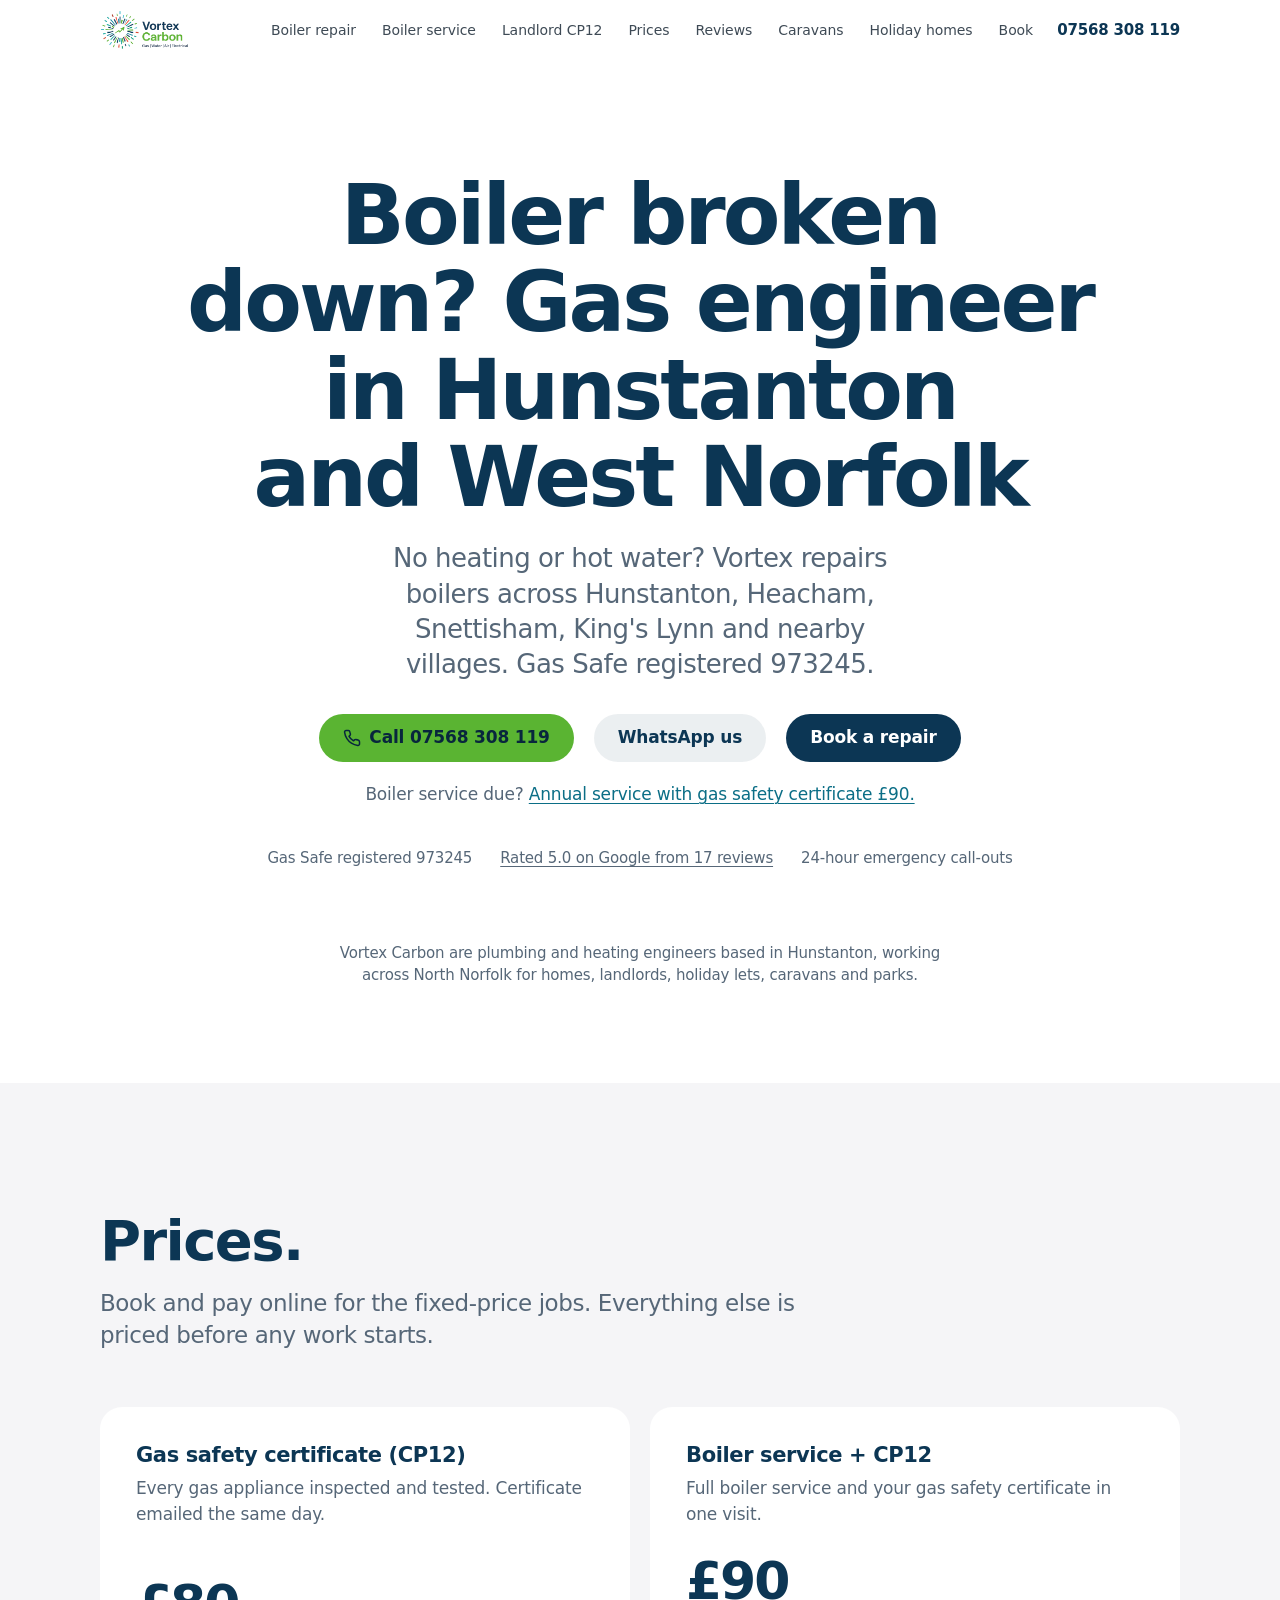
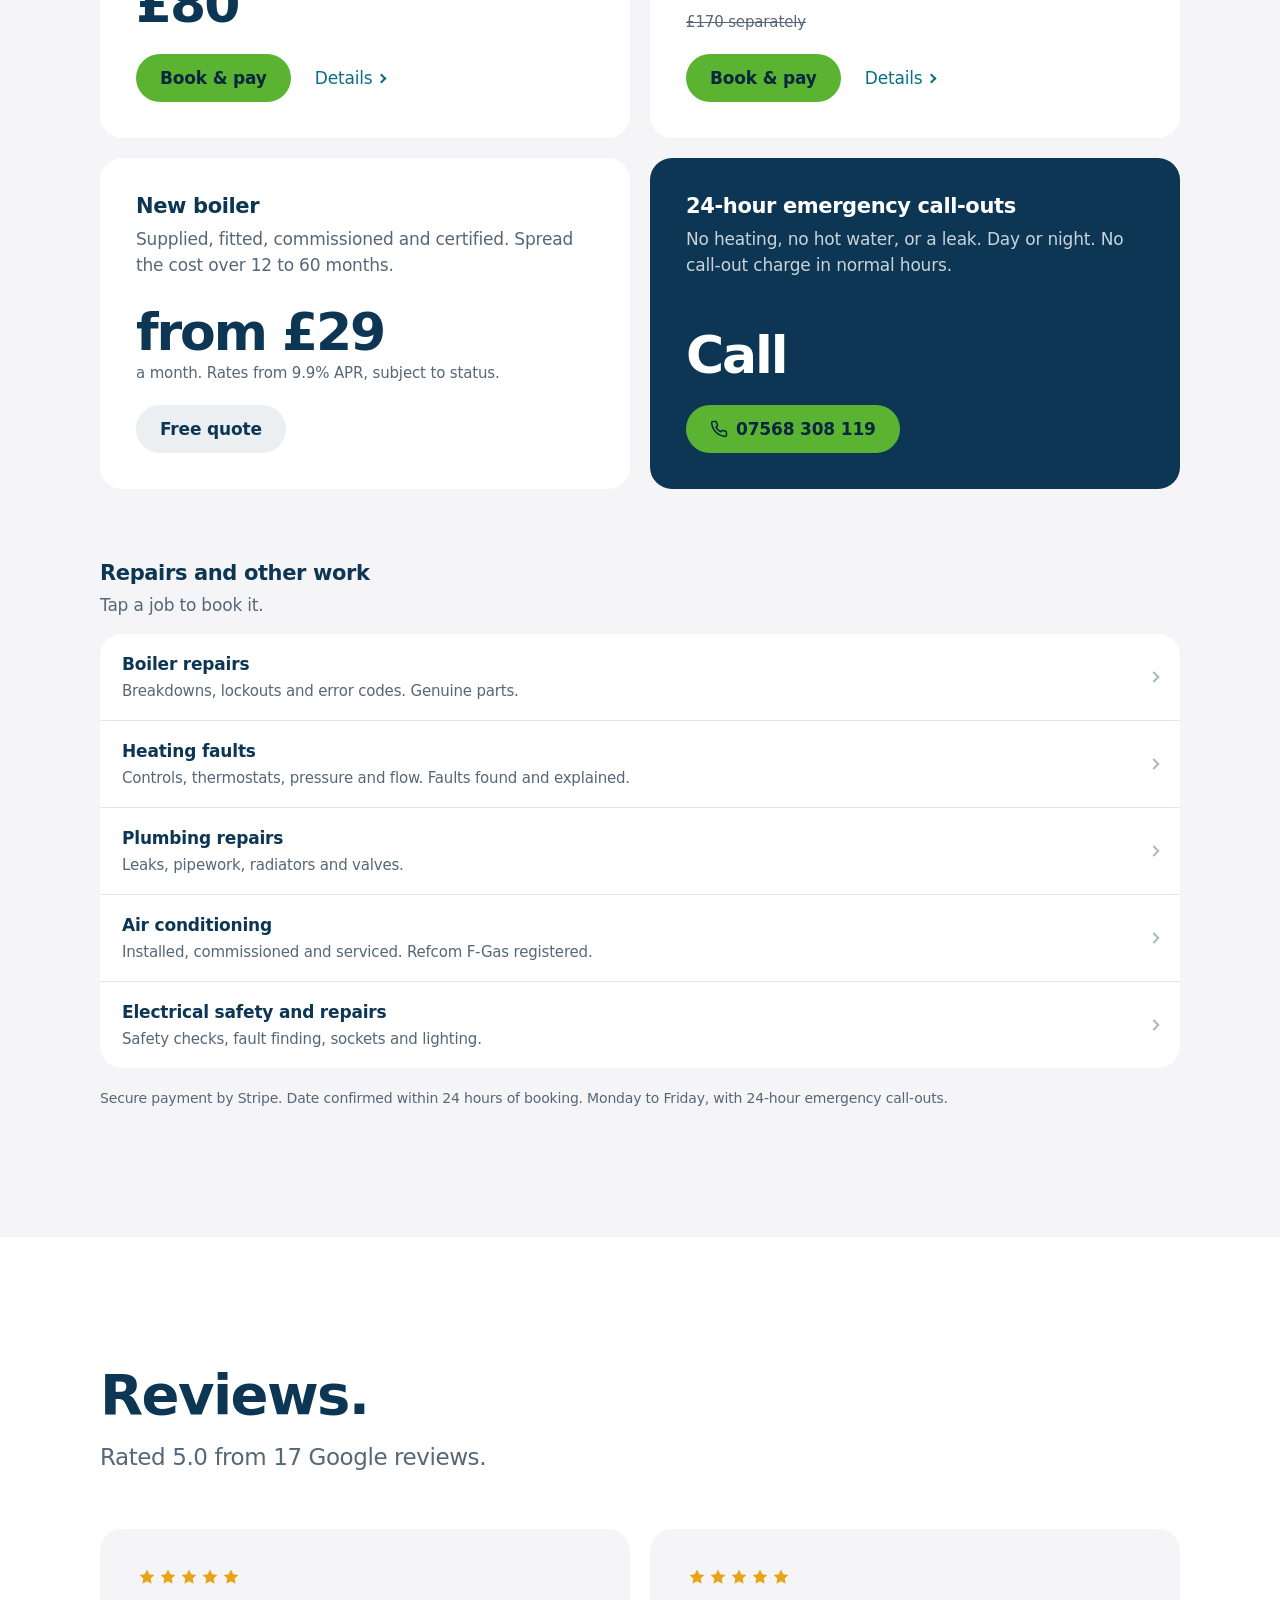
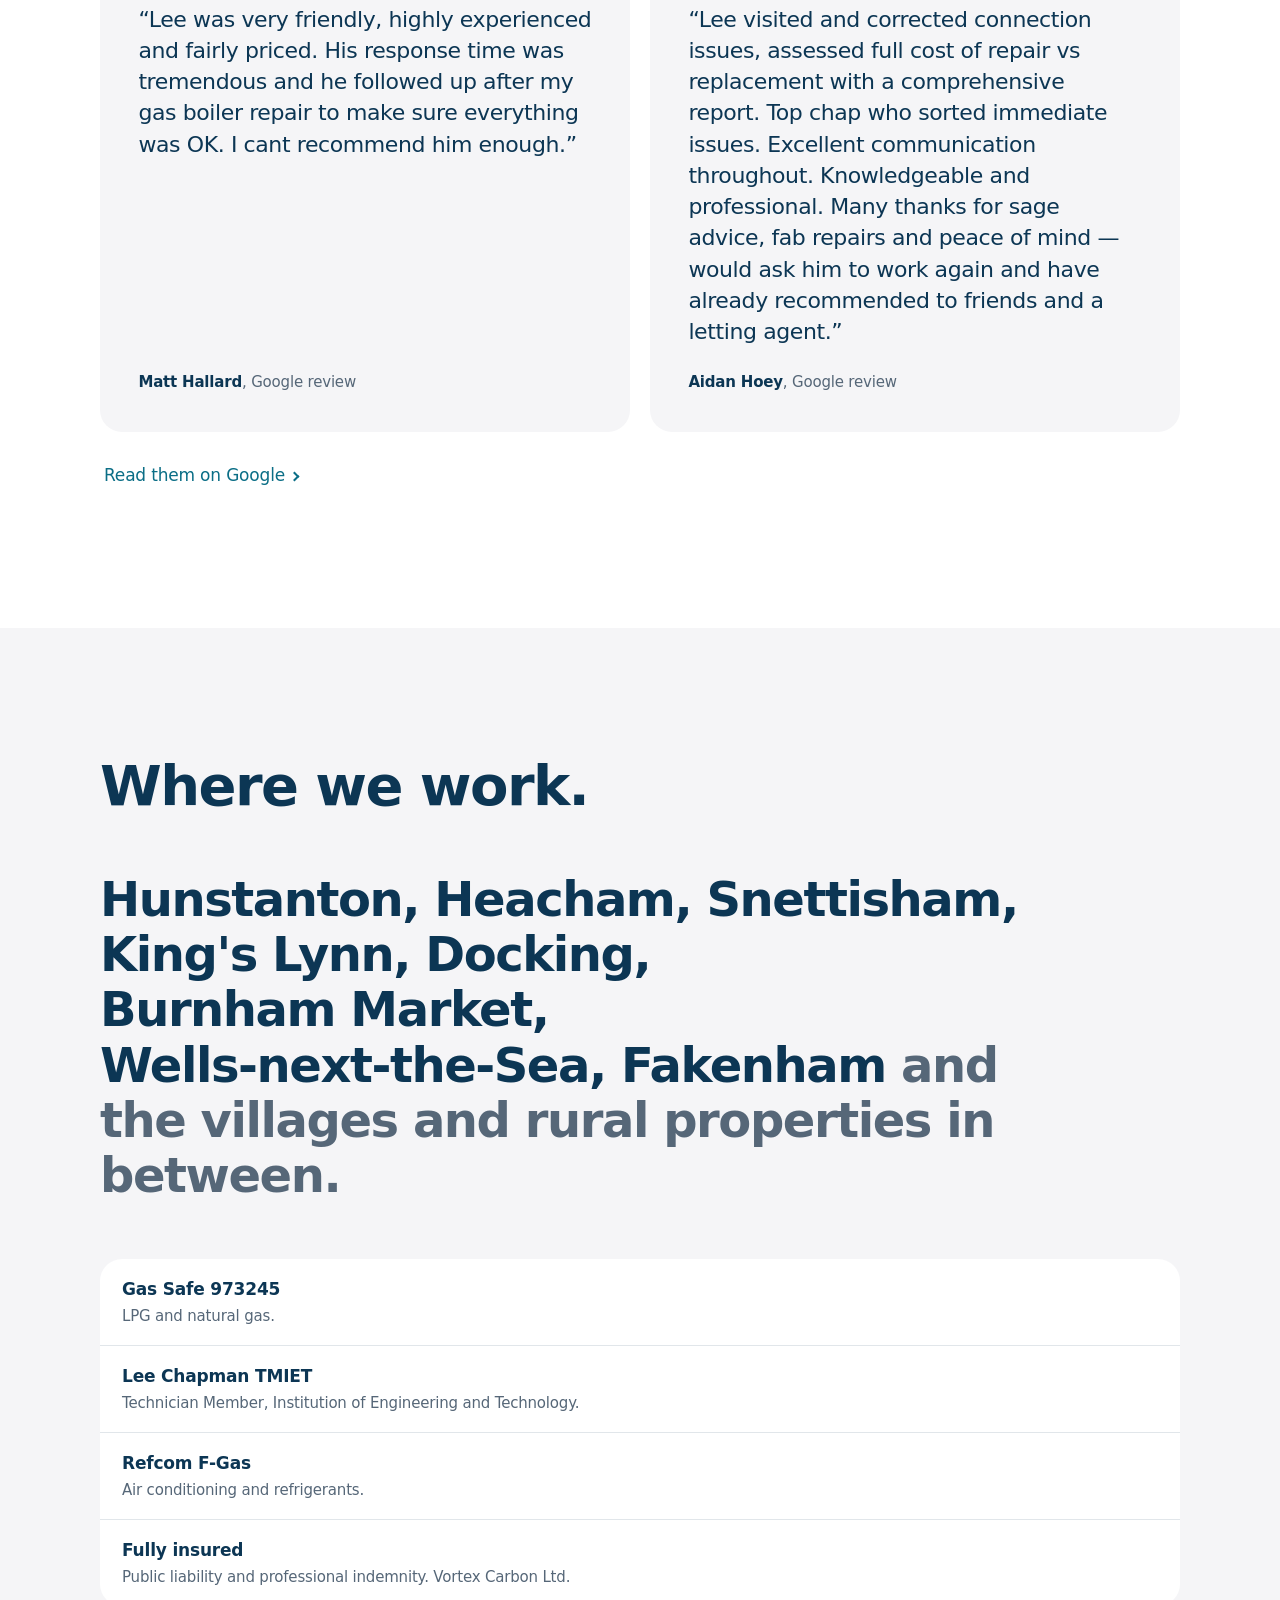
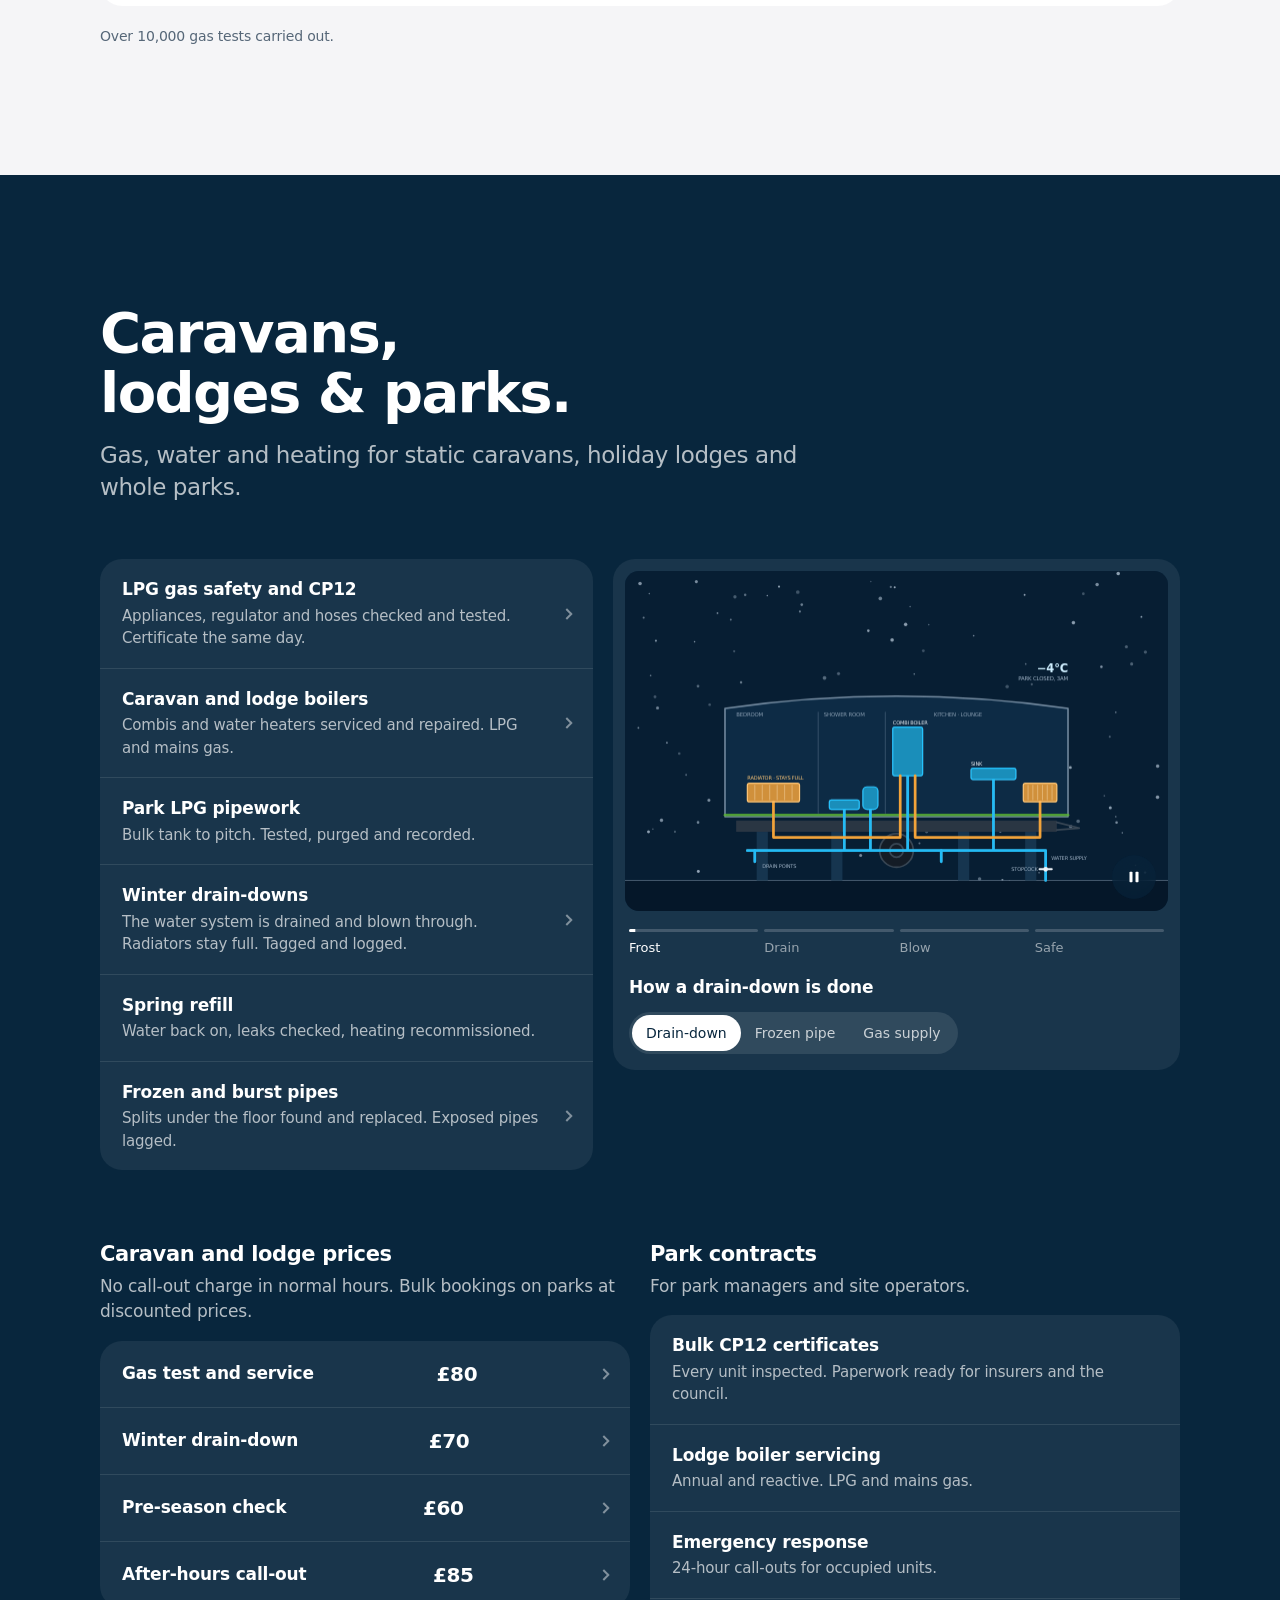
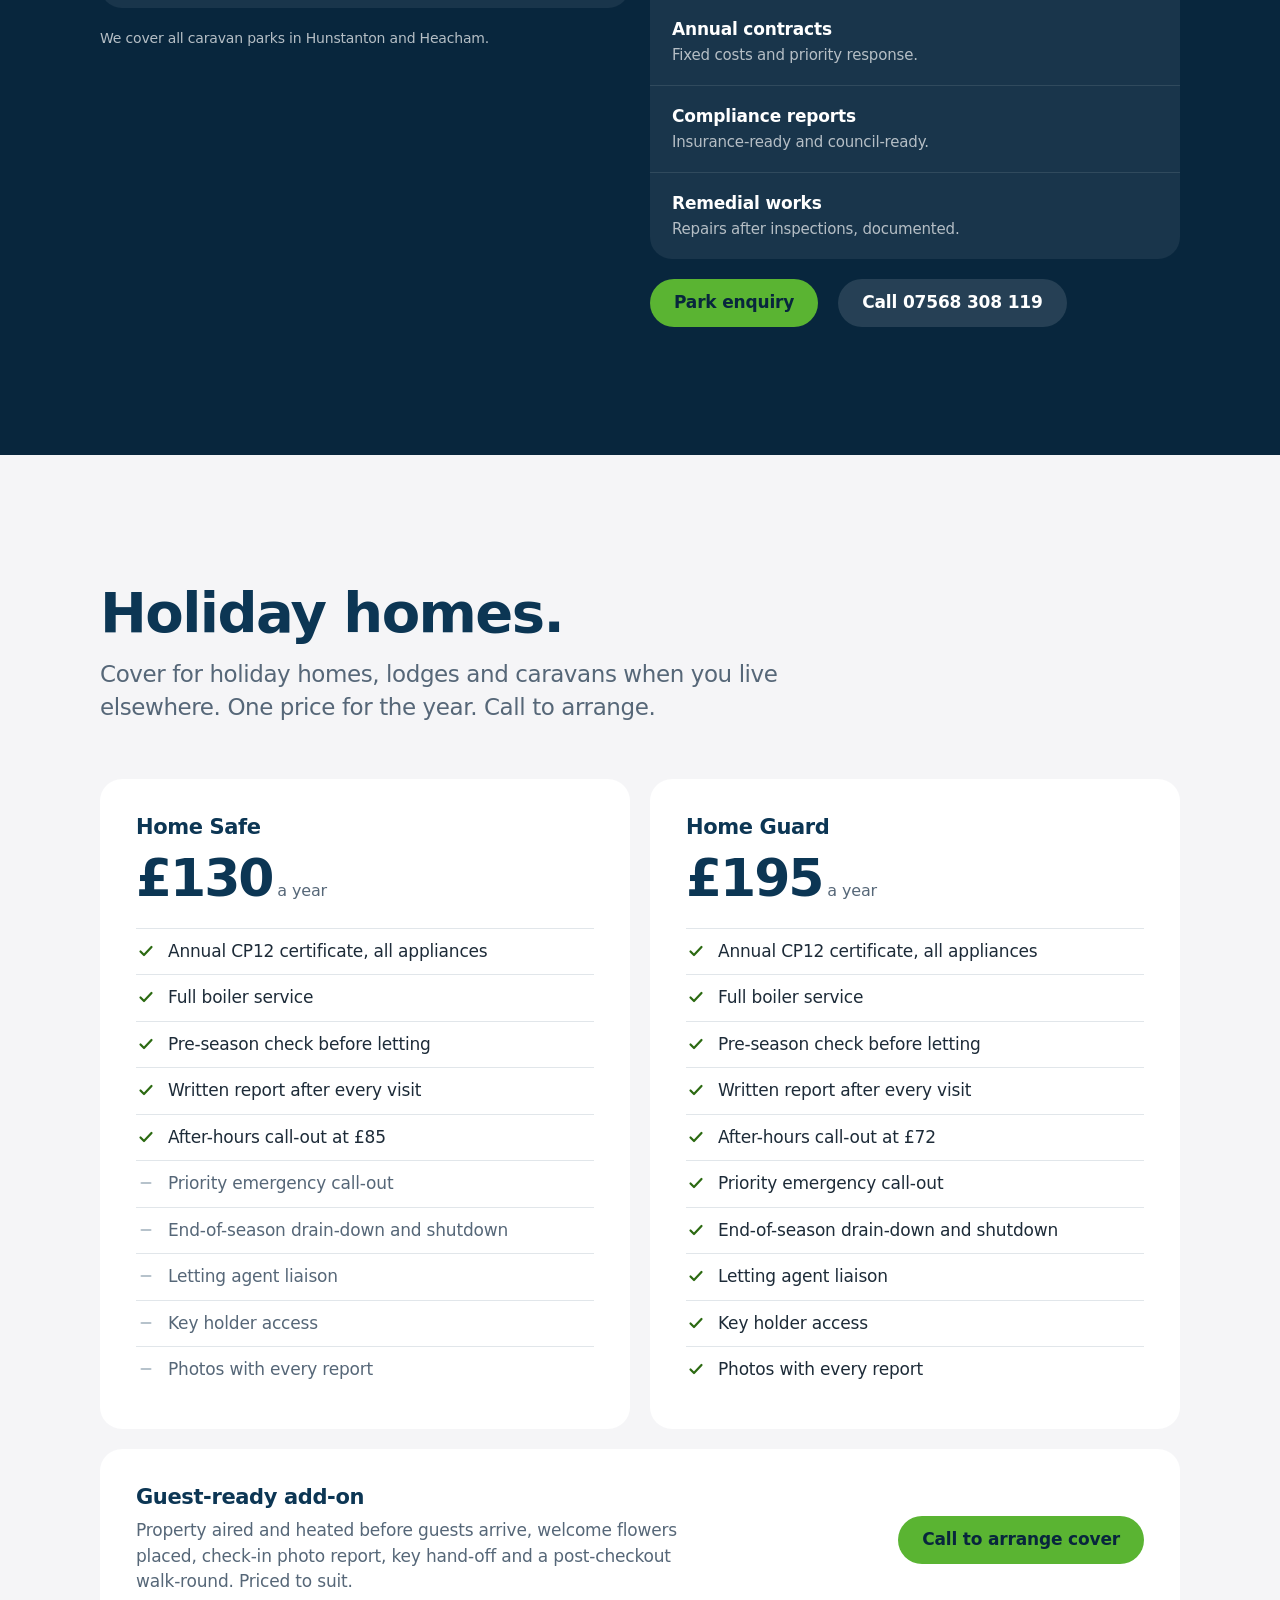
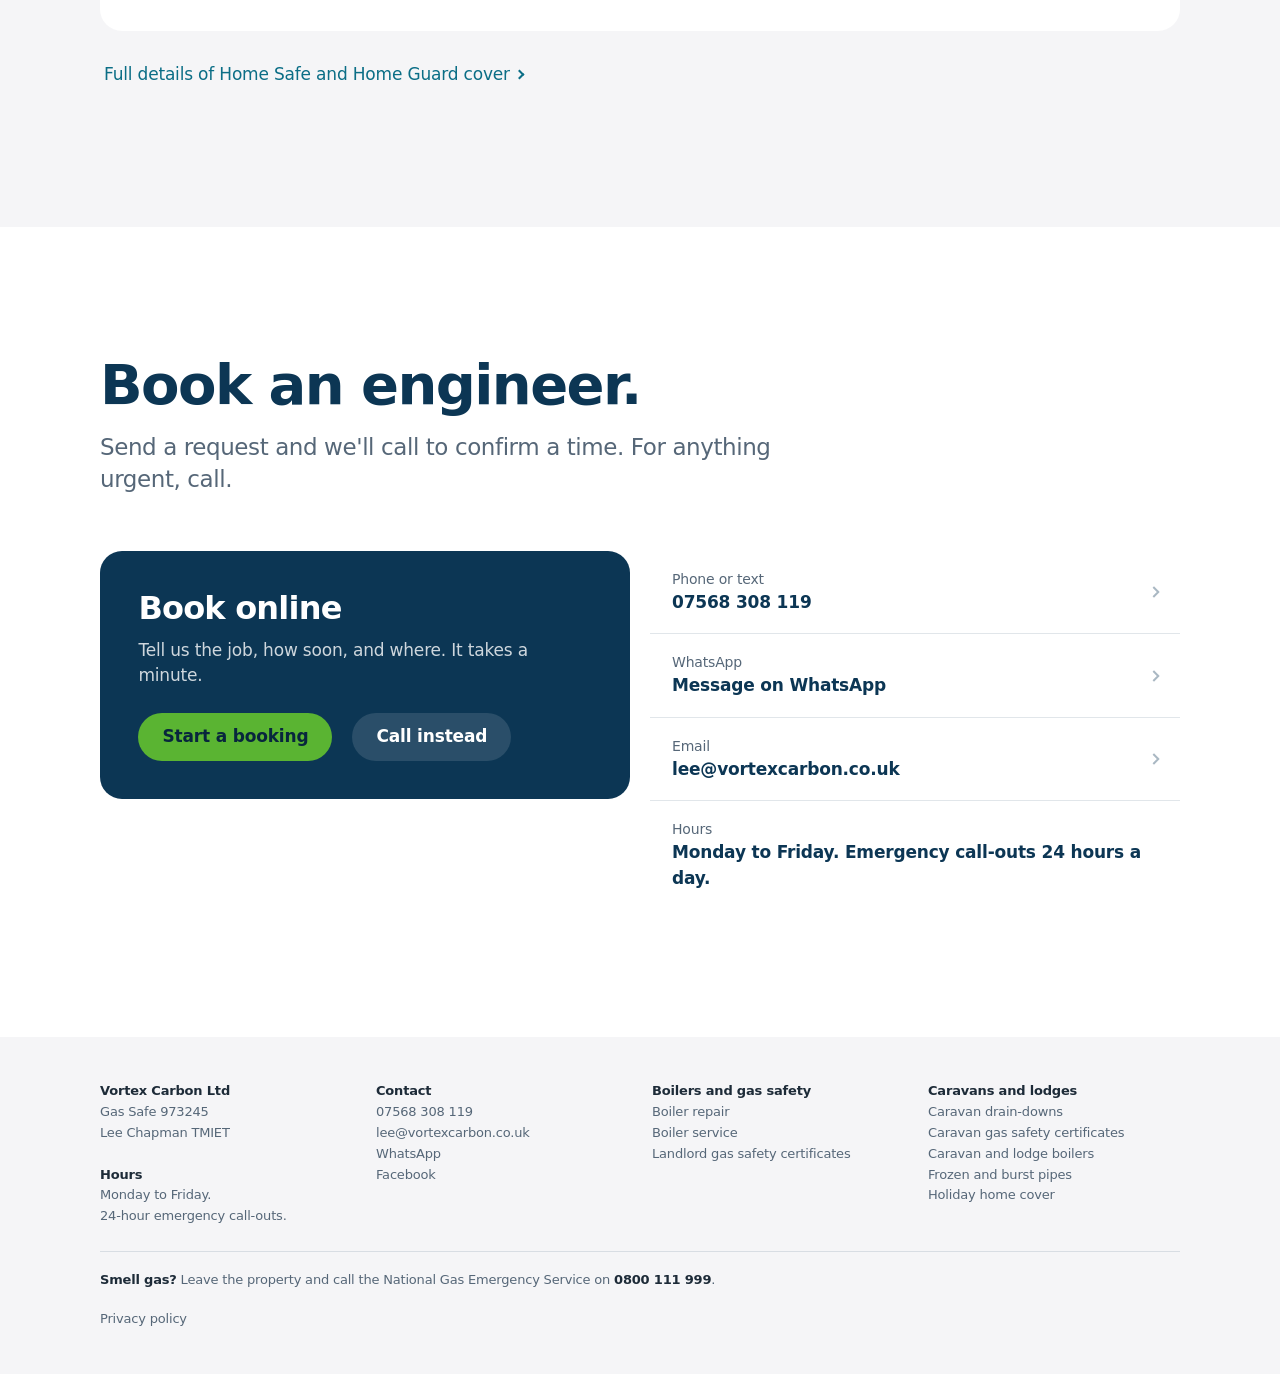
<file: index.html>
<!doctype html>
<html lang="en-GB">
<head>
<meta charset="utf-8">
<meta name="viewport" content="width=device-width,initial-scale=1,viewport-fit=cover">
<link rel="canonical" href="https://vortexcarbon.co.uk/">
<meta property="og:type" content="website">
<meta property="og:site_name" content="Vortex Carbon">
<meta property="og:title" content="Boiler Repair and Gas Engineer in Hunstanton and King&#x27;s Lynn | Vortex Carbon">
<meta property="og:description" content="Boiler repairs, boiler servicing and gas safety certificates in Hunstanton, Heacham, Snettisham, King&#x27;s Lynn and West Norfolk. Gas Safe registered 973245. Call 07568 308 119.">
<meta property="og:image" content="https://vortexcarbon.co.uk/og-image.png">
<meta property="og:url" content="https://vortexcarbon.co.uk/">
<meta name="twitter:card" content="summary_large_image">
<link rel="apple-touch-icon" href="/apple-touch-icon.png">
<script type="application/ld+json">{"@context": "https://schema.org", "@type": ["Plumber", "HVACBusiness"], "name": "Vortex Carbon Ltd", "url": "https://vortexcarbon.co.uk/", "telephone": "+447568308119", "email": "lee@vortexcarbon.co.uk", "image": "https://vortexcarbon.co.uk/og-image.png", "description": "Gas Safe registered gas engineer in Hunstanton, West Norfolk: boiler repairs, boiler servicing and landlord gas safety certificates across Hunstanton, Heacham, Snettisham, King's Lynn and nearby villages, plus services for static caravans, holiday lodges and parks.", "areaServed": ["Hunstanton", "Heacham", "Snettisham", "King's Lynn", "Docking", "Burnham Market", "Wells-next-the-Sea", "Fakenham", "West Norfolk", "North Norfolk"], "sameAs": ["https://www.facebook.com/profile.php?id=61589798134793"], "openingHours": "Mo-Fr", "aggregateRating": {"@type": "AggregateRating", "ratingValue": "5.0", "reviewCount": "17"}, "@id": "https://vortexcarbon.co.uk/#business", "logo": "https://vortexcarbon.co.uk/logo.webp", "address": {"@type": "PostalAddress", "addressLocality": "Hunstanton", "addressRegion": "Norfolk", "addressCountry": "GB"}, "knowsAbout": ["Boiler repair", "Boiler servicing", "Landlord gas safety certificate (CP12)", "Static caravan drain-down", "LPG gas safety certificate", "Caravan boiler service", "Holiday lodge boiler service", "Frozen and burst pipe repair", "Air conditioning"], "hasOfferCatalog": {"@type": "OfferCatalog", "name": "Caravan, lodge and home services", "itemListElement": [{"@type": "Offer", "price": "70", "priceCurrency": "GBP", "itemOffered": {"@type": "Service", "name": "Caravan and lodge winter drain-down"}, "url": "https://vortexcarbon.co.uk/caravan-drain-down/"}, {"@type": "Offer", "price": "80", "priceCurrency": "GBP", "itemOffered": {"@type": "Service", "name": "Caravan gas test and service with gas safety certificate"}, "url": "https://vortexcarbon.co.uk/caravan-gas-safety-certificate/"}, {"@type": "Offer", "price": "60", "priceCurrency": "GBP", "itemOffered": {"@type": "Service", "name": "Caravan and lodge pre-season check"}}, {"@type": "Offer", "price": "85", "priceCurrency": "GBP", "itemOffered": {"@type": "Service", "name": "After-hours call-out"}, "url": "https://vortexcarbon.co.uk/caravan-lodge-boiler-service/"}, {"@type": "Offer", "price": "130", "priceCurrency": "GBP", "itemOffered": {"@type": "Service", "name": "Home Safe holiday home cover (per year)"}, "url": "https://vortexcarbon.co.uk/holiday-home-cover/"}, {"@type": "Offer", "price": "195", "priceCurrency": "GBP", "itemOffered": {"@type": "Service", "name": "Home Guard holiday home cover (per year)"}, "url": "https://vortexcarbon.co.uk/holiday-home-cover/"}, {"@type": "Offer", "price": "80", "priceCurrency": "GBP", "itemOffered": {"@type": "Service", "name": "Landlord gas safety certificate (CP12)"}, "url": "https://vortexcarbon.co.uk/landlord-gas-safety-certificate/"}, {"@type": "Offer", "price": "90", "priceCurrency": "GBP", "itemOffered": {"@type": "Service", "name": "Annual boiler service with gas safety certificate"}, "url": "https://vortexcarbon.co.uk/boiler-service/"}]}}</script>
<title>Boiler Repair and Gas Engineer in Hunstanton and King&#x27;s Lynn | Vortex Carbon</title>
<meta name="description" content="Boiler broken down? Vortex repairs boilers in Hunstanton, Heacham, Snettisham, King&#x27;s Lynn and nearby villages. Boiler service with gas safety certificate £90. Gas Safe 973245.">
<meta name="theme-color" content="#FFFFFF">
<link rel="icon" type="image/png" href="[data-uri]">
<style>
:root{
  --navy:#0C3654; --night:#08263D; --ink:#0C3654; --text:#1D2B38; --soft:#566778; --line:rgba(12,54,84,.12);
  --bg:#FFFFFF; --alt:#F5F5F7; --tile:#FFFFFF; --green:#5AB432; --green-ink:#2C6A12; --cyan:#2AB4C6;
  --f:system-ui,-apple-system,BlinkMacSystemFont,"SF Pro Text","Segoe UI",Roboto,"Helvetica Neue",Arial,sans-serif;
  --gut:max(16px,env(safe-area-inset-left)); --max:1120px; --r:22px;
}
*,*::before,*::after{box-sizing:border-box}
html{-webkit-text-size-adjust:100%;scroll-padding-top:64px}
body{margin:0;background:var(--bg);color:var(--text);font:400 1.0625rem/1.5 var(--f);letter-spacing:-.011em;-webkit-font-smoothing:antialiased;overflow-x:hidden;font-variant-numeric:tabular-nums}
::selection{background:rgba(42,180,198,.3)}
input,textarea,select{caret-color:var(--navy)}
a{color:inherit;text-underline-offset:.2em;text-decoration-thickness:1px}
:focus-visible{outline:3px solid var(--cyan);outline-offset:3px;border-radius:6px}
img,svg{display:block;max-width:100%}
h1,h2,h3{margin:0;color:var(--ink);font-weight:700;text-wrap:balance}
h1{font-size:clamp(2.6rem,7.2vw,5.25rem);line-height:1.04;letter-spacing:-.035em}
h2{font-size:clamp(2.1rem,5vw,3.5rem);line-height:1.07;letter-spacing:-.028em}
h3{font-size:1.3125rem;line-height:1.2;letter-spacing:-.018em;font-weight:650}
p{margin:0}
.wrap{max-width:var(--max);margin:0 auto;padding-inline:max(20px,var(--gut))}
.sr{position:absolute;width:1px;height:1px;overflow:hidden;clip:rect(0 0 0 0);white-space:nowrap}
.nw{white-space:nowrap}
section{padding-block:clamp(72px,10vw,128px)}
.alt{background:var(--alt)}
.head{max-width:44rem;margin-bottom:clamp(36px,5vw,56px)}
.head p{margin-top:16px;font-size:clamp(1.1875rem,2vw,1.4375rem);line-height:1.4;letter-spacing:-.018em;color:var(--soft)}
.c{text-align:center;margin-inline:auto}

/* buttons: capsules that answer on press, not on release */
.btn{display:inline-flex;align-items:center;justify-content:center;gap:8px;min-height:48px;padding:0 24px;border-radius:999px;border:0;background:var(--navy);color:#fff;font:600 1.0625rem/1 var(--f);letter-spacing:-.01em;text-decoration:none;cursor:pointer;white-space:nowrap;-webkit-tap-highlight-color:transparent;transition:transform .1s ease-out,background-color .15s ease}
.btn.go{background:var(--green);color:var(--night)}
.btn.soft{background:rgba(12,54,84,.08);color:var(--navy)}
.btn svg{width:18px;height:18px}
.btn:active,.tile.tap:active,.list a:active{transform:scale(.97)}
@media (hover:hover){ .btn:hover{background:#174A70} .btn.go:hover{background:#66C23C} .btn.soft:hover{background:rgba(12,54,84,.13)} }
.more{display:inline-flex;align-items:center;gap:4px;color:#0B6E86;font-weight:500;text-decoration:none;font-size:1.0625rem;min-height:48px;padding:0 4px;-webkit-tap-highlight-color:transparent}
.more::after{content:"";width:7px;height:7px;border:solid currentColor;border-width:2px 2px 0 0;transform:rotate(45deg);margin-left:2px}
.more:hover{text-decoration:underline}
.row{display:flex;flex-wrap:wrap;align-items:center;gap:12px 20px}
.row.c{justify-content:center}

/* header: a translucent layer the page scrolls under */
.top{position:sticky;top:0;z-index:30;background:rgba(255,255,255,.74);-webkit-backdrop-filter:blur(20px) saturate(180%);backdrop-filter:blur(20px) saturate(180%);transition:box-shadow .2s ease}
.top.edge{box-shadow:0 1px 0 rgba(12,54,84,.08),0 6px 18px -12px rgba(12,54,84,.25)}
.top .wrap{display:flex;align-items:center;gap:24px;height:60px}
.logo img{height:40px;width:auto}
.top nav{display:flex;gap:26px;margin-left:auto;font-size:.875rem;letter-spacing:-.005em}
.top nav a{text-decoration:none;color:var(--text);opacity:.85}
.top nav a{white-space:nowrap}
@media (max-width:1180px){ .top nav{gap:16px;margin-right:16px} }
.top nav a:hover{opacity:1}
.top .tel{font-weight:650;font-size:.9375rem;text-decoration:none;color:var(--navy)}
@media (max-width:980px){ .top nav{display:none} .top .tel{margin-left:auto} }

/* opening */
.open{padding-block:clamp(56px,9vw,112px) clamp(56px,8vw,96px);text-align:center}
#latest .say{max-width:34rem;margin:20px auto 0;font-size:clamp(1.25rem,2.2vw,1.625rem);line-height:1.35;letter-spacing:-.02em;color:var(--soft)}
#latest .row{justify-content:center;margin-top:32px}
#latest .next{margin-top:20px;font-size:1.0625rem;color:var(--soft)}
#latest .next a{color:#0B6E86;font-weight:500}
.trust{display:flex;flex-wrap:wrap;justify-content:center;gap:8px 28px;margin-top:40px;font-size:.9375rem;color:var(--soft)}
.trust a{color:inherit}
.who{max-width:38rem;margin:clamp(48px,7vw,72px) auto 0;font-size:.9375rem;color:var(--soft)}

/* price tiles: a grid on a laptop, a swipe row on a phone */
.tiles{display:grid;grid-template-columns:repeat(2,minmax(0,1fr));gap:20px}
.tile{position:relative;display:flex;flex-direction:column;background:var(--tile);border-radius:var(--r);padding:clamp(26px,3vw,36px);transition:transform .1s ease-out}
.tile h3{margin-bottom:8px}
.tile p{color:var(--soft)}
.tile .p{margin-top:auto;padding-top:28px;font-size:clamp(2.5rem,4.6vw,3.25rem);font-weight:700;letter-spacing:-.04em;line-height:1;color:var(--ink)}
.tile .p small{display:block;margin-top:8px;font-size:.9375rem;font-weight:500;letter-spacing:-.01em;color:var(--soft)}
.tile .p s{text-decoration-thickness:1px}
.tile .row{margin-top:24px}
.tile.dk{background:var(--navy);color:rgba(255,255,255,.78)}
.tile.dk h3,.tile.dk .p{color:#fff}
.tile.dk p{color:rgba(255,255,255,.78)}
@media (max-width:760px){
  .swipe.swipe{display:grid;grid-auto-flow:column;grid-auto-columns:84%;grid-template-columns:none;gap:14px;overflow-x:auto;scroll-snap-type:x mandatory;overscroll-behavior-x:contain;scrollbar-width:none;margin-inline:-20px;padding:4px 20px 8px;scroll-padding-inline:20px}
  .swipe::-webkit-scrollbar{display:none}
  .swipe > *{scroll-snap-align:start}
}
.dots{display:none}
@media (max-width:760px){ .dots{display:flex;justify-content:center;gap:8px;margin-top:18px} .dots i{width:7px;height:7px;border-radius:50%;background:rgba(12,54,84,.22);transition:background-color .2s ease,transform .2s ease} .dots i.on{background:var(--navy)} }

/* grouped lists, like a settings screen */
.list{list-style:none;margin:0;padding:0;background:var(--tile);border-radius:var(--r);overflow:hidden}
.list li + li{border-top:1px solid var(--line)}
.list li > *{display:flex;align-items:center;gap:16px;padding:18px 22px;min-height:64px;text-decoration:none}
.list a{-webkit-tap-highlight-color:transparent;transition:background-color .15s ease,transform .1s ease-out}
.list a:hover{background:rgba(12,54,84,.03)}
.list a::after{content:"";flex:none;width:8px;height:8px;margin-left:auto;border:solid rgba(12,54,84,.35);border-width:2px 2px 0 0;transform:rotate(45deg)}
.list .t{display:block;font-weight:600;color:var(--ink)}
.list .d{display:block;color:var(--soft);font-size:.9375rem;margin-top:2px}
.list b.pr{margin-left:auto;font-size:1.25rem;font-weight:700;letter-spacing:-.02em;color:var(--ink);white-space:nowrap}
.sub{margin:clamp(48px,6vw,72px) 0 16px}
.sub p{color:var(--soft);margin-top:6px}
.small{margin-top:20px;font-size:.875rem;color:var(--soft)}

/* caravans: the dark chapter */
.dark{background:var(--night);color:rgba(255,255,255,.8)}
.dark h2,.dark h3{color:#fff}
.dark .head p,.dark .sub p,.dark .small{color:rgba(255,255,255,.7)}
.dark .list{background:rgba(255,255,255,.07)}
.dark .list li + li{border-color:rgba(255,255,255,.1)}
.dark .list .t,.dark .list b.pr{color:#fff}
.dark .list .d{color:rgba(255,255,255,.68)}
.dark .list a:hover{background:rgba(255,255,255,.04)}
.dark .list a::after{border-color:rgba(255,255,255,.45)}
.dark .more{color:#7FD3E0}
.dark .btn.soft{background:rgba(255,255,255,.12);color:#fff}
.cv{display:grid;grid-template-columns:minmax(0,1fr) minmax(0,1.15fr);gap:20px;align-items:start}
@media (max-width:900px){ .cv{grid-template-columns:minmax(0,1fr)} }
.cv2{display:grid;grid-template-columns:repeat(2,minmax(0,1fr));gap:20px;align-items:start}
@media (max-width:900px){ .cv2{grid-template-columns:minmax(0,1fr)} }
.cv2 .sub{margin-top:0}
.cvwrap{margin-top:clamp(48px,6vw,72px)}

/* the film tile */
#cfilm{margin:0;background:rgba(255,255,255,.07);border-radius:var(--r);padding:12px;scroll-margin-top:72px}
.film{position:relative;aspect-ratio:16/10;border-radius:14px;overflow:hidden;background:#0A2A43}
.film canvas{width:100%;height:100%}
.pp{position:absolute;right:12px;bottom:12px;width:44px;height:44px;border-radius:50%;border:0;display:grid;place-items:center;background:rgba(8,38,61,.55);-webkit-backdrop-filter:blur(12px);backdrop-filter:blur(12px);color:#fff;cursor:pointer;transition:transform .1s ease-out}
.pp:active{transform:scale(.92)}
.pp svg{width:18px;height:18px}
.pp .i-play,.paused .pp .i-pause{display:none}
.paused .pp .i-play{display:block}
.steps{list-style:none;margin:12px 0 0;padding:0 4px;display:flex;gap:6px}
.steps li{flex:1;min-width:0}
.steps button{width:100%;background:none;border:0;padding:6px 0;color:rgba(255,255,255,.55);font:500 .8125rem/1.2 var(--f);text-align:left;cursor:pointer}
.steps button[data-on]{color:#fff}
.steps i{display:block;height:3px;border-radius:2px;background:rgba(255,255,255,.18);overflow:hidden;margin-bottom:8px}
.steps b{display:block;height:100%;background:#fff;transform-origin:left;transform:scaleX(0)}
.steps span{display:block;overflow:hidden;text-overflow:ellipsis;white-space:nowrap}
#cfilm figcaption{display:flex;flex-wrap:wrap;align-items:center;justify-content:space-between;gap:12px;padding:12px 4px 4px}
#filmCap{color:#fff;font-weight:600}
.pick{display:inline-flex;padding:3px;border-radius:999px;background:rgba(255,255,255,.1)}
.pick button{border:0;background:none;color:rgba(255,255,255,.75);font:500 .875rem/1 var(--f);padding:10px 14px;border-radius:999px;cursor:pointer;min-height:36px;transition:background-color .2s ease,color .2s ease}
.pick button[aria-pressed="true"]{background:#fff;color:var(--night)}

/* holiday home cover */
.plans{display:grid;grid-template-columns:repeat(2,minmax(0,1fr));gap:20px}
.plan{background:var(--tile);border-radius:var(--r);padding:clamp(26px,3vw,36px)}
.plan .p{font-size:clamp(2.5rem,5vw,3.25rem);font-weight:700;letter-spacing:-.04em;line-height:1;color:var(--ink);margin-top:12px}
.plan .p small{font-size:1rem;font-weight:500;letter-spacing:-.01em;color:var(--soft)}
.plan ul{list-style:none;margin:24px 0 0;padding:0}
.plan li{display:flex;gap:12px;align-items:flex-start;padding:10px 0;border-top:1px solid var(--line)}
.plan li svg{flex:none;width:20px;height:20px;margin-top:2px;color:var(--green-ink)}
.plan li.no{color:var(--soft)}
.plan li.no svg{color:rgba(12,54,84,.3)}
@media (max-width:640px){ .plans{grid-template-columns:minmax(0,1fr)} }
.addon{margin-top:20px;background:var(--tile);border-radius:var(--r);padding:clamp(26px,3vw,36px);display:grid;grid-template-columns:minmax(0,1fr) auto;gap:20px 40px;align-items:center}
.addon p{color:var(--soft);margin-top:8px;max-width:52ch}
@media (max-width:640px){ .addon{grid-template-columns:minmax(0,1fr)} }

/* reviews */
.quotes{display:grid;grid-template-columns:repeat(2,minmax(0,1fr));gap:20px}
.quote{margin:0;background:var(--alt);border-radius:var(--r);padding:clamp(26px,3vw,40px);display:flex;flex-direction:column}
.quote blockquote{margin:0;font-size:clamp(1.1875rem,1.8vw,1.375rem);line-height:1.42;letter-spacing:-.018em;color:var(--ink)}
.quote figcaption{margin-top:auto;padding-top:24px;color:var(--soft);font-size:.9375rem}
.quote figcaption b{color:var(--ink);font-weight:600}
.stars{display:flex;gap:3px;margin-bottom:18px;color:#E8A317}
.stars svg{width:18px;height:18px}

/* areas */
.towns{font-size:clamp(1.75rem,4.2vw,3rem);line-height:1.15;letter-spacing:-.03em;font-weight:700;color:var(--ink);max-width:28ch}
.towns span.v{color:var(--soft);font-weight:600}
.creds{margin-top:clamp(40px,5vw,56px)}

/* booking: a sheet that follows the finger */
.bk{display:grid;grid-template-columns:minmax(0,1fr) minmax(0,1fr);gap:20px;align-items:start}
@media (max-width:820px){ .bk{grid-template-columns:minmax(0,1fr)} }
.bk .start{background:var(--navy);color:rgba(255,255,255,.8);border-radius:var(--r);padding:clamp(26px,3vw,40px)}
.bk .start h3{color:#fff;font-size:clamp(1.5rem,2.6vw,2rem);letter-spacing:-.025em}
.bk .start p{margin:10px 0 24px}
.contact .t{font-weight:500;color:var(--soft);font-size:.875rem}
.contact .d{color:var(--ink);font-size:1.0625rem;font-weight:600;margin:0}
.contact span{display:block}

#sheet{background:var(--bg);border-radius:var(--r);padding:clamp(22px,3vw,36px)}
#sheet .grab{display:none}
#sheet .sh{display:flex;align-items:center;justify-content:space-between;gap:16px;margin-bottom:20px}
#sheet .x{display:none}
.scrim{display:none}
.js #sheet{position:fixed;z-index:60;left:0;right:0;bottom:-48px;margin-inline:auto;width:min(640px,100%);max-height:calc(100dvh - 24px + 48px);overflow:auto;overscroll-behavior:contain;padding:0 clamp(20px,3vw,32px) calc(48px + 28px + env(safe-area-inset-bottom));border-radius:16px 16px 0 0;box-shadow:0 -10px 40px rgba(8,38,61,.22);transform:translateY(110%);visibility:hidden;will-change:transform}
.js #sheet.on{visibility:visible}
.js #sheet .grab{display:block;position:sticky;top:0;z-index:2;margin:0 calc(-1 * clamp(20px,3vw,32px));padding:10px 0 0;background:var(--bg);touch-action:none;cursor:grab}
.js #sheet .grab i{display:block;width:40px;height:5px;border-radius:3px;background:rgba(12,54,84,.22);margin:0 auto}
.js #sheet .sh{position:sticky;top:15px;z-index:2;background:var(--bg);padding:14px 0 16px;margin:0 0 4px;touch-action:none;cursor:grab}
.js #sheet .x{display:grid;place-items:center;width:36px;height:36px;border-radius:50%;border:0;background:rgba(12,54,84,.08);color:var(--navy);cursor:pointer;flex:none}
.js #sheet .x svg{width:14px;height:14px}
.js .scrim{display:block;position:fixed;inset:0;z-index:55;background:rgba(8,38,61,.42);opacity:0;visibility:hidden}
.js .scrim.on{visibility:visible}
.js #sheet.drag,.js #sheet.drag *{user-select:none;cursor:grabbing}
.lock{overflow:hidden}

/* form */
.f{display:grid;gap:6px;margin-bottom:16px;border:0;padding:0;min-width:0}
.f label,.f legend{font-weight:600;font-size:.9375rem;color:var(--ink);padding:0}
.f input,.f select,.f textarea{width:100%;min-height:50px;padding:12px 14px;border:0;border-radius:12px;background:var(--alt);color:var(--text);font:400 1.0625rem/1.3 var(--f);letter-spacing:-.01em;box-shadow:inset 0 0 0 1px transparent;transition:box-shadow .15s ease,background-color .15s ease;-webkit-appearance:none;appearance:none}
.f select{background-image:linear-gradient(45deg,transparent 50%,var(--navy) 50%),linear-gradient(135deg,var(--navy) 50%,transparent 50%);background-position:calc(100% - 22px) 22px,calc(100% - 16px) 22px;background-size:6px 6px;background-repeat:no-repeat;padding-right:40px}
.f textarea{min-height:96px;resize:vertical}
.f input:focus,.f select:focus,.f textarea:focus{outline:none;background:#fff;box-shadow:inset 0 0 0 2px var(--cyan)}
.f.bad input,.f.bad select{box-shadow:inset 0 0 0 2px #C8352A;background:#FFF5F4}
.err{color:#B02A20;font-size:.875rem;font-weight:500}
.err:empty{display:none}
.two{display:grid;grid-template-columns:repeat(2,minmax(0,1fr));gap:0 12px}
@media (max-width:480px){ .two{grid-template-columns:minmax(0,1fr)} }
.seg{display:grid;grid-template-columns:repeat(2,minmax(0,1fr));gap:4px;padding:4px;border-radius:14px;background:var(--alt);margin-top:4px}
.seg label{position:relative;display:grid;place-items:center;min-height:44px;padding:8px;border-radius:10px;font-weight:500;font-size:.9375rem;color:var(--text);cursor:pointer;text-align:center;transition:background-color .2s ease,box-shadow .2s ease}
.seg input{position:absolute;opacity:0;pointer-events:none}
.seg label:has(input:checked){background:#fff;color:var(--ink);font-weight:600;box-shadow:0 1px 3px rgba(8,38,61,.14)}
.seg label:has(input:focus-visible){outline:3px solid var(--cyan);outline-offset:1px}
.gas{display:flex;gap:12px;align-items:flex-start;background:#FFF1EF;color:#5E1B14;border-radius:14px;padding:14px 16px;margin:0 0 16px;font-size:.9375rem}
.gas svg{flex:none;width:22px;height:22px;color:#C8352A;margin-top:1px}
.gas[hidden]{display:none}
#send{width:100%;margin-top:4px}
.done{margin-top:20px;background:var(--alt);border-radius:16px;padding:20px}
.done[hidden]{display:none}
.done h3:focus{outline:none}
.done p{margin:6px 0 12px;color:var(--soft)}
#form [hidden]{display:none!important}
.priv{margin:12px 0 0;font-size:.875rem;color:var(--soft)}
.priv a{color:inherit}
.done pre{margin:0 0 16px;white-space:pre-wrap;font:400 .9375rem/1.5 var(--f);color:var(--text)}

/* footer */
footer{background:var(--alt);color:var(--soft);font-size:.8125rem;line-height:1.6;padding:44px 0 calc(110px + env(safe-area-inset-bottom))}
footer .cols{display:grid;grid-template-columns:repeat(4,minmax(0,1fr));gap:24px;padding-bottom:24px;border-bottom:1px solid var(--line)}
footer b{color:var(--text);font-weight:600}
footer a{text-decoration:none}
footer a:hover{text-decoration:underline}
footer .gasline{padding-top:18px}
@media (max-width:760px){ footer .cols{grid-template-columns:repeat(2,minmax(0,1fr))} }
@media (min-width:981px){ footer{padding-bottom:44px} }

/* phone: a floating bar of glass */
.bar-m{position:fixed;z-index:40;left:12px;right:12px;bottom:calc(12px + env(safe-area-inset-bottom));display:grid;grid-template-columns:1fr 1fr 1.3fr;gap:6px;padding:6px;border-radius:999px;background:rgba(255,255,255,.72);-webkit-backdrop-filter:blur(20px) saturate(180%);backdrop-filter:blur(20px) saturate(180%);box-shadow:0 8px 30px rgba(8,38,61,.18),inset 0 1px 0 rgba(255,255,255,.6)}
.bar-m .btn{min-height:46px;padding:0 10px;font-size:1rem}
@media (min-width:981px){ .bar-m{display:none} }

@media (prefers-reduced-transparency:reduce){
  .top,.bar-m{background:#fff;-webkit-backdrop-filter:none;backdrop-filter:none}
}
@media (prefers-contrast:more){
  .top,.bar-m{background:#fff;-webkit-backdrop-filter:none;backdrop-filter:none;box-shadow:0 0 0 1px var(--navy)}
  .tile,.plan,.list,.quote{box-shadow:inset 0 0 0 1px var(--navy)}
}
@media (prefers-reduced-motion:reduce){
  .btn:active,.tile.tap:active,.list a:active,.pp:active{transform:none}
}
</style>

</head>
<body>
<svg width="0" height="0" style="position:absolute" aria-hidden="true"><defs>
  <symbol id="i-phone" viewBox="0 0 24 24" fill="none" stroke="currentColor" stroke-width="2" stroke-linecap="round" stroke-linejoin="round"><path d="M22 16.9v3a2 2 0 0 1-2.2 2 19.8 19.8 0 0 1-8.6-3.1 19.5 19.5 0 0 1-6-6A19.8 19.8 0 0 1 2.1 4.2 2 2 0 0 1 4.1 2h3a2 2 0 0 1 2 1.7c.1.9.4 1.8.7 2.7a2 2 0 0 1-.5 2.1L8 9.8a16 16 0 0 0 6 6l1.3-1.3a2 2 0 0 1 2.1-.4c.9.3 1.8.6 2.7.7a2 2 0 0 1 1.7 2z"/></symbol>
  <symbol id="i-warn" viewBox="0 0 24 24" fill="none" stroke="currentColor" stroke-width="2" stroke-linecap="round" stroke-linejoin="round"><path d="M10.3 3.9 1.8 18a2 2 0 0 0 1.7 3h17a2 2 0 0 0 1.7-3L13.7 3.9a2 2 0 0 0-3.4 0zM12 9v4M12 17h.01"/></symbol>
  <symbol id="i-yes" viewBox="0 0 20 20" fill="none" stroke="currentColor" stroke-width="2.2" stroke-linecap="round" stroke-linejoin="round"><path d="M4.5 10.5l3.5 3.5 7.5-8"/></symbol>
  <symbol id="i-no" viewBox="0 0 20 20" fill="none" stroke="currentColor" stroke-width="2" stroke-linecap="round"><path d="M5.5 10h9"/></symbol>
  <symbol id="i-star" viewBox="0 0 20 20" fill="currentColor"><path d="M10 1.8l2.5 5.2 5.7.8-4.1 4 1 5.7L10 14.8l-5.1 2.7 1-5.7-4.1-4 5.7-.8z"/></symbol>
</defs></svg>

<header class="top" id="hdr">
  <div class="wrap">
    <a class="logo" href="#top" aria-label="Vortex Carbon, back to top"><img src="[data-uri]" alt="Vortex Carbon: Gas, Water, Air, Electrical" width="91" height="40"></a>
    <nav aria-label="Main">
      <a href="/boiler-repair/">Boiler repair</a>
      <a href="/boiler-service/">Boiler service</a>
      <a href="/landlord-gas-safety-certificate/">Landlord CP12</a>
      <a href="#prices">Prices</a>
      <a href="#reviews">Reviews</a>
      <a href="#caravans">Caravans</a>
      <a href="#cover">Holiday homes</a>
      <a href="#book">Book</a>
    </nav>
    <a class="tel" href="tel:+447568308119">07568 308 119</a>
  </div>
</header>

<main id="top">
  <div class="open">
    <div class="wrap">
      <div id="latest">
        <h1>Boiler broken down? Gas engineer in Hunstanton and <span class="nw">West Norfolk</span></h1>
        <p class="say">No heating or hot water? Vortex repairs boilers across Hunstanton, Heacham, Snettisham, <span class="nw">King's Lynn</span> and nearby villages. Gas Safe registered 973245.</p>
        <div class="row"><a class="btn go" href="tel:+447568308119"><svg><use href="#i-phone"/></svg>Call 07568 308 119</a><a class="btn soft" href="https://wa.me/447568308119">WhatsApp us</a><a class="btn" href="#book" data-svc="Boiler repair">Book a repair</a></div>
        <p class="next">Boiler service due? <a href="/boiler-service/">Annual service with gas safety certificate £90.</a></p>
      </div>
      <p class="trust"><span>Gas Safe registered 973245</span><a href="#reviews">Rated 5.0 on Google from 17 reviews</a><span>24-hour emergency call-outs</span></p>
      <p class="who">Vortex Carbon are plumbing and heating engineers based in Hunstanton, working across North Norfolk for homes, landlords, holiday lets, caravans and parks.</p>
    </div>
  </div>

  <section class="alt" id="prices">
    <div class="wrap">
      <div class="head"><h2>Prices.</h2><p>Book and pay online for the fixed-price jobs. Everything else is priced before any work starts.</p></div>
      <div class="tiles swipe" data-dots="pd">
        <div class="tile"><h3>Gas safety certificate (CP12)</h3><p>Every gas appliance inspected and tested. Certificate emailed the same day.</p><p class="p">£80</p><div class="row"><a class="btn go" href="https://buy.stripe.com/4gMeVf2Xi5UE2F3b5s2Ry02" target="_blank" rel="noopener">Book &amp; pay</a><a class="more" href="/landlord-gas-safety-certificate/">Details</a></div></div>
        <div class="tile"><h3>Boiler service + CP12</h3><p>Full boiler service and your gas safety certificate in one visit.</p><p class="p">£90<small><s>£170 separately</s></small></p><div class="row"><a class="btn go" href="https://buy.stripe.com/00wdRb8hC1EocfDc9w2Ry01" target="_blank" rel="noopener">Book &amp; pay</a><a class="more" href="/boiler-service/">Details</a></div></div>
        <div class="tile"><h3>New boiler</h3><p>Supplied, fitted, commissioned and certified. Spread the cost over 12 to 60 months.</p><p class="p">from £29<small>a month. Rates from 9.9% APR, subject to status.</small></p><div class="row"><a class="btn soft" href="tel:+447568308119">Free quote</a></div></div>
        <div class="tile dk"><h3>24-hour emergency <span class="nw">call-outs</span></h3><p>No heating, no hot water, or a leak. Day or night. No call-out charge in normal hours.</p><p class="p">Call</p><div class="row"><a class="btn go" href="tel:+447568308119"><svg><use href="#i-phone"/></svg>07568 308 119</a></div></div>
      </div>
      <div class="dots" id="pd" aria-hidden="true"></div>

      <div class="sub"><h3>Repairs and other work</h3><p>Tap a job to book it.</p></div>
      <ul class="list">
        <li><a href="/boiler-repair/"><span><span class="t">Boiler repairs</span><span class="d">Breakdowns, lockouts and error codes. Genuine parts.</span></span></a></li>
        <li><a href="#book" data-svc="Heating fault"><span><span class="t">Heating faults</span><span class="d">Controls, thermostats, pressure and flow. Faults found and explained.</span></span></a></li>
        <li><a href="#book" data-svc="Plumbing repair"><span><span class="t">Plumbing repairs</span><span class="d">Leaks, pipework, radiators and valves.</span></span></a></li>
        <li><a href="#book" data-svc="Air conditioning"><span><span class="t">Air conditioning</span><span class="d">Installed, commissioned and serviced. Refcom F-Gas registered.</span></span></a></li>
        <li><a href="#book" data-svc="Electrical"><span><span class="t">Electrical safety and repairs</span><span class="d">Safety checks, fault finding, sockets and lighting.</span></span></a></li>
      </ul>
      <p class="small">Secure payment by Stripe. Date confirmed within 24 hours of booking. Monday to Friday, with 24-hour emergency call-outs.</p>
    </div>
  </section>

  <section id="reviews">
    <div class="wrap">
      <div class="head"><h2>Reviews.</h2><p>Rated 5.0 from 17 Google reviews.</p></div>
      <div class="quotes swipe" data-dots="rd">
        <figure class="quote"><span class="stars" role="img" aria-label="5 stars"><svg><use href="#i-star"/></svg><svg><use href="#i-star"/></svg><svg><use href="#i-star"/></svg><svg><use href="#i-star"/></svg><svg><use href="#i-star"/></svg></span><blockquote>“Lee was very friendly, highly experienced and fairly priced. His response time was tremendous and he followed up after my gas boiler repair to make sure everything was OK. I cant recommend him enough.”</blockquote><figcaption><b>Matt Hallard</b>, Google review</figcaption></figure>
        <figure class="quote"><span class="stars" role="img" aria-label="5 stars"><svg><use href="#i-star"/></svg><svg><use href="#i-star"/></svg><svg><use href="#i-star"/></svg><svg><use href="#i-star"/></svg><svg><use href="#i-star"/></svg></span><blockquote>“Lee visited and corrected connection issues, assessed full cost of repair vs replacement with a comprehensive report. Top chap who sorted immediate issues. Excellent communication throughout. Knowledgeable and professional. Many thanks for sage advice, fab repairs and peace of mind — would ask him to work again and have already recommended to friends and a letting agent.”</blockquote><figcaption><b>Aidan Hoey</b>, Google review</figcaption></figure>
      </div>
      <div class="dots" id="rd" aria-hidden="true"></div>
      <p style="margin-top:20px"><a class="more" href="https://www.google.com/search?q=Vortex+Carbon+Ltd+reviews" target="_blank" rel="noopener">Read them on Google</a></p>
    </div>
  </section>

  <section class="alt" id="areas">
    <div class="wrap">
      <div class="head"><h2>Where we work.</h2></div>
      <p class="towns">Hunstanton, Heacham, Snettisham, <span class="nw">King's Lynn</span>, Docking, <span class="nw">Burnham Market</span>, <span class="nw">Wells-next-the-Sea</span>, Fakenham <span class="v">and the villages and rural properties in between.</span></p>
      <ul class="list creds">
        <li><div><span><span class="t">Gas Safe 973245</span><span class="d">LPG and natural gas.</span></span></div></li>
        <li><div><span><span class="t">Lee Chapman TMIET</span><span class="d">Technician Member, Institution of Engineering and Technology.</span></span></div></li>
        <li><div><span><span class="t">Refcom F-Gas</span><span class="d">Air conditioning and refrigerants.</span></span></div></li>
        <li><div><span><span class="t">Fully insured</span><span class="d">Public liability and professional indemnity. Vortex Carbon Ltd.</span></span></div></li>
      </ul>
      <p class="small">Over 10,000 gas tests carried out.</p>
    </div>
  </section>

  <section class="dark" id="caravans">
    <div class="wrap">
      <div class="head"><h2>Caravans, lodges <span class="nw">&amp; parks.</span></h2><p>Gas, water and heating for static caravans, holiday lodges and whole parks.</p></div>
      <div class="cv">
        <ul class="list">
          <li><a href="/caravan-gas-safety-certificate/"><span><span class="t">LPG gas safety and CP12</span><span class="d">Appliances, regulator and hoses checked and tested. Certificate the same day.</span></span></a></li>
          <li><a href="/caravan-lodge-boiler-service/"><span><span class="t">Caravan and lodge boilers</span><span class="d">Combis and water heaters serviced and repaired. LPG and mains gas.</span></span></a></li>
          <li><div><span><span class="t">Park LPG pipework</span><span class="d">Bulk tank to pitch. Tested, purged and recorded.</span></span></div></li>
          <li id="drain-downs"><a href="/caravan-drain-down/"><span><span class="t">Winter drain-downs</span><span class="d">The water system is drained and blown through. Radiators stay full. Tagged and logged.</span></span></a></li>
          <li><div><span><span class="t">Spring refill</span><span class="d">Water back on, leaks checked, heating recommissioned.</span></span></div></li>
          <li><a href="/caravan-frozen-burst-pipes/"><span><span class="t">Frozen and burst pipes</span><span class="d">Splits under the floor found and replaced. Exposed pipes lagged.</span></span></a></li>
        </ul>
        <figure id="cfilm">
          <div class="film"><canvas role="img"></canvas><button type="button" class="pp" aria-label="Pause"><svg class="i-pause" viewBox="0 0 24 24" fill="currentColor"><rect x="6" y="5" width="4" height="14" rx="1"/><rect x="14" y="5" width="4" height="14" rx="1"/></svg><svg class="i-play" viewBox="0 0 24 24" fill="currentColor"><path d="M7 4.5v15l13-7.5z"/></svg></button></div>
          <ol class="steps" aria-label="Stages"></ol>
          <figcaption><span id="filmCap">How a drain-down is done</span><span class="pick" role="group" aria-label="Choose a diagram"><button type="button" data-film="drain" aria-pressed="true">Drain-down</button><button type="button" data-film="freeze" aria-pressed="false">Frozen pipe</button><button type="button" data-film="pipe" aria-pressed="false">Gas supply</button></span></figcaption>
        </figure>
      </div>

      <div class="cv2 cvwrap">
        <div>
          <div class="sub"><h3>Caravan and lodge prices</h3><p>No call-out charge in normal hours. Bulk bookings on parks at discounted prices.</p></div>
          <ul class="list">
            <li><a href="#book" data-svc="Caravan LPG"><span class="t">Gas test and service</span><b class="pr">£80</b></a></li>
            <li><a href="#book" data-svc="Winter drain-down"><span class="t">Winter drain-down</span><b class="pr">£70</b></a></li>
            <li><a href="#book" data-svc="Spring refill"><span class="t">Pre-season check</span><b class="pr">£60</b></a></li>
            <li><a href="tel:+447568308119"><span class="t">After-hours call-out</span><b class="pr">£85</b></a></li>
          </ul>
          <p class="small">We cover all caravan parks in Hunstanton and Heacham.</p>
        </div>
        <div>
          <div class="sub"><h3>Park contracts</h3><p>For park managers and site operators.</p></div>
          <ul class="list">
            <li><div><span><span class="t">Bulk CP12 certificates</span><span class="d">Every unit inspected. Paperwork ready for insurers and the council.</span></span></div></li>
            <li><div><span><span class="t">Lodge boiler servicing</span><span class="d">Annual and reactive. LPG and mains gas.</span></span></div></li>
            <li><div><span><span class="t">Emergency response</span><span class="d">24-hour call-outs for occupied units.</span></span></div></li>
            <li><div><span><span class="t">Annual contracts</span><span class="d">Fixed costs and priority response.</span></span></div></li>
            <li><div><span><span class="t">Compliance reports</span><span class="d">Insurance-ready and council-ready.</span></span></div></li>
            <li><div><span><span class="t">Remedial works</span><span class="d">Repairs after inspections, documented.</span></span></div></li>
          </ul>
          <div class="row" style="margin-top:20px"><a class="btn go" href="mailto:lee@vortexcarbon.co.uk?subject=Park%20operator%20enquiry">Park enquiry</a><a class="btn soft" href="tel:+447568308119">Call 07568 308 119</a></div>
        </div>
      </div>
    </div>
  </section>

  <section class="alt" id="cover">
    <div class="wrap">
      <div class="head"><h2>Holiday homes.</h2><p>Cover for holiday homes, lodges and caravans when you live elsewhere. One price for the year. Call to arrange.</p></div>
      <div class="plans">
        <div class="plan">
          <h3>Home Safe</h3>
          <p class="p">£130<small> a year</small></p>
          <ul>
            <li><svg><use href="#i-yes"/></svg><span>Annual CP12 certificate, all appliances</span></li>
            <li><svg><use href="#i-yes"/></svg><span>Full boiler service</span></li>
            <li><svg><use href="#i-yes"/></svg><span>Pre-season check before letting</span></li>
            <li><svg><use href="#i-yes"/></svg><span>Written report after every visit</span></li>
            <li><svg><use href="#i-yes"/></svg><span>After-hours call-out at £85</span></li>
            <li class="no"><svg><use href="#i-no"/></svg><span><span class="sr">Not included: </span>Priority emergency call-out</span></li>
            <li class="no"><svg><use href="#i-no"/></svg><span><span class="sr">Not included: </span>End-of-season drain-down and shutdown</span></li>
            <li class="no"><svg><use href="#i-no"/></svg><span><span class="sr">Not included: </span>Letting agent liaison</span></li>
            <li class="no"><svg><use href="#i-no"/></svg><span><span class="sr">Not included: </span>Key holder access</span></li>
            <li class="no"><svg><use href="#i-no"/></svg><span><span class="sr">Not included: </span>Photos with every report</span></li>
          </ul>
        </div>
        <div class="plan">
          <h3>Home Guard</h3>
          <p class="p">£195<small> a year</small></p>
          <ul>
            <li><svg><use href="#i-yes"/></svg><span>Annual CP12 certificate, all appliances</span></li>
            <li><svg><use href="#i-yes"/></svg><span>Full boiler service</span></li>
            <li><svg><use href="#i-yes"/></svg><span>Pre-season check before letting</span></li>
            <li><svg><use href="#i-yes"/></svg><span>Written report after every visit</span></li>
            <li><svg><use href="#i-yes"/></svg><span>After-hours call-out at £72</span></li>
            <li><svg><use href="#i-yes"/></svg><span>Priority emergency call-out</span></li>
            <li><svg><use href="#i-yes"/></svg><span>End-of-season drain-down and shutdown</span></li>
            <li><svg><use href="#i-yes"/></svg><span>Letting agent liaison</span></li>
            <li><svg><use href="#i-yes"/></svg><span>Key holder access</span></li>
            <li><svg><use href="#i-yes"/></svg><span>Photos with every report</span></li>
          </ul>
        </div>
      </div>
      <div class="addon"><div><h3>Guest-ready add-on</h3><p>Property aired and heated before guests arrive, welcome flowers placed, check-in photo report, key hand-off and a post-checkout walk-round. Priced to suit.</p></div><a class="btn go" href="tel:+447568308119">Call to arrange cover</a></div>
      <p class="small"><a class="more" href="/holiday-home-cover/">Full details of Home Safe and Home Guard cover</a></p>
    </div>
  </section>

  <section id="book">
    <div class="wrap">
      <div class="head"><h2>Book an engineer.</h2><p>Send a request and we'll call to confirm a time. For anything urgent, call.</p></div>
      <div class="bk">
        <div class="start" id="startBk">
          <h3>Book online</h3>
          <p>Tell us the job, how soon, and where. It takes a minute.</p>
          <div class="row"><a class="btn go" href="#book" id="openBk">Start a booking</a><a class="btn soft" style="background:rgba(255,255,255,.12);color:#fff" href="tel:+447568308119">Call instead</a></div>
        </div>
        <ul class="list contact">
          <li><a href="tel:+447568308119"><span><span class="t">Phone or text</span><span class="d">07568 308 119</span></span></a></li>
          <li><a href="https://wa.me/447568308119"><span><span class="t">WhatsApp</span><span class="d">Message on WhatsApp</span></span></a></li>
          <li><a href="mailto:lee@vortexcarbon.co.uk"><span><span class="t">Email</span><span class="d">lee@vortexcarbon.co.uk</span></span></a></li>
          <li><div><span><span class="t">Hours</span><span class="d">Monday to Friday. Emergency call-outs 24 hours a day.</span></span></div></li>
        </ul>
      </div>

      <div class="scrim" id="scrim"></div>
      <div id="sheet" role="dialog" aria-modal="true" aria-labelledby="sheetH">
        <div class="grab" aria-hidden="true"><i></i></div>
        <div class="sh"><h3 id="sheetH">Book an engineer</h3><button type="button" class="x" id="closeBk" aria-label="Close"><svg viewBox="0 0 14 14" fill="none" stroke="currentColor" stroke-width="2" stroke-linecap="round"><path d="M2 2l10 10M12 2 2 12"/></svg></button></div>
        <form id="form" name="booking" method="POST" data-netlify="true" netlify-honeypot="company" novalidate>
          <input type="hidden" name="form-name" value="booking">
          <p class="hp" hidden><label>Leave this empty <input name="company" tabindex="-1" autocomplete="off"></label></p>
          <div class="f" id="fSvc"><label for="svc">What do you need?</label>
            <select id="svc" name="service">
              <option value="">Choose one</option>
              <optgroup label="Homes and holiday lets"><option>Boiler service</option><option>Gas safety certificate (CP12)</option><option>Boiler repair</option><option>New boiler quote</option><option>Heating fault</option><option>Plumbing repair</option><option>Air conditioning</option><option>Electrical</option></optgroup>
              <optgroup label="Caravans, lodges and parks"><option>Caravan LPG safety / CP12</option><option>Caravan or lodge boiler</option><option>Winter drain-down</option><option>Spring refill</option><option>Frozen or burst pipe</option><option>Park pipework or contract</option></optgroup>
              <option>Something else</option>
            </select><span class="err" id="eSvc"></span></div>
          <fieldset class="f"><legend>How soon?</legend>
            <div class="seg">
              <label><input type="radio" name="when" value="Emergency" checked>Emergency</label>
              <label><input type="radio" name="when" value="This week">This week</label>
              <label><input type="radio" name="when" value="Planning ahead">Planning ahead</label>
              <label><input type="radio" name="when" value="I can smell gas">I can smell gas</label>
            </div>
          </fieldset>
          <div class="gas" id="gas" hidden><svg><use href="#i-warn"/></svg><p><b>Smell gas?</b> Turn the gas off at the meter or bottle, open doors and windows, don't use switches or flames, and leave the property. Call the National Gas Emergency Service on <b>0800 111 999</b>. On a holiday park, tell the park office.</p></div>
          <div class="two">
            <div class="f"><label for="addr">Address, or park and pitch</label><input id="addr" name="address" autocomplete="street-address"></div>
            <div class="f" id="fPc"><label for="pc">Postcode</label><input id="pc" name="postcode" autocomplete="postal-code" autocapitalize="characters"><span class="err" id="ePc"></span></div>
          </div>
          <div class="two">
            <div class="f" id="fNm"><label for="nm">Name</label><input id="nm" name="name" autocomplete="name"><span class="err" id="eNm"></span></div>
            <div class="f" id="fPh"><label for="ph">Phone</label><input id="ph" name="phone" type="tel" inputmode="tel" autocomplete="tel"><span class="err" id="ePh"></span></div>
          </div>
          <div class="f"><label for="nt">Details <span style="font-weight:500;color:var(--soft)">(optional)</span></label><textarea id="nt" name="notes"></textarea></div>
          <button class="btn go" type="submit" id="send">Send request</button>
          <p class="priv">We only use these details to arrange your job. <a href="/privacy/">Privacy policy</a></p>
          <div class="done" id="done" hidden>
            <h3 id="doneH" tabindex="-1">Request sent</h3>
            <p id="doneP">Thank you. We'll call you to confirm a time.</p>
            <pre id="sum"></pre>
            <div class="row" id="fallback" hidden><a class="btn go" href="tel:+447568308119">Call 07568 308 119</a><a class="btn soft" id="mail" href="#">Email instead</a></div>
          </div>
        </form>
      </div>
    </div>
  </section>
</main>

<footer>
  <div class="wrap">
    <div class="cols">
      <div><b>Vortex Carbon Ltd</b><br>Gas Safe 973245<br>Lee Chapman TMIET<br><br><b>Hours</b><br>Monday to Friday.<br>24-hour emergency call-outs.</div>
      <div><b>Contact</b><br><a href="tel:+447568308119">07568 308 119</a><br><a href="mailto:lee@vortexcarbon.co.uk">lee@vortexcarbon.co.uk</a><br><a href="https://wa.me/447568308119">WhatsApp</a><br><a href="https://www.facebook.com/profile.php?id=61589798134793">Facebook</a></div>
      <div><b>Boilers and gas safety</b><br><a href="/boiler-repair/">Boiler repair</a><br><a href="/boiler-service/">Boiler service</a><br><a href="/landlord-gas-safety-certificate/">Landlord gas safety certificates</a></div>
      <div><b>Caravans and lodges</b><br><a href="/caravan-drain-down/">Caravan drain-downs</a><br><a href="/caravan-gas-safety-certificate/">Caravan gas safety certificates</a><br><a href="/caravan-lodge-boiler-service/">Caravan and lodge boilers</a><br><a href="/caravan-frozen-burst-pipes/">Frozen and burst pipes</a><br><a href="/holiday-home-cover/">Holiday home cover</a></div>
    </div>
    <p class="gasline"><b>Smell gas?</b> Leave the property and call the National Gas Emergency Service on <b>0800 111 999</b>.</p>
    <p class="gasline"><a href="/privacy/">Privacy policy</a></p>
  </div>
</footer>

<nav class="bar-m" aria-label="Quick contact">
  <a class="btn soft" href="tel:+447568308119">Call</a>
  <a class="btn soft" href="https://wa.me/447568308119">WhatsApp</a>
  <a class="btn go" href="#book">Book</a>
</nav>

<script>
/* Vortex films: three code-drawn scenes, each a pure function of time so they can play, scrub and export frame by frame. */
const Films_Q = { sp: .4, cap: true };
const Films = (() => {
  const C = {
    bg: '#071E33', bg2: '#0D2B45', ink: '#EEF3F8', mute: '#9DB0C3',
    copper: [196, 112, 60], brass: [214, 168, 82],
    flame: '#2AB4C6', ice: '#DDF3FF', water: [28, 150, 196], red: '#F25442'
  };
  const F = { display: '"Poppins", system-ui, sans-serif', body: '"Onest", system-ui, sans-serif', mono: '"Onest", system-ui, sans-serif' };
  const clamp = (x, a = 0, b = 1) => Math.min(b, Math.max(a, x));
  const lerp = (a, b, t) => a + (b - a) * t;
  const ease = t => 1 - Math.pow(1 - clamp(t), 3);
  const inout = t => { t = clamp(t); return t < .5 ? 4 * t * t * t : 1 - Math.pow(-2 * t + 2, 3) / 2; };
  const seg = (t, a, b) => clamp((t - a) / (b - a));
  const hash = n => { n = Math.sin(n * 127.1 + 311.7) * 43758.5453; return n - Math.floor(n); };
  const noise = x => { const i = Math.floor(x), f = x - i, u = f * f * (3 - 2 * f); return lerp(hash(i), hash(i + 1), u); };
  const rgb = (c, k = 1, a = 1) => `rgba(${c[0] * k | 0},${c[1] * k | 0},${c[2] * k | 0},${a})`;
  const mix = (a, b, t) => [lerp(a[0], b[0], t), lerp(a[1], b[1], t), lerp(a[2], b[2], t)];

  /* ---------- shared drawing ---------- */
  function wrap(ctx, text, maxW) {
    const words = text.split(' '), lines = []; let line = '';
    for (const w of words) { const test = line ? line + ' ' + w : w; if (ctx.measureText(test).width > maxW && line) { lines.push(line); line = w; } else line = test; }
    if (line) lines.push(line); return lines;
  }
  // Caption: big display line + small mono line, fades in with a short rise and blur.
  function caption(ctx, w, h, t, a, b, title, sub) {
    if (!Films_Q.cap) return;
    const u = Math.min(w, h) / 100;
    const inT = ease(seg(t, a, a + .45)), outT = ease(seg(t, b - .35, b));
    const al = inT * (1 - outT); if (al <= 0.001) return;
    const x = 7 * u, y = 9 * u + (1 - inT) * 2.5 * u - outT * 1.5 * u;
    const maxW = Math.min(w - 14 * u, 78 * u);
    ctx.save(); ctx.globalAlpha = al;
    if ((1 - inT) > .02) ctx.filter = `blur(${((1 - inT) * 4 * u / 10).toFixed(2)}px)`;
    ctx.textBaseline = 'top'; ctx.shadowColor = 'rgba(0,0,0,.55)'; ctx.shadowBlur = 3 * u; ctx.shadowOffsetY = .4 * u;
    ctx.font = `700 ${8 * u}px ${F.display}`; ctx.fillStyle = C.ink;
    const lines = wrap(ctx, title, maxW);
    lines.forEach((l, i) => ctx.fillText(l, x, y + i * 9 * u));
    if (sub) { ctx.font = `500 ${2.5 * u}px ${F.mono}`; ctx.fillStyle = '#B9D6EE'; wrap(ctx, sub, maxW).forEach((l, i) => ctx.fillText(l, x + .3 * u, y + lines.length * 9 * u + 1.8 * u + i * 3.6 * u)); }
    ctx.restore();
  }
  function spiral(ctx, cx, cy, r, lw, prog = 1) {
    const turns = 2.6, n = 120; ctx.save(); ctx.lineCap = 'round'; ctx.lineWidth = lw;
    for (let i = 0; i < n * prog; i++) {
      const a0 = i / n, a1 = (i + 1) / n;
      const p = a => { const th = a * turns * Math.PI * 2, rr = r * (0.08 + 0.92 * a); return [cx + Math.cos(th) * rr, cy + Math.sin(th) * rr]; };
      const [x0, y0] = p(a0), [x1, y1] = p(a1);
      ctx.strokeStyle = rgb(mix([63, 169, 255], [236, 150, 92], a0)); ctx.beginPath(); ctx.moveTo(x0, y0); ctx.lineTo(x1, y1); ctx.stroke();
    }
    ctx.restore();
  }
  function endCard(ctx, w, h, t, a) {
    const k = ease(seg(t, a, a + .6)); if (k <= 0) return;
    const u = Math.min(w, h) / 100, lg = Films_Q.logo;
    ctx.save(); ctx.globalAlpha = k; ctx.fillStyle = '#FFFFFF'; ctx.fillRect(0, 0, w, h);
    const lw = Math.min(w * .82, 78 * u), up = (1 - ease(seg(t, a + .1, a + .8))) * 2 * u;
    if (lg && lg.complete && lg.naturalWidth) { const lh = lw * lg.naturalHeight / lg.naturalWidth; ctx.drawImage(lg, (w - lw) / 2, h / 2 - lh * .7 + up, lw, lh); }
    ctx.textAlign = 'center'; ctx.textBaseline = 'top'; ctx.globalAlpha = k * ease(seg(t, a + .5, a + 1.1));
    ctx.font = `600 ${3.2 * u}px ${F.body}`; ctx.fillStyle = '#0C3654'; ctx.fillText('Static caravans · Lodges · Parks', w / 2, h / 2 + lw * .3);
    ctx.font = `700 ${3.4 * u}px ${F.display}`; ctx.fillStyle = '#4E9E28'; ctx.fillText('vortexcarbon.co.uk', w / 2, h / 2 + lw * .3 + 5.5 * u);
    ctx.restore();
  }

  /* ---------- film 1: meter to flame ---------- */
  const camZ = t => 7.2 * t + .35 * t * t;
  const path = z => ({ x: .55 * Math.sin(z * .085) + .22 * Math.sin(z * .21 + 2), y: .38 * Math.sin(z * .065 + 1) + .12 * Math.sin(z * .19) });
  const VALVE = camZ(6.6) + 1.2;
  const bump = (z, c, wd) => { const d = (z - c) / wd; return Math.abs(d) < 1 ? .5 + .5 * Math.cos(d * Math.PI) : 0; };
  function radius(z) {
    let r = 1; const j = ((z % 9) + 9) % 9; r += .08 * bump(j, 4.5, .55); r -= .26 * bump(z, VALVE, 1.6); return r;
  }
  function tint(z) {
    const v = bump(z, VALVE, 1.9), j = bump(((z % 9) + 9) % 9, 4.5, .6);
    return mix(mix(C.copper, C.brass, v), [240, 196, 150], j * .6);
  }
  function pipe(ctx, w, h, t) {
    const u = Math.min(w, h) / 100, cx = w / 2, cy = h / 2;
    ctx.fillStyle = C.bg; ctx.fillRect(0, 0, w, h);
    if (t < 9.9) {
      const cz = camZ(t), foc = Math.max(w, h) * .52, p0 = path(cz), p1 = path(cz + .5);
      const sx = (p1.x - p0.x) / .5, sy = (p1.y - p0.y) / .5;
      const proj = (z, a, rr) => { const dz = z - cz, p = path(z); const ox = p.x - p0.x - sx * dz + Math.cos(a) * rr, oy = p.y - p0.y - sy * dz + Math.sin(a) * rr; return [cx + ox * foc / dz, cy + oy * foc / dz]; };
      const sp = Films_Q.sp, far = 46, near = .7;
      const z0 = Math.ceil((cz + near) / sp) * sp;
      // Tunnel as nested discs drawn near to far: each disc shows as the band between it and the next, shaded with a conic gradient.
      const zs = []; for (let z = z0; z < cz + far; z += sp) zs.push(z);
      const light = -Math.PI / 2 - .55, K = 24;
      const shadeAt = a => { const d = Math.max(0, Math.cos(a - light)); return .26 + .6 * d + .55 * Math.pow(d, 16); };
      ctx.fillStyle = rgb(tint(z0), shadeAt(Math.PI / 2) * .9); ctx.fillRect(0, 0, w, h);
      for (let i = 0; i < zs.length; i++) {
        const z = zs[i], dz = z - cz, c = proj(z, 0, 0), r = i === 0 ? Math.hypot(w, h) * 1.5 : radius(z) * foc / dz;
        const fog = Math.exp(-dz / 13), col = tint(z), band = (Math.round(z / sp) % 2) ? 1 : .94;
        const g = ctx.createConicGradient(0, c[0], c[1]);
        for (let k = 0; k <= K; k++) {
          const sh = shadeAt(k / K * Math.PI * 2) * band;
          g.addColorStop(k / K, rgb(mix([7, 30, 51], mix(col, [255, 228, 196], Math.max(0, sh - .9) * .9), fog), Math.min(sh, 1.1) * .92 + .06));
        }
        ctx.fillStyle = g; ctx.beginPath(); ctx.arc(c[0], c[1], r, 0, Math.PI * 2); ctx.fill();
      }
      ctx.fillStyle = C.bg; const cl = proj(zs[zs.length - 1], 0, 0); ctx.beginPath(); ctx.arc(cl[0], cl[1], radius(zs[zs.length - 1]) * foc / (zs[zs.length - 1] - cz) * .98, 0, Math.PI * 2); ctx.fill();
      // deep centre glow: the flame waiting at the end of the run
      const pe = proj(cz + far, 0, 0), glowK = .25 + .75 * ease(seg(t, 6.5, 9.4));
      const gg = ctx.createRadialGradient(pe[0], pe[1], 0, pe[0], pe[1], 26 * u * glowK);
      gg.addColorStop(0, `rgba(120,200,255,${.55 * glowK})`); gg.addColorStop(1, 'rgba(63,169,255,0)');
      ctx.globalCompositeOperation = 'lighter'; ctx.fillStyle = gg; ctx.fillRect(0, 0, w, h);
      // gas flow streaks
      ctx.lineCap = 'round';
      for (let k = 0; k < 70; k++) {
        const a = hash(k) * Math.PI * 2, rr = .15 + .6 * hash(k + 99), zz = cz + near + ((hash(k + 7) * far - t * 16 * (0.6 + hash(k + 3) * .6)) % far + far) % far;
        if (zz - cz < near + .2) continue;
        const A = proj(zz, a, rr), B = proj(zz + .9, a, rr), fog = Math.exp(-(zz - cz) / 11);
        ctx.strokeStyle = `rgba(140,205,255,${.3 * fog})`; ctx.lineWidth = clamp(.25 * u * 6 / (zz - cz), .1 * u, .3 * u);
        ctx.beginPath(); ctx.moveTo(A[0], A[1]); ctx.lineTo(B[0], B[1]); ctx.stroke();
      }
      ctx.globalCompositeOperation = 'source-over';
      // vignette
      const vg = ctx.createRadialGradient(cx, cy, Math.min(w, h) * .3, cx, cy, Math.hypot(w, h) * .62);
      vg.addColorStop(0, 'rgba(0,0,0,0)'); vg.addColorStop(1, 'rgba(0,0,0,.6)'); ctx.fillStyle = vg; ctx.fillRect(0, 0, w, h);
    }
    // burner
    if (t > 9.2) burner(ctx, w, h, t);
    // exit flash
    const fl = Math.max(0, 1 - Math.abs(t - 9.75) / .45);
    if (fl > 0) { ctx.fillStyle = `rgba(214,238,255,${fl * .9})`; ctx.fillRect(0, 0, w, h); }
    caption(ctx, w, h, t, .25, 3.3, 'From the tank', 'LPG bulk tank · 37 mbar at the regulator');
    caption(ctx, w, h, t, 3.5, 6.4, 'Under the chassis', 'Copper run · clipped, sleeved, protected');
    caption(ctx, w, h, t, 6.6, 9.4, 'Tested tight', 'Tightness test · no pressure drop');
    caption(ctx, w, h, t, 10.1, 12.2, 'To the flame', 'Boiler, fire and hob commissioned');
  }
  function burner(ctx, w, h, t) {
    const u = Math.min(w, h) / 100, cx = w / 2, by = h * .64;
    ctx.fillStyle = C.bg; ctx.fillRect(0, 0, w, h);
    const bw = Math.min(w * .8, 84 * u), n = 9;
    // floor glow
    const lit = ease(seg(t, 9.9, 10.9));
    const g = ctx.createRadialGradient(cx, by, 0, cx, by, bw * .75); g.addColorStop(0, `rgba(63,150,255,${.32 * lit})`); g.addColorStop(1, 'rgba(63,150,255,0)');
    ctx.fillStyle = g; ctx.fillRect(0, 0, w, h);
    // burner bar
    const bar = ctx.createLinearGradient(0, by, 0, by + 5 * u); bar.addColorStop(0, '#6B7A88'); bar.addColorStop(.35, '#3A4652'); bar.addColorStop(1, '#161E27');
    ctx.fillStyle = bar; roundRect(ctx, cx - bw / 2, by, bw, 5 * u, 1.2 * u); ctx.fill();
    ctx.globalCompositeOperation = 'lighter';
    for (let i = 0; i < n; i++) {
      const x = cx - bw / 2 + bw * (i + .5) / n, ig = ease(seg(t, 9.85 + i * .07, 10.25 + i * .07));
      if (ig <= 0) continue;
      const fh = (15 + 5 * noise(t * 7 + i * 3.1)) * u * ig, fw = bw / n * .36, sway = (noise(t * 5 + i * 9) - .5) * 2.2 * u;
      const gr = ctx.createLinearGradient(0, by, 0, by - fh);
      gr.addColorStop(0, `rgba(210,240,255,${.95 * ig})`); gr.addColorStop(.25, `rgba(90,185,255,${.9 * ig})`); gr.addColorStop(.7, `rgba(40,110,255,${.55 * ig})`); gr.addColorStop(1, 'rgba(40,90,255,0)');
      ctx.fillStyle = gr; ctx.beginPath(); ctx.moveTo(x - fw, by);
      ctx.bezierCurveTo(x - fw * 1.1, by - fh * .45, x + sway - fw * .3, by - fh * .8, x + sway, by - fh);
      ctx.bezierCurveTo(x + sway + fw * .3, by - fh * .8, x + fw * 1.1, by - fh * .45, x + fw, by); ctx.closePath(); ctx.fill();
      // inner cone
      const ih = fh * .38; ctx.fillStyle = `rgba(190,230,255,${.5 * ig})`; ctx.beginPath(); ctx.moveTo(x - fw * .5, by);
      ctx.quadraticCurveTo(x + sway * .3, by - ih * 1.3, x + fw * .5, by); ctx.fill();
    }
    ctx.globalCompositeOperation = 'source-over';
    // boiler readout
    const r = ease(seg(t, 10.6, 11.2));
    if (r > 0) {
      ctx.save(); ctx.globalAlpha = r; ctx.textAlign = 'center'; ctx.textBaseline = 'top';
      ctx.font = `500 ${2.4 * u}px ${F.mono}`; ctx.fillStyle = '#9DB0C3'; ctx.fillText('FLOW TEMP', cx, by + 10 * u);
      ctx.font = `600 ${6 * u}px ${F.mono}`; ctx.fillStyle = C.ink; ctx.fillText(`${Math.round(lerp(21, 65, ease(seg(t, 10.6, 12))))}°C`, cx, by + 14 * u);
      ctx.restore();
    }
  }
  function roundRect(ctx, x, y, w, h, r) { ctx.beginPath(); ctx.moveTo(x + r, y); ctx.arcTo(x + w, y, x + w, y + h, r); ctx.arcTo(x + w, y + h, x, y + h, r); ctx.arcTo(x, y + h, x, y, r); ctx.arcTo(x, y, x + w, y, r); ctx.closePath(); }

  /* ---------- film 2: frozen pipe ---------- */
  function freeze(ctx, w, h, t) {
    const u = Math.min(w, h) / 100, land = w > h, cy = h * (land ? .53 : .42), Ro = (land ? 13 : 15) * u, wall = 2.2 * u, ri = Ro - wall;
    // background: cold air
    const bgk = ease(seg(t, .5, 5.5)) * (1 - ease(seg(t, 9.4, 11.5)) * .6);
    const bg = ctx.createLinearGradient(0, 0, 0, h); bg.addColorStop(0, rgb(mix([7, 30, 51], [14, 52, 82], bgk))); bg.addColorStop(1, C.bg);
    ctx.fillStyle = bg; ctx.fillRect(0, 0, w, h);
    // frost specks in the air
    for (let k = 0; k < 90; k++) {
      const x = hash(k) * w, y = ((hash(k + 5) * h + t * (8 + hash(k + 2) * 14) * u) % h), a = bgk * .5 * hash(k + 11);
      ctx.fillStyle = `rgba(220,240,255,${a})`; ctx.fillRect(x, y, .35 * u, .35 * u);
    }
    const T = t < 9.4 ? lerp(6, -8, inout(seg(t, .5, 5.5))) : lerp(-8, 4, inout(seg(t, 9.4, 11.5)));
    const grow = ease(seg(t, 2, 6.6)) * (1 - ease(seg(t, 9.6, 11.4)));
    const P = t < 6.2 ? 1.5 : t < 8 ? lerp(1.5, 9.2, inout(seg(t, 6.2, 8))) : t < 9.5 ? 9.2 : lerp(9.2, 0, ease(seg(t, 9.5, 10.3)));
    const bulgeK = ease(seg(t, 6.6, 8)), cracked = t >= 8;
    const shake = cracked && t < 8.4 ? (hash(Math.floor(t * 60)) - .5) * 1.4 * u * (1 - seg(t, 8, 8.4)) : 0;
    const bell = x => { const d = (x / w - .5) / .16; return Math.exp(-d * d); };
    const off = x => bulgeK * .16 * Ro * bell(x);
    ctx.save(); ctx.translate(shake, 0);
    const X = []; for (let x = -2 * u; x <= w + 2 * u; x += u) X.push(x);
    // water
    const wg = ctx.createLinearGradient(0, cy - ri, 0, cy + ri); wg.addColorStop(0, rgb(C.water, .8)); wg.addColorStop(.5, rgb(C.water, 1.05)); wg.addColorStop(1, rgb(C.water, .6));
    ctx.fillStyle = wg; ctx.beginPath(); X.forEach((x, i) => ctx[i ? 'lineTo' : 'moveTo'](x, cy - ri - off(x))); for (let i = X.length - 1; i >= 0; i--) ctx.lineTo(X[i], cy + ri + off(X[i])); ctx.fill();
    // flow lines slow down as ice closes
    const flow = 1 - ease(seg(t, 3, 6.2)) + ease(seg(t, 10, 11.5)) * .6;
    ctx.strokeStyle = 'rgba(200,230,255,.28)'; ctx.lineWidth = .35 * u; ctx.lineCap = 'round';
    for (let k = 0; k < 26; k++) {
      const y = cy + (hash(k + 40) - .5) * ri * 1.5, len = (6 + 10 * hash(k)) * u * flow, pos = hash(k + 3) * w + t * 30 * u * flow + (k * 37 * u);
      const x = ((pos % (w + 40 * u)) + (w + 40 * u)) % (w + 40 * u) - 20 * u;
      if (flow > .02) { ctx.beginPath(); ctx.moveTo(x, y); ctx.lineTo(x + len, y); ctx.stroke(); }
    }
    // ice from both walls inwards
    if (grow > 0) {
      const depth = x => clamp(grow * (.42 + .75 * bell(x)) + .07 * grow * (noise(x / u * .45) - .5) + .05 * grow * (noise(x / u * 1.7 + 9) - .5), 0, .52);
      const ig = ctx.createLinearGradient(0, cy - ri, 0, cy + ri); ig.addColorStop(0, 'rgba(236,248,255,.96)'); ig.addColorStop(.5, 'rgba(190,226,248,.9)'); ig.addColorStop(1, 'rgba(236,248,255,.96)');
      ctx.fillStyle = ig;
      for (const sgn of [-1, 1]) {
        ctx.beginPath(); X.forEach((x, i) => ctx[i ? 'lineTo' : 'moveTo'](x, cy + sgn * (ri + off(x))));
        for (let i = X.length - 1; i >= 0; i--) { const x = X[i]; ctx.lineTo(x, cy + sgn * (ri + off(x)) - sgn * depth(x) * 2 * (ri + off(x))); }
        ctx.fill();
      }
      // crystal facets
      ctx.strokeStyle = `rgba(255,255,255,${.55 * grow})`; ctx.lineWidth = .22 * u;
      for (let k = 0; k < 140; k++) {
        const x = hash(k + 300) * w, sgn = hash(k + 301) > .5 ? 1 : -1, d = depth(x) * 2 * ri, yy = cy + sgn * (ri + off(x)) - sgn * hash(k + 302) * d;
        if (d < u) continue; const L = (1 + 2.5 * hash(k + 303)) * u, a = hash(k + 304) * Math.PI;
        ctx.beginPath(); ctx.moveTo(x - Math.cos(a) * L, yy - Math.sin(a) * L); ctx.lineTo(x + Math.cos(a) * L, yy + Math.sin(a) * L); ctx.stroke();
      }
    }
    // copper walls
    for (const sgn of [-1, 1]) {
      const cg = ctx.createLinearGradient(0, cy + sgn * ri, 0, cy + sgn * Ro);
      cg.addColorStop(0, rgb(C.copper, .7)); cg.addColorStop(.45, rgb(mix(C.copper, [250, 200, 150], .45))); cg.addColorStop(1, rgb(C.copper, .55));
      ctx.fillStyle = cg; ctx.beginPath();
      X.forEach((x, i) => ctx[i ? 'lineTo' : 'moveTo'](x, cy + sgn * (ri + off(x))));
      for (let i = X.length - 1; i >= 0; i--) ctx.lineTo(X[i], cy + sgn * (Ro + off(X[i]) * 1.05));
      ctx.fill();
      // frost on the outside of the pipe
      const fr = ease(seg(t, 1.5, 5)) * (1 - ease(seg(t, 9.6, 11)));
      if (fr > 0) { ctx.strokeStyle = `rgba(230,246,255,${.7 * fr})`; ctx.lineWidth = .5 * u; ctx.setLineDash([.6 * u, .9 * u]); ctx.beginPath(); X.forEach((x, i) => ctx[i ? 'lineTo' : 'moveTo'](x, cy + sgn * (Ro + off(x) * 1.05 + .3 * u))); ctx.stroke(); ctx.setLineDash([]); }
    }
    // crack in the top wall
    const cx0 = w * .5;
    if (cracked) {
      const top = cy - Ro - off(cx0) * 1.05, open = ease(seg(t, 8, 8.25));
      ctx.strokeStyle = '#05080C'; ctx.lineWidth = .7 * u * open + .2 * u; ctx.lineJoin = 'miter';
      ctx.beginPath(); ctx.moveTo(cx0 - 7 * u * open, top + .4 * u);
      for (let k = -6; k <= 6; k++) ctx.lineTo(cx0 + k * 1.15 * u * open, top + (k % 2 ? 1.5 : .4) * u);
      ctx.stroke();
    }
    ctx.restore();
    // spray on thaw
    if (t > 9.7) {
      ctx.globalCompositeOperation = 'lighter';
      const top = cy - Ro - off(cx0) * 1.05;
      for (let k = 0; k < 220; k++) {
        const born = 9.7 + k * .011, age = t - born; if (age < 0 || age > 1.3) continue;
        const vx = (hash(k) - .5) * 55 * u, vy = (48 + 26 * hash(k + 1)) * u, g = 95 * u;
        const x = cx0 + (hash(k + 2) - .5) * 9 * u + vx * age, y = top - vy * age + .5 * g * age * age;
        const al = (1 - age / 1.3) * .85; ctx.fillStyle = `rgba(150,205,255,${al})`;
        ctx.beginPath(); ctx.arc(x, y, (.35 + .5 * hash(k + 3)) * u, 0, Math.PI * 2); ctx.fill();
      }
      ctx.globalCompositeOperation = 'source-over';
    }
    // instruments
    const iy = h * (land ? .83 : .78), gx = w / 2 + 15 * u, tx = w / 2 - 15 * u, gr = (land ? 7.5 : 10) * u;
    ctx.save(); ctx.textAlign = 'center'; ctx.textBaseline = 'middle';
    // thermometer readout
    ctx.font = `600 ${7 * u}px ${F.mono}`; ctx.fillStyle = T < 0 ? '#CFEFFF' : C.ink;
    ctx.fillText(`${T < 0 ? '−' : '+'}${Math.abs(T).toFixed(1)}°`, tx, iy - 1 * u);
    ctx.font = `500 ${2.1 * u}px ${F.mono}`; ctx.fillStyle = C.mute; ctx.fillText('UNDER-FLOOR AIR', tx, iy + gr + 4.6 * u);
    // pressure gauge
    ctx.lineWidth = .5 * u; ctx.strokeStyle = 'rgba(200,220,240,.35)'; ctx.beginPath(); ctx.arc(gx, iy, gr, 0, Math.PI * 2); ctx.stroke();
    const a0 = Math.PI * .75, a1 = Math.PI * 2.25, ang = v => lerp(a0, a1, v / 10);
    ctx.lineWidth = 1.1 * u; ctx.strokeStyle = 'rgba(200,220,240,.2)'; ctx.beginPath(); ctx.arc(gx, iy, gr * .8, a0, ang(6)); ctx.stroke();
    ctx.strokeStyle = C.red; ctx.beginPath(); ctx.arc(gx, iy, gr * .8, ang(6), a1); ctx.stroke();
    const na = ang(Math.min(P, 10)); ctx.strokeStyle = C.ink; ctx.lineWidth = .5 * u; ctx.lineCap = 'round';
    ctx.beginPath(); ctx.moveTo(gx, iy); ctx.lineTo(gx + Math.cos(na) * gr * .72, iy + Math.sin(na) * gr * .72); ctx.stroke();
    ctx.fillStyle = C.ink; ctx.beginPath(); ctx.arc(gx, iy, .9 * u, 0, Math.PI * 2); ctx.fill();
    ctx.font = `600 ${2.5 * u}px ${F.mono}`; ctx.fillStyle = P > 6 ? C.red : C.ink; ctx.fillText(`${P.toFixed(1)} bar`, gx, iy + gr + 1.2 * u);
    ctx.font = `500 ${2.1 * u}px ${F.mono}`; ctx.fillStyle = C.mute; ctx.fillText('TRAPPED WATER', gx, iy + gr + 4.6 * u);
    ctx.restore();
    caption(ctx, w, h, t, .25, 3.1, '0°C under the van', 'Pipes run exposed beneath the floor');
    caption(ctx, w, h, t, 3.3, 6.3, 'Ice grows inward', 'The plug traps water between it and the tap');
    caption(ctx, w, h, t, 6.5, 9.5, 'Pressure builds', 'Ice needs 9% more room. The pipe gives first.');
    caption(ctx, w, h, t, 9.7, 12.2, 'Then it thaws', 'The pipe split in the frost. The leak appears on the thaw.');
  }

  /* ---------- film 3: caravan drain-down ---------- */
  function drain(ctx, w, h, t) {
    const u = Math.min(w, h) / 100, land = w > h;
    ctx.fillStyle = C.bg; ctx.fillRect(0, 0, w, h);
    const S = land ? Math.min(w * .8, h * 1.1) : w * .97, ox = (w - S) / 2, oy = land ? h * .36 - .38 * S : h * .5 - .38 * S;
    const P = (x, y) => [ox + x * S, oy + y * S];
    // snow
    for (let k = 0; k < 120; k++) {
      const x = hash(k) * w + Math.sin(t * .8 + k) * 1.2 * u, y = ((hash(k + 5) * h + t * (5 + hash(k + 2) * 7) * u) % h);
      ctx.fillStyle = `rgba(225,240,255,${.25 + .4 * hash(k + 9)})`; ctx.beginPath(); ctx.arc(x, y, (.2 + .35 * hash(k + 3)) * u, 0, Math.PI * 2); ctx.fill();
    }
    ctx.lineJoin = 'round'; ctx.lineCap = 'round';
    // ground
    const [, gy] = P(0, .88); ctx.fillStyle = '#051729'; ctx.fillRect(0, gy, w, h - gy);
    ctx.strokeStyle = 'rgba(190,210,230,.35)'; ctx.lineWidth = .3 * u; ctx.beginPath(); ctx.moveTo(0, gy); ctx.lineTo(w, gy); ctx.stroke();
    // piers, chassis, drawbar, wheel
    ctx.fillStyle = '#16354F'; [.14, .34, .68, .86].forEach(x => { const [X, Y] = P(x - .015, .75); ctx.fillRect(X, Y, .03 * S, .13 * S); });
    const [cx0, cy0] = P(.07, .72); ctx.fillStyle = '#2A3643'; ctx.fillRect(cx0, cy0, .86 * S, .03 * S);
    ctx.strokeStyle = '#3A4856'; ctx.lineWidth = .5 * u; ctx.beginPath(); ctx.moveTo(...P(.93, .725)); ctx.lineTo(...P(.99, .74)); ctx.moveTo(...P(.93, .745)); ctx.lineTo(...P(.99, .74)); ctx.stroke();
    const [wx, wy] = P(.5, .8); ctx.fillStyle = '#141C26'; ctx.strokeStyle = '#3A4856'; ctx.beginPath(); ctx.arc(wx, wy, .045 * S, 0, Math.PI * 2); ctx.fill(); ctx.stroke();
    ctx.beginPath(); ctx.arc(wx, wy, .018 * S, 0, Math.PI * 2); ctx.stroke();
    // caravan body
    const bx = .04, by = .4, bw = .92, bh = .31;
    ctx.fillStyle = C.bg2; ctx.beginPath(); ctx.moveTo(...P(bx, by + bh)); ctx.lineTo(...P(bx, by + .02));
    ctx.quadraticCurveTo(...P(.5, by - .045), ...P(bx + bw, by + .02)); ctx.lineTo(...P(bx + bw, by + bh)); ctx.closePath(); ctx.fill();
    ctx.strokeStyle = 'rgba(190,210,230,.6)'; ctx.lineWidth = .45 * u; ctx.stroke();
    ctx.strokeStyle = 'rgba(90,180,50,.85)'; ctx.lineWidth = .8 * u; ctx.beginPath(); ctx.moveTo(...P(bx, .705)); ctx.lineTo(...P(bx + bw, .705)); ctx.stroke();
    // partitions and labels
    ctx.strokeStyle = 'rgba(190,210,230,.22)'; ctx.lineWidth = .3 * u;
    [.29, .47].forEach(x => { ctx.beginPath(); ctx.moveTo(...P(x, .43)); ctx.lineTo(...P(x, .7)); ctx.stroke(); });
    ctx.font = `500 ${1.6 * u}px ${F.mono}`; ctx.fillStyle = 'rgba(157,176,195,.85)'; ctx.textBaseline = 'top';
    ctx.fillText('BEDROOM', ...P(.07, .43)); ctx.fillText('SHOWER ROOM', ...P(.305, .43)); ctx.fillText('KITCHEN · LOUNGE', ...P(.6, .43));
    // plumbing: empty everywhere, then water below the falling level
    const L = lerp(.44, .84, inout(seg(t, 2.9, 7.6)));
    const pipes = [
      [[.9, .88], [.9, .8], [.1, .8]],
      [[.36, .8], [.36, .69]], [[.43, .8], [.43, .69]], [[.53, .8], [.53, .6]], [[.76, .8], [.76, .61]],
      [[.12, .8], [.12, .83]], [[.62, .8], [.62, .83]]
    ];
    // sealed heating circuit: boiler to radiators. It is not drained, so it is always drawn full.
    const heat = [[[.51, .6], [.51, .765], [.17, .765], [.17, .67]], [[.55, .6], [.55, .765], [.885, .765], [.885, .67]]];
    const boxes = [
      { r: [.49, .47, .08, .13], k: 'boiler' }, { r: [.1, .62, .14, .05], k: 'rad' }, { r: [.84, .62, .09, .05], k: 'rad' },
      { r: [.7, .58, .12, .03], k: 'sink' }, { r: [.32, .665, .08, .025], k: 'tray' }, { r: [.41, .63, .04, .06], k: 'wc' }
    ];
    const HEAT = '#F2A33A';
    function heating() {
      ctx.lineWidth = .8 * u; ctx.strokeStyle = HEAT;
      heat.forEach(p => { ctx.beginPath(); p.forEach((q, i) => ctx[i ? 'lineTo' : 'moveTo'](...P(...q))); ctx.stroke(); });
      boxes.filter(b => b.k === 'rad').forEach(b => {
        const [x, y, bw, bh] = b.r, [X, Y] = P(x, y);
        ctx.fillStyle = 'rgba(242,163,58,.85)'; ctx.strokeStyle = '#FFC778'; ctx.lineWidth = .35 * u;
        roundRect(ctx, X, Y, bw * S, bh * S, .6 * u); ctx.fill(); ctx.stroke();
        ctx.strokeStyle = 'rgba(255,230,190,.55)'; ctx.lineWidth = .22 * u; for (let i = 1; i < 7; i++) { ctx.beginPath(); ctx.moveTo(X + bw * S * i / 7, Y + .6 * u); ctx.lineTo(X + bw * S * i / 7, Y + bh * S - .6 * u); ctx.stroke(); }
      });
    }
    function plumbing(full) {
      ctx.lineWidth = .8 * u; ctx.strokeStyle = full ? rgb(C.water, 1.25) : 'rgba(150,170,190,.45)';
      pipes.forEach(p => { ctx.beginPath(); p.forEach((q, i) => ctx[i ? 'lineTo' : 'moveTo'](...P(...q))); ctx.stroke(); });
      boxes.filter(b => b.k !== 'rad').forEach(b => {
        const [x, y, bw, bh] = b.r, [X, Y] = P(x, y);
        ctx.fillStyle = full ? rgb(C.water, .95) : 'rgba(17,27,38,1)'; ctx.strokeStyle = full ? rgb(C.water, 1.3) : 'rgba(150,170,190,.55)'; ctx.lineWidth = .35 * u;
        roundRect(ctx, X, Y, bw * S, bh * S, b.k === 'wc' ? 1.2 * u : .6 * u); ctx.fill(); ctx.stroke();
        if (b.k === 'rad') { ctx.strokeStyle = full ? 'rgba(170,215,255,.5)' : 'rgba(150,170,190,.3)'; ctx.lineWidth = .22 * u; for (let i = 1; i < 7; i++) { ctx.beginPath(); ctx.moveTo(X + bw * S * i / 7, Y + .6 * u); ctx.lineTo(X + bw * S * i / 7, Y + bh * S - .6 * u); ctx.stroke(); } }
      });
    }
    plumbing(false);
    ctx.save(); const [, Ly] = P(0, L); ctx.beginPath(); ctx.rect(0, Ly, w, h); ctx.clip(); plumbing(true); ctx.restore();
    heating();
    if (t > 2.9 && t < 7.8) { ctx.strokeStyle = 'rgba(120,190,255,.35)'; ctx.setLineDash([.8 * u, .8 * u]); ctx.lineWidth = .22 * u; ctx.beginPath(); ctx.moveTo(...P(.04, L)); ctx.lineTo(...P(.96, L)); ctx.stroke(); ctx.setLineDash([]); }
    // labels
    ctx.font = `500 ${1.5 * u}px ${F.mono}`; ctx.fillStyle = C.ink; ctx.textBaseline = 'bottom';
    ctx.fillText('COMBI BOILER', ...P(.49, .465)); ctx.fillText('SINK', ...P(.7, .575));
    ctx.fillStyle = '#FFC778'; ctx.fillText('RADIATOR · STAYS FULL', ...P(.1, .615));
    ctx.textBaseline = 'top'; ctx.fillStyle = C.mute; ctx.fillText('DRAIN POINTS', ...P(.14, .835)); ctx.fillText('WATER SUPPLY', ...P(.915, .815));
    // stopcock on the park supply
    const sc = ease(seg(t, 1.1, 1.9)); const [sx, sy] = P(.9, .85);
    ctx.save(); ctx.translate(sx, sy); ctx.rotate(sc * Math.PI / 2); ctx.strokeStyle = sc > .5 ? C.red : C.ink; ctx.lineWidth = .6 * u; ctx.beginPath(); ctx.moveTo(-1.8 * u, 0); ctx.lineTo(1.8 * u, 0); ctx.stroke(); ctx.restore();
    ctx.fillStyle = C.ink; ctx.beginPath(); ctx.arc(sx, sy, .7 * u, 0, Math.PI * 2); ctx.fill();
    ctx.fillStyle = sc > .5 ? '#FF8F79' : C.mute; ctx.textAlign = 'right'; ctx.textBaseline = 'middle'; ctx.fillText(sc > .5 ? 'STOPCOCK OFF' : 'STOPCOCK', sx - 2.4 * u, sy); ctx.textAlign = 'left';
    // water running out of both drain points
    if (t > 2.9 && t < 8) {
      [.12, .62].forEach((dx, j) => { const [hx, hy] = P(dx, .83);
        for (let k = 0; k < 24; k++) { const ph = ((t * 2.4 + hash(k + j * 50)) % 1), x = hx + (hash(k + 4) - .5) * .8 * u, y = hy + ph * (gy - hy);
          ctx.fillStyle = `rgba(140,200,255,${(1 - ph) * .9 * (1 - seg(t, 7.2, 8))})`; ctx.beginPath(); ctx.arc(x, y, .4 * u, 0, Math.PI * 2); ctx.fill(); } });
    }
    // compressed air blown through the lines
    const air = seg(t, 7.6, 9.4);
    if (air > 0 && air < 1) {
      ctx.strokeStyle = 'rgba(235,245,255,.9)'; ctx.lineWidth = .35 * u;
      for (let k = 0; k < 7; k++) { const x = lerp(.9, .06, ((air * 1.6 + k / 7) % 1)); const [X, Y] = P(x, .8); ctx.beginPath(); ctx.moveTo(X, Y); ctx.lineTo(X + 2.2 * u, Y); ctx.stroke(); }
      const [ax, ay] = P(.9, .8); ctx.font = `600 ${1.6 * u}px ${F.mono}`; ctx.fillStyle = '#EAF6FF'; ctx.textBaseline = 'bottom'; ctx.fillText('AIR', ax + 1 * u, ay - .6 * u);
    }
    // temperature tag
    ctx.font = `600 ${3.4 * u}px ${F.mono}`; ctx.textBaseline = 'bottom'; ctx.fillStyle = '#CFEFFF'; ctx.textAlign = 'right';
    ctx.fillText('−4°C', ...P(.96, .33)); ctx.font = `500 ${1.6 * u}px ${F.mono}`; ctx.fillStyle = C.mute; ctx.textBaseline = 'top'; ctx.fillText('PARK CLOSED, 3AM', ...P(.96, .335)); ctx.textAlign = 'left';
    // frost-safe stamp
    const st = ease(seg(t, 9.6, 10.1));
    if (st > 0) {
      const [cx, cy] = P(.5, .56); ctx.save(); ctx.translate(cx, cy); ctx.rotate(-.1); ctx.scale(1.25 - .25 * st, 1.25 - .25 * st); ctx.globalAlpha = st;
      ctx.fillStyle = 'rgba(10,15,22,.75)'; roundRect(ctx, -19 * u, -6 * u, 38 * u, 12 * u, 1.4 * u); ctx.fill();
      ctx.strokeStyle = '#5AB432'; ctx.lineWidth = .7 * u; ctx.stroke();
      ctx.fillStyle = '#6FCB45'; ctx.textAlign = 'center'; ctx.textBaseline = 'middle'; ctx.font = `700 ${6.4 * u}px ${F.display}`; ctx.fillText('Frost-safe', 0, .4 * u);
      ctx.restore();
    }
    caption(ctx, w, h, t, .25, 2.8, 'Park closed. Hard frost.', 'Heating off · water still in every pipe');
    caption(ctx, w, h, t, 3, 6.2, 'Drain it down', 'Water system only · radiators stay full');
    caption(ctx, w, h, t, 6.4, 9.5, 'Blow the lines', 'Air through every pipe · antifreeze in the traps');
    caption(ctx, w, h, t, 9.7, 12.2, 'Frost-protected until spring', 'Boiler isolated · caravan tagged and logged');
  }

  const list = [
    { id: 'pipe', title: 'Tank to flame', dur: 12, draw: pipe, chapters: [[0, 'Tank'], [3.5, 'Pipework'], [6.6, 'Test'], [10, 'Flame']], notes: ['LPG regulator · 37 mbar', 'Copper under the chassis', 'Tightness test · no drop', 'Burner lit · flue checked'] },
    { id: 'freeze', title: 'Frozen pipe', dur: 12, draw: freeze, chapters: [[0, 'Frost'], [3.3, 'Ice plug'], [6.5, 'Split'], [9.7, 'Thaw']] },
    { id: 'drain', title: 'Drain-down', dur: 12, draw: drain, chapters: [[0, 'Frost'], [3, 'Drain'], [6.4, 'Blow'], [9.7, 'Safe']] }
  ];
  // Export variant: film plus a 2 second end card.
  function withEnd(f) { return (ctx, w, h, t) => { f.draw(ctx, w, h, Math.min(t, f.dur)); if (t > f.dur - .2) endCard(ctx, w, h, t, f.dur - .2); }; }
  return { list, withEnd, spiral, fonts: F };
})();

</script>
<script>
(() => {
  const $ = s => document.querySelector(s), $$ = s => [...document.querySelectorAll(s)];
  const mq = matchMedia('(prefers-reduced-motion: reduce)'); let reduce = mq.matches; mq.addEventListener('change', e => reduce = e.matches);
  document.documentElement.classList.add('js');
  document.addEventListener('touchstart', () => {}, { passive: true }); /* lets :active fire on touch-down in Safari */
  Films_Q.logo = new Image(); Films_Q.logo.src = document.querySelector('.top .logo img').src;

  /* header edge appears only once content is under it */
  const hdr = $('#hdr'), onScroll = () => hdr.classList.toggle('edge', scrollY > 4);
  addEventListener('scroll', onScroll, { passive: true }); onScroll();

  /* dots under swipe rows (phone only) */
  $$('.swipe[data-dots]').forEach(row => {
    const dots = document.getElementById(row.dataset.dots), kids = [...row.children];
    dots.innerHTML = kids.map(() => '<i></i>').join(''); const ds = [...dots.children];
    const upd = () => { const w = kids[0].getBoundingClientRect().width + 14; const k = Math.round(row.scrollLeft / w); ds.forEach((d, i) => d.classList.toggle('on', i === Math.min(k, ds.length - 1))); };
    row.addEventListener('scroll', upd, { passive: true }); upd();
  });

  /* ---------- springs (damping ratio + response, as Apple describes them) ---------- */
  function spring({ from, to, v = 0, damping = 1, response = .35, onUpdate, onDone }) {
    const k = Math.pow(2 * Math.PI / response, 2), c = 4 * Math.PI * damping / response;
    let x = from, vel = v, last = performance.now(), id = 0, stopped = false;
    const step = now => {
      if (stopped) return;
      let dt = Math.min(.064, (now - last) / 1000); last = now;
      const n = Math.ceil(dt / .004), h = dt / n;
      for (let i = 0; i < n; i++) { const a = -k * (x - to) - c * vel; vel += a * h; x += vel * h; }
      if (Math.abs(x - to) < .3 && Math.abs(vel) < 4) { x = to; onUpdate(x); onDone && onDone(); return; }
      onUpdate(x); id = requestAnimationFrame(step);
    };
    id = requestAnimationFrame(step);
    return { stop() { stopped = true; cancelAnimationFrame(id); return vel; } };
  }
  const project = (v, d = .998) => (v / 1000) * d / (1 - d);
  const rubber = (o, dim, c = .55) => (o * dim * c) / (dim + c * Math.abs(o));

  /* ---------- booking sheet: follows the finger, can be grabbed mid-flight ---------- */
  const sheet = $('#sheet'), scrim = $('#scrim'), main = $('main'), foot = $('footer'), bar = $('.bar-m');
  let y = 0, H = 1, anim = null, isOpen = false, opener = null;
  const render = () => { sheet.style.transform = `translate3d(0,${y}px,0)`; scrim.style.opacity = Math.max(0, Math.min(1, 1 - y / H)); };
  const measure = () => { H = sheet.getBoundingClientRect().height - 48 + 24; };
  function settle(to, v = 0) {
    if (anim) anim.stop();
    if (reduce) { y = to; render(); return finish(to); }
    const bouncy = Math.abs(v) > 600;
    anim = spring({ from: y, to, v, damping: bouncy ? .8 : 1, response: bouncy ? .3 : .38, onUpdate: x => { y = x; render(); }, onDone: () => finish(to) });
  }
  function finish(to) { anim = null; if (to > 0 && !isOpen) { sheet.classList.remove('on'); scrim.classList.remove('on'); } }
  function openSheet(from) {
    opener = from || document.activeElement;
    if (!isOpen) {
      isOpen = true; sheet.classList.add('on'); scrim.classList.add('on'); document.documentElement.classList.add('lock');
      [hdr, main, foot, bar].forEach(e => e.inert = true);
      measure(); if (!anim) { y = H; render(); }
      if (reduce) { sheet.style.transition = scrim.style.transition = 'opacity .2s ease'; }
    }
    settle(0);
    setTimeout(() => { const s = $('#svc'); (s.value ? $('#pc') : s).focus({ preventScroll: true }); }, reduce ? 0 : 280);
  }
  function closeSheet(v = 0) {
    if (!isOpen) return;
    isOpen = false; document.documentElement.classList.remove('lock');
    [hdr, main, foot, bar].forEach(e => e.inert = false);
    measure(); settle(H, v);
    if (opener && opener.focus) opener.focus({ preventScroll: true });
  }
  /* inert main would hide the sheet: keep it outside main */
  document.body.appendChild(scrim); document.body.appendChild(sheet);

  /* drag from the grabber or the title bar */
  let drag = null;
  const startDrag = e => {
    if (e.button > 0 || e.target.closest('button')) return;
    const v = anim ? anim.stop() : 0; anim = null; /* grab it mid-flight, from where it is */
    drag = { id: e.pointerId, y0: e.clientY - y, hist: [[e.timeStamp, e.clientY]], moved: false };
    e.currentTarget.setPointerCapture(e.pointerId); sheet.classList.add('drag');
  };
  const moveDrag = e => {
    if (!drag || e.pointerId !== drag.id) return;
    const raw = e.clientY - drag.y0;
    y = raw < 0 ? -rubber(-raw, H) : raw; render();
    drag.hist.push([e.timeStamp, e.clientY]); if (drag.hist.length > 6) drag.hist.shift();
  };
  const endDrag = e => {
    if (!drag || e.pointerId !== drag.id) return;
    const h = drag.hist, a = h[0], b = h[h.length - 1], dt = (b[0] - a[0]) / 1000;
    let v = dt > 0 && (e.timeStamp - b[0]) < 80 ? (b[1] - a[1]) / dt : 0;
    drag = null; sheet.classList.remove('drag');
    const land = y + project(v);
    if (land > H * .5 && v > -200) { closeSheet(v); } else settle(0, v);
  };
  $$('#sheet .grab, #sheet .sh').forEach(el => {
    el.addEventListener('pointerdown', startDrag);
    el.addEventListener('pointermove', moveDrag);
    el.addEventListener('pointerup', endDrag);
    el.addEventListener('pointercancel', endDrag);
  });
  scrim.addEventListener('pointerdown', () => closeSheet());
  $('#closeBk').addEventListener('click', () => closeSheet());
  addEventListener('keydown', e => { if (e.key === 'Escape' && isOpen) closeSheet(); });
  addEventListener('resize', () => { if (isOpen) measure(); });

  /* every "Book" link opens the sheet, with the job already chosen */
  document.addEventListener('click', e => {
    const a = e.target.closest('a[href="#book"], [data-svc]'); if (!a) return;
    const want = a.dataset.svc;
    if (want) { const sel = $('#svc'), o = [...sel.options].find(o => o.text.toLowerCase().startsWith(want.toLowerCase())); if (o) sel.value = o.text; }
    if (a.getAttribute('href') === '#book') { e.preventDefault(); openSheet(a); }
  });

  /* diagram player */
  const caps = { drain: 'How a drain-down is done', freeze: 'How ice splits a caravan water pipe', pipe: 'Gas from the LPG tank to the boiler' };
  const root = $('#cfilm'), fe = root.querySelector('.film'), cv = root.querySelector('canvas'), ctx = cv.getContext('2d'), btn = root.querySelector('.pp'), ol = root.querySelector('.steps');
  let film, t = 0, playing = !reduce, vis = false, last = 0, raf = 0, cur = -1, bars = [], steps = [];
  if (reduce) fe.classList.add('paused');
  function draw() {
    if (!cv.width || !film) return;
    Films_Q.cap = true; film.draw(ctx, cv.width, cv.height, t);
    const ch = film.chapters; let k = 0; while (k + 1 < ch.length && t >= ch[k + 1][0]) k++;
    if (k !== cur) { cur = k; steps.forEach((b, i) => { b.toggleAttribute('data-on', i === k); if (i === k) b.setAttribute('aria-current', 'step'); else b.removeAttribute('aria-current'); }); }
    const end = k + 1 < ch.length ? ch[k + 1][0] : film.dur;
    bars.forEach((b, i) => { b.style.transform = `scaleX(${i < k ? 1 : i > k ? 0 : Math.min(1, (t - ch[k][0]) / (end - ch[k][0]))})`; });
  }
  function tick(now) { const dt = Math.min(.05, (now - last) / 1000); last = now; t = (t + dt) % film.dur; draw(); raf = playing && vis ? requestAnimationFrame(tick) : 0; }
  function run() { if (playing && vis && !raf) { last = performance.now(); raf = requestAnimationFrame(tick); } }
  function size() { const r = cv.getBoundingClientRect(); if (!r.width) return; const d = Math.min(devicePixelRatio || 1, 2); cv.width = Math.round(r.width * d); cv.height = Math.round(r.height * d); draw(); }
  function set(id) {
    film = Films.list.find(f => f.id === id); t = reduce ? film.chapters[film.chapters.length - 1][0] + .5 : 0; cur = -1;
    cv.setAttribute('aria-label', 'Animated diagram: ' + caps[id].toLowerCase()); $('#filmCap').textContent = caps[id];
    $$('.pick button').forEach(b => b.setAttribute('aria-pressed', b.dataset.film === id));
    ol.innerHTML = film.chapters.map(([, n], i) => `<li><button type="button" data-i="${i}"><i><b></b></i><span>${n}</span></button></li>`).join('');
    steps = [...ol.querySelectorAll('button')]; bars = [...ol.querySelectorAll('b')]; draw(); run();
  }
  ol.addEventListener('click', e => { const b = e.target.closest('button'); if (!b) return; t = film.chapters[+b.dataset.i][0] + .01; draw(); run(); });
  btn.addEventListener('click', () => { playing = !playing; fe.classList.toggle('paused', !playing); btn.setAttribute('aria-label', playing ? 'Pause' : 'Play'); run(); });
  $$('.pick button').forEach(b => b.addEventListener('click', () => set(b.dataset.film)));
  $$('a[data-film]').forEach(a => a.addEventListener('click', e => { set(a.dataset.film); e.preventDefault(); root.scrollIntoView({ behavior: reduce ? 'auto' : 'smooth', block: 'center' }); }));
  new ResizeObserver(size).observe(fe);
  new IntersectionObserver(es => { vis = es[0].isIntersecting; run(); }, { threshold: .2 }).observe(fe);
  if (document.fonts) document.fonts.ready.then(draw);
  set('drain');

  /* booking */
  const form = $('#form');
  const gas = () => { const v = form.when.value; $('#gas').hidden = v !== 'I can smell gas'; };
  form.addEventListener('change', gas);
  const setErr = (f, e, msg) => { $(f).classList.toggle('bad', !!msg); $(e).textContent = msg || ''; return !msg; };
  /* Requests go to Netlify Forms (form "booking"), which emails them to lee@vortexcarbon.co.uk. */
  const BOOKING_EMAIL = 'lee@vortexcarbon.co.uk';
  form.addEventListener('submit', async e => {
    e.preventDefault();
    const ok = [
      setErr('#fSvc', '#eSvc', $('#svc').value ? '' : 'Choose what you need.'),
      setErr('#fPc', '#ePc', /^[A-Z]{1,2}\d[A-Z\d]?\s*\d[A-Z]{2}$/i.test($('#pc').value.trim()) ? '' : 'Enter a full postcode, like PE36 6AA.'),
      setErr('#fNm', '#eNm', $('#nm').value.trim() ? '' : 'Enter your name.'),
      setErr('#fPh', '#ePh', $('#ph').value.replace(/\D/g, '').length >= 10 ? '' : 'Enter a phone number we can call.')
    ];
    if (ok.includes(false)) { const b = $('.f.bad input, .f.bad select'); if (b) b.focus(); return; }
    const rows = [['Service', $('#svc').value], ['How soon', form.when.value], ['Address', $('#addr').value.trim() || 'Not given'], ['Postcode', $('#pc').value.trim().toUpperCase()], ['Name', $('#nm').value.trim()], ['Phone', $('#ph').value.trim()], ['Details', $('#nt').value.trim() || 'None']];
    const text = rows.map(([k, v]) => `${k}: ${v}`).join('\n');
    const send = $('#send'); send.disabled = true; send.textContent = 'Sending…';
    let sent = false;
    try {
      const r = await fetch('/', { method: 'POST', headers: { 'Content-Type': 'application/x-www-form-urlencoded' }, body: new URLSearchParams(new FormData(form)).toString() });
      sent = r.ok;
    } catch (err) { sent = false; }
    send.disabled = false; send.textContent = 'Send request';
    $('#sum').textContent = text;
    if (sent) {
      $('#doneH').textContent = 'Request sent';
      $('#doneP').textContent = `Thank you, ${$('#nm').value.trim().split(' ')[0]}. We've got your request and will call you on ${$('#ph').value.trim()} to confirm a time. For anything urgent, call 07568 308 119.`;
      $('#fallback').hidden = true; send.hidden = true;
      if (window.goatcounter && goatcounter.count) goatcounter.count({ path: 'booking-sent', title: 'Booking sent', event: true });
    } else {
      $('#doneH').textContent = "That didn't send";
      $('#doneP').textContent = 'Please call 07568 308 119, or email these details instead.';
      $('#mail').href = `mailto:${BOOKING_EMAIL}?subject=${encodeURIComponent('Booking request: ' + $('#svc').value)}&body=${encodeURIComponent(text)}`;
      $('#fallback').hidden = false;
    }
    $('#done').hidden = false; $('#doneH').focus({ preventScroll: true }); $('#done').scrollIntoView({ block: 'end', behavior: matchMedia('(prefers-reduced-motion: reduce)').matches ? 'auto' : 'smooth' });
  });
})();

</script>

<!-- Visit counter (GoatCounter: no cookies, no personal data). Numbers at vortexcarbon.goatcounter.com -->
<script data-goatcounter="https://vortexcarbon.goatcounter.com/count" async src="https://gc.zgo.at/count.js"></script>
<script>
document.addEventListener('click', e => {
  const a = e.target.closest('a'); if (!a || !window.goatcounter || !goatcounter.count) return;
  const h = a.getAttribute('href') || '';
  const n = h === '#book' ? 'Book tapped' : h.startsWith('tel:') ? 'Call tapped' : h.includes('wa.me') ? 'WhatsApp tapped' : h.includes('buy.stripe.com') ? 'Book and pay tapped' : h.startsWith('mailto:') ? 'Email tapped' : '';
  if (n) goatcounter.count({ path: n.toLowerCase().replace(/ /g, '-'), title: n, event: true });
});
</script>
</body>
</html>
</file>
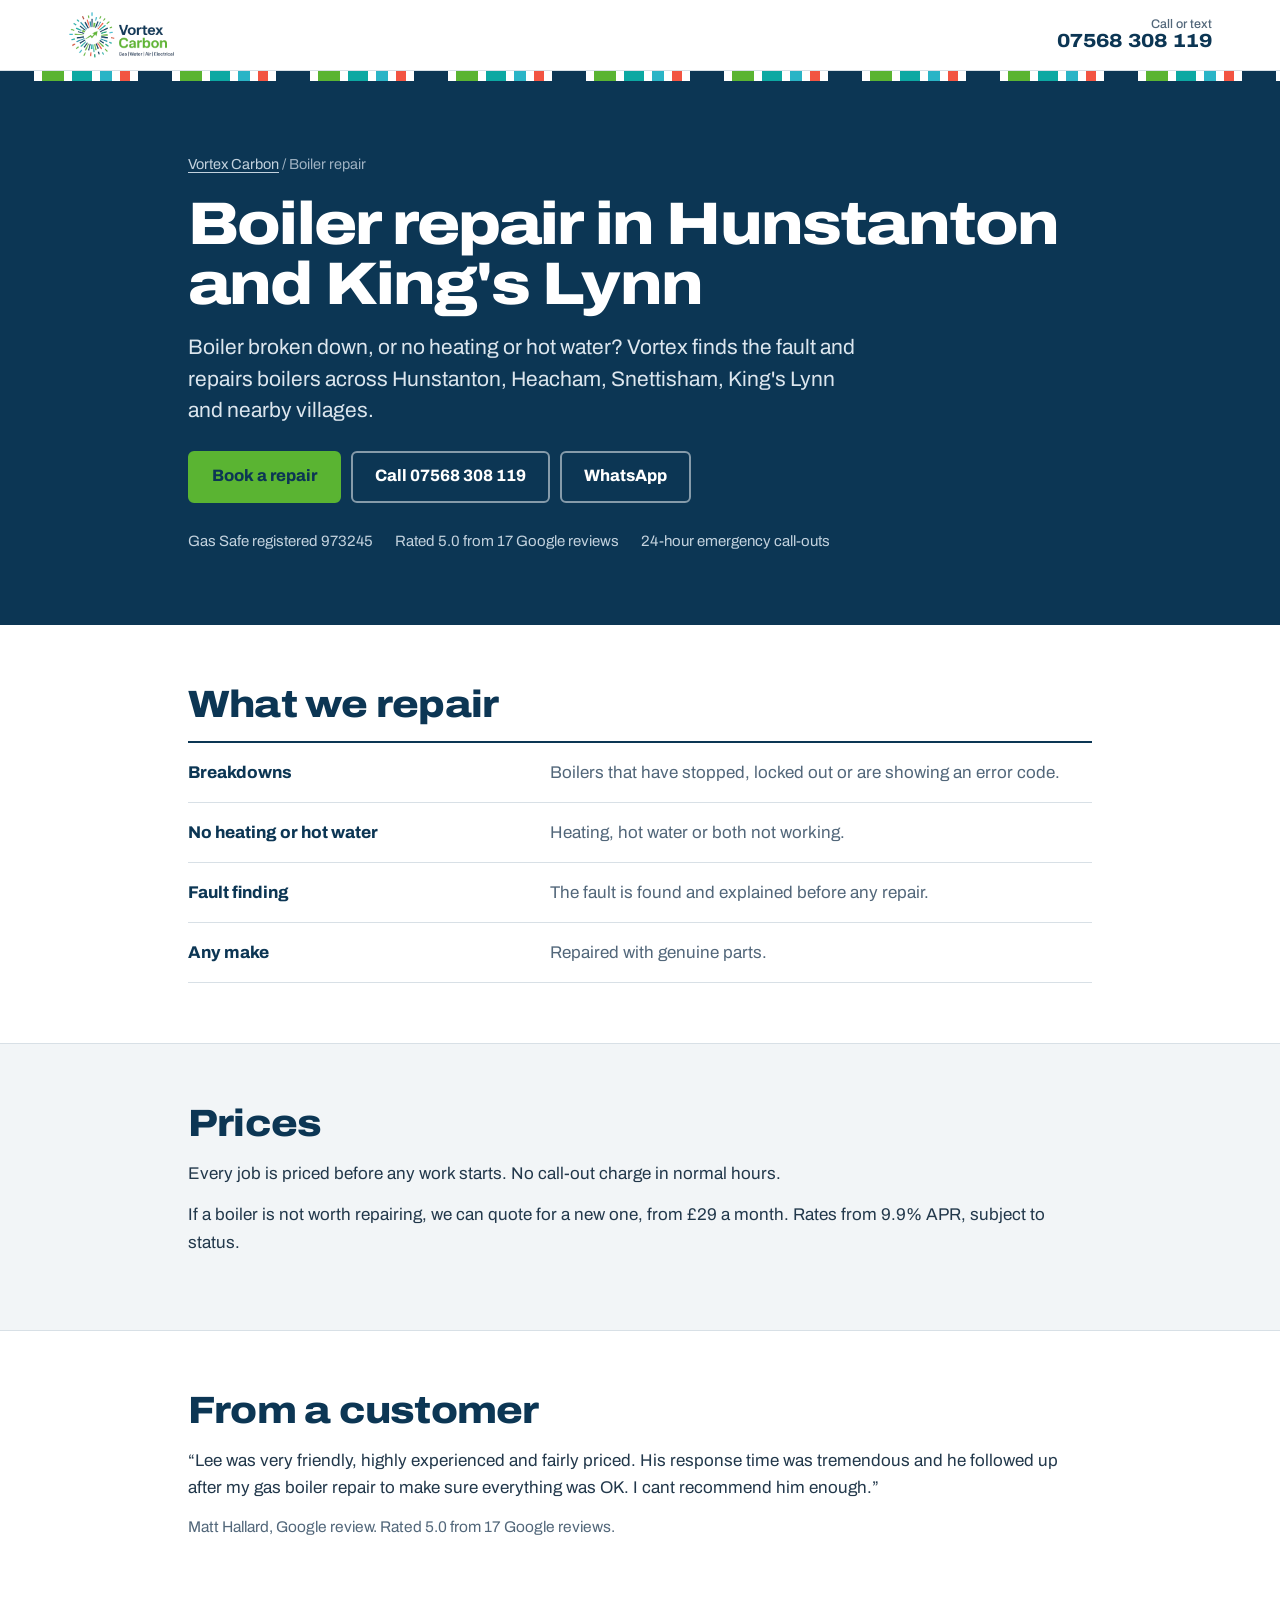
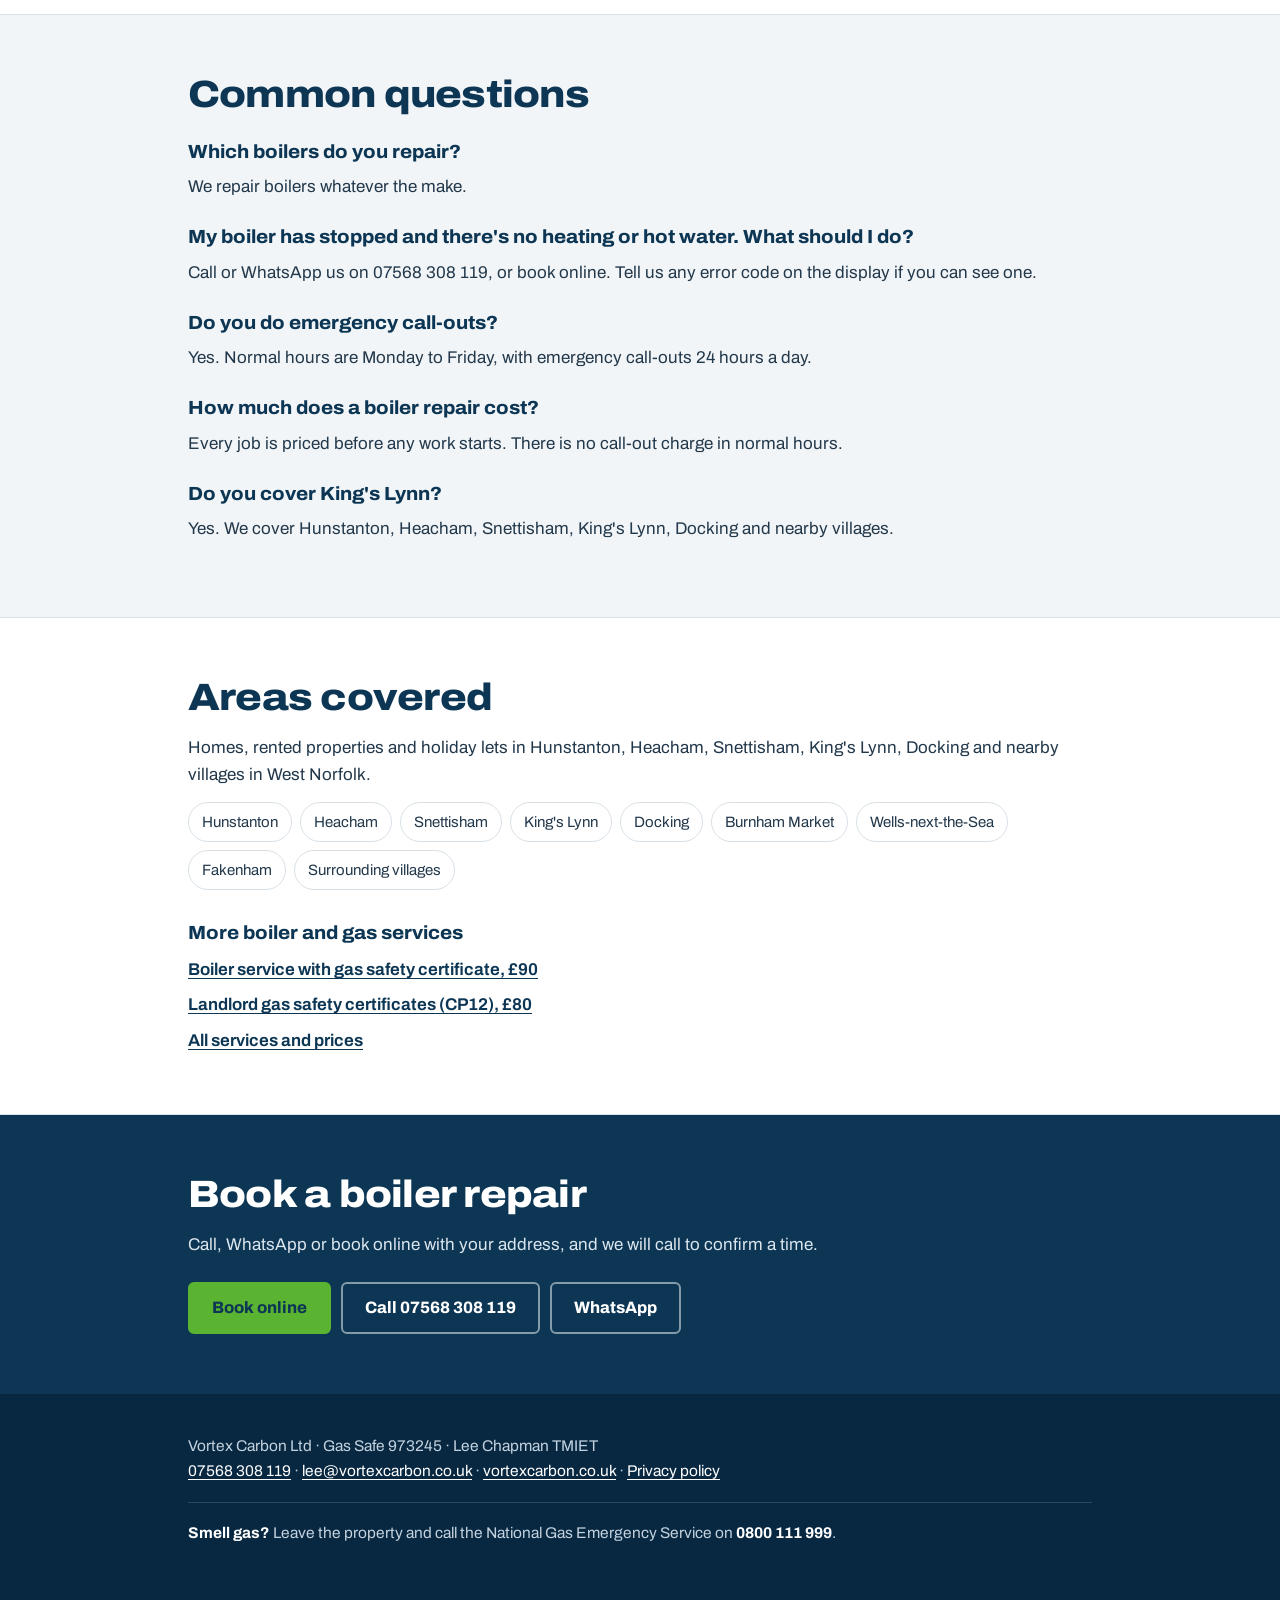
<file: boiler-repair/index.html>
<!doctype html>
<html lang="en-GB">
<head>
<meta charset="utf-8">
<meta name="viewport" content="width=device-width,initial-scale=1,viewport-fit=cover">
<title>Boiler Repair in Hunstanton and King&#x27;s Lynn | Vortex Carbon</title>
<meta name="description" content="Boiler broken down? No heating or hot water? Vortex repairs boilers in Hunstanton, Heacham, Snettisham, King&#x27;s Lynn and nearby villages. Gas Safe 973245.">
<link rel="canonical" href="https://vortexcarbon.co.uk/boiler-repair/">
<meta property="og:type" content="website">
<meta property="og:site_name" content="Vortex Carbon">
<meta property="og:title" content="Boiler Repair in Hunstanton and King&#x27;s Lynn | Vortex Carbon">
<meta property="og:description" content="Boiler broken down? No heating or hot water? Vortex repairs boilers in Hunstanton, Heacham, Snettisham, King&#x27;s Lynn and nearby villages. Gas Safe 973245.">
<meta property="og:image" content="https://vortexcarbon.co.uk/og-image.png">
<meta property="og:url" content="https://vortexcarbon.co.uk/boiler-repair/">
<meta name="twitter:card" content="summary_large_image">
<meta name="theme-color" content="#0C3654">
<link rel="icon" type="image/png" href="/favicon-32.png">
<link rel="apple-touch-icon" href="/apple-touch-icon.png">
<link rel="preconnect" href="https://fonts.googleapis.com">
<link rel="preconnect" href="https://fonts.gstatic.com" crossorigin>
<link rel="stylesheet" href="https://fonts.googleapis.com/css2?family=Archivo:wdth,wght@62..125,400..900&display=swap">
<link rel="stylesheet" href="/pages.css">
<script type="application/ld+json">{"@context": "https://schema.org", "@type": "Service", "name": "Boiler repair in Hunstanton and King's Lynn", "serviceType": "Boiler repair", "url": "https://vortexcarbon.co.uk/boiler-repair/", "description": "Boiler broken down? No heating or hot water? Vortex repairs boilers in Hunstanton, Heacham, Snettisham, King's Lynn and nearby villages. Gas Safe 973245.", "provider": {"@type": ["Plumber", "HVACBusiness"], "@id": "https://vortexcarbon.co.uk/#business", "name": "Vortex Carbon Ltd", "url": "https://vortexcarbon.co.uk/", "telephone": "+447568308119"}, "areaServed": ["Hunstanton", "Heacham", "Snettisham", "King's Lynn", "Docking", "Burnham Market", "Wells-next-the-Sea", "Fakenham", "West Norfolk", "North Norfolk"]}</script>
<script type="application/ld+json">{"@context": "https://schema.org", "@type": "BreadcrumbList", "itemListElement": [{"@type": "ListItem", "position": 1, "name": "Vortex Carbon", "item": "https://vortexcarbon.co.uk/"}, {"@type": "ListItem", "position": 2, "name": "Boiler repair", "item": "https://vortexcarbon.co.uk/boiler-repair/"}]}</script>
<script type="application/ld+json">{"@context": "https://schema.org", "@type": "FAQPage", "mainEntity": [{"@type": "Question", "name": "Which boilers do you repair?", "acceptedAnswer": {"@type": "Answer", "text": "We repair boilers whatever the make."}}, {"@type": "Question", "name": "My boiler has stopped and there's no heating or hot water. What should I do?", "acceptedAnswer": {"@type": "Answer", "text": "Call or WhatsApp us on 07568 308 119, or book online. Tell us any error code on the display if you can see one."}}, {"@type": "Question", "name": "Do you do emergency call-outs?", "acceptedAnswer": {"@type": "Answer", "text": "Yes. Normal hours are Monday to Friday, with emergency call-outs 24 hours a day."}}, {"@type": "Question", "name": "How much does a boiler repair cost?", "acceptedAnswer": {"@type": "Answer", "text": "Every job is priced before any work starts. There is no call-out charge in normal hours."}}, {"@type": "Question", "name": "Do you cover King's Lynn?", "acceptedAnswer": {"@type": "Answer", "text": "Yes. We cover Hunstanton, Heacham, Snettisham, King's Lynn, Docking and nearby villages."}}]}</script>
</head>
<body>
<header class="top"><div class="wrap">
  <a class="logo" href="/" aria-label="Vortex Carbon home"><img src="/logo.webp" alt="Vortex Carbon: Gas, Water, Air, Electrical" width="107" height="48"></a>
  <a class="phone" href="tel:+447568308119"><small>Call or text</small><b>07568 308 119</b></a>
</div></header>
<div class="stripe" aria-hidden="true"></div>
<main>
<div class="hero"><div class="wrap">
  <p class="crumb"><a href="/">Vortex Carbon</a> / Boiler repair</p>
  <h1>Boiler repair in Hunstanton and King&#x27;s Lynn</h1>
  <p class="lead">Boiler broken down, or no heating or hot water? Vortex finds the fault and repairs boilers across Hunstanton, Heacham, Snettisham, King&#x27;s Lynn and nearby villages.</p>
  <div class="row"><a class="btn go" href="/#book">Book a repair</a><a class="btn" href="tel:+447568308119">Call 07568 308 119</a><a class="btn" href="https://wa.me/447568308119">WhatsApp</a></div>
  <ul class="trust"><li>Gas Safe registered 973245</li><li>Rated 5.0 from 17 Google reviews</li><li>24-hour emergency call-outs</li></ul>
</div></div>
<section><div class="wrap"><h2>What we repair</h2><ul class="steps"><li><b>Breakdowns</b><span>Boilers that have stopped, locked out or are showing an error code.</span></li><li><b>No heating or hot water</b><span>Heating, hot water or both not working.</span></li><li><b>Fault finding</b><span>The fault is found and explained before any repair.</span></li><li><b>Any make</b><span>Repaired with genuine parts.</span></li></ul></div></section>
<section class="alt"><div class="wrap"><h2>Prices</h2><p>Every job is priced before any work starts. No call-out charge in normal hours.</p><p>If a boiler is not worth repairing, we can quote for a new one, from £29 a month. Rates from 9.9% APR, subject to status.</p></div></section>
<section><div class="wrap"><h2>From a customer</h2><p>“Lee was very friendly, highly experienced and fairly priced. His response time was tremendous and he followed up after my gas boiler repair to make sure everything was OK. I cant recommend him enough.”</p><p class="note">Matt Hallard, Google review. Rated 5.0 from 17 Google reviews.</p></div></section>
<section class="alt"><div class="wrap faq"><h2>Common questions</h2><h3>Which boilers do you repair?</h3><p>We repair boilers whatever the make.</p><h3>My boiler has stopped and there&#x27;s no heating or hot water. What should I do?</h3><p>Call or WhatsApp us on 07568 308 119, or book online. Tell us any error code on the display if you can see one.</p><h3>Do you do emergency call-outs?</h3><p>Yes. Normal hours are Monday to Friday, with emergency call-outs 24 hours a day.</p><h3>How much does a boiler repair cost?</h3><p>Every job is priced before any work starts. There is no call-out charge in normal hours.</p><h3>Do you cover King&#x27;s Lynn?</h3><p>Yes. We cover Hunstanton, Heacham, Snettisham, King&#x27;s Lynn, Docking and nearby villages.</p></div></section>
<section><div class="wrap"><h2>Areas covered</h2><p>Homes, rented properties and holiday lets in Hunstanton, Heacham, Snettisham, King&#x27;s Lynn, Docking and nearby villages in West Norfolk.</p><ul class="towns"><li>Hunstanton</li><li>Heacham</li><li>Snettisham</li><li>King&#x27;s Lynn</li><li>Docking</li><li>Burnham Market</li><li>Wells-next-the-Sea</li><li>Fakenham</li><li>Surrounding villages</li></ul>
<h3 style="margin-top:28px">More boiler and gas services</h3><ul class="more"><li><a href="/boiler-service/">Boiler service with gas safety certificate, £90</a></li><li><a href="/landlord-gas-safety-certificate/">Landlord gas safety certificates (CP12), £80</a></li><li><a href="/">All services and prices</a></li></ul></div></section>
<section class="cta"><div class="wrap"><h2>Book a boiler repair</h2><p>Call, WhatsApp or book online with your address, and we will call to confirm a time.</p>
<div class="row"><a class="btn go" href="/#book">Book online</a><a class="btn" href="tel:+447568308119">Call 07568 308 119</a><a class="btn" href="https://wa.me/447568308119">WhatsApp</a></div></div></section>
</main>
<footer><div class="wrap">
  <p>Vortex Carbon Ltd · Gas Safe 973245 · Lee Chapman TMIET<br><a href="tel:+447568308119">07568 308 119</a> · <a href="mailto:lee@vortexcarbon.co.uk">lee@vortexcarbon.co.uk</a> · <a href="/">vortexcarbon.co.uk</a> · <a href="/privacy/">Privacy policy</a></p>
  <p class="emerg"><b>Smell gas?</b> Leave the property and call the National Gas Emergency Service on <b>0800 111 999</b>.</p>
</div></footer>
<nav class="bar-m" aria-label="Quick contact"><a class="btn" href="tel:+447568308119">Call</a><a class="btn" href="https://wa.me/447568308119">WhatsApp</a><a class="btn go" href="/#book">Book</a></nav>
<!-- Visit counter (GoatCounter: no cookies, no personal data). Numbers at vortexcarbon.goatcounter.com -->
<script data-goatcounter="https://vortexcarbon.goatcounter.com/count" async src="https://gc.zgo.at/count.js"></script>
<script>
document.addEventListener('click', e => {
  const a = e.target.closest('a'); if (!a || !window.goatcounter || !goatcounter.count) return;
  const h = a.getAttribute('href') || '';
  const n = h === '#book' ? 'Book tapped' : h.startsWith('tel:') ? 'Call tapped' : h.includes('wa.me') ? 'WhatsApp tapped' : h.includes('buy.stripe.com') ? 'Book and pay tapped' : h.startsWith('mailto:') ? 'Email tapped' : '';
  if (n) goatcounter.count({ path: n.toLowerCase().replace(/ /g, '-'), title: n, event: true });
});
</script>
</body>
</html>
</file>
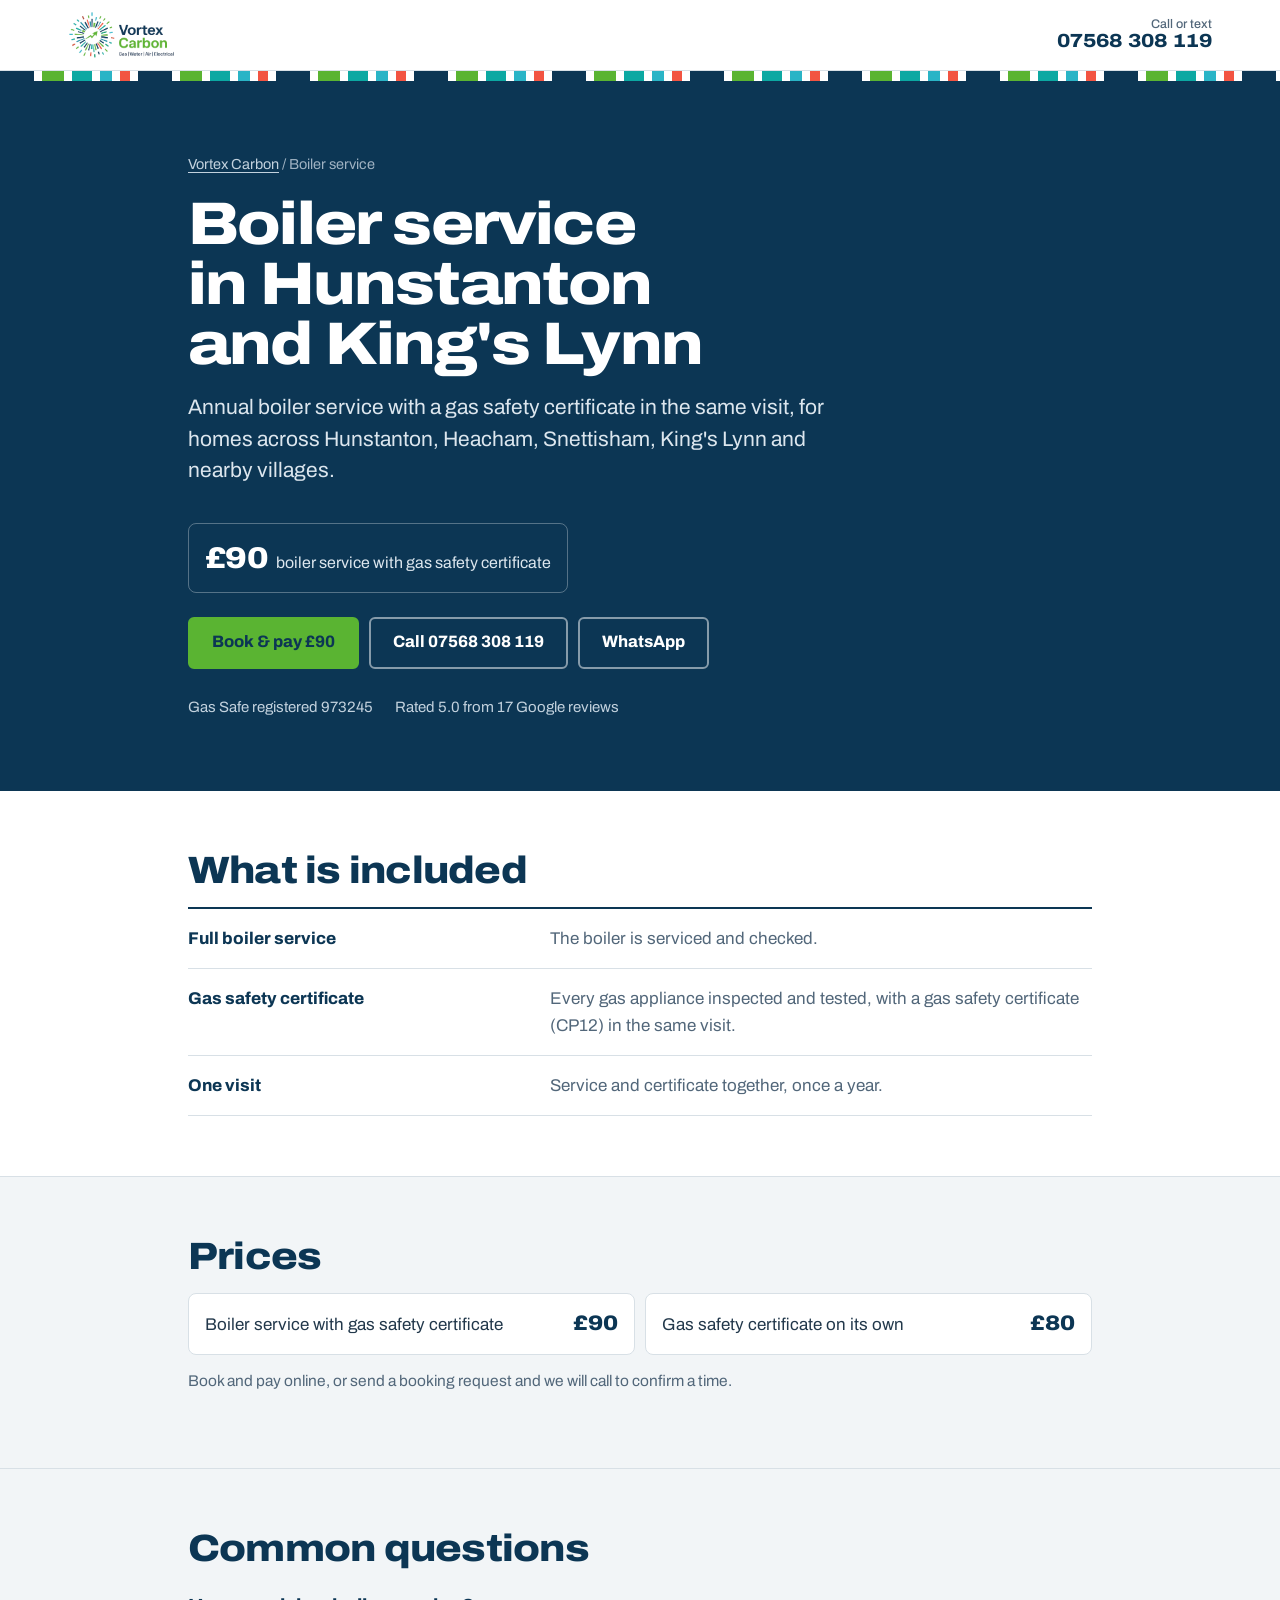
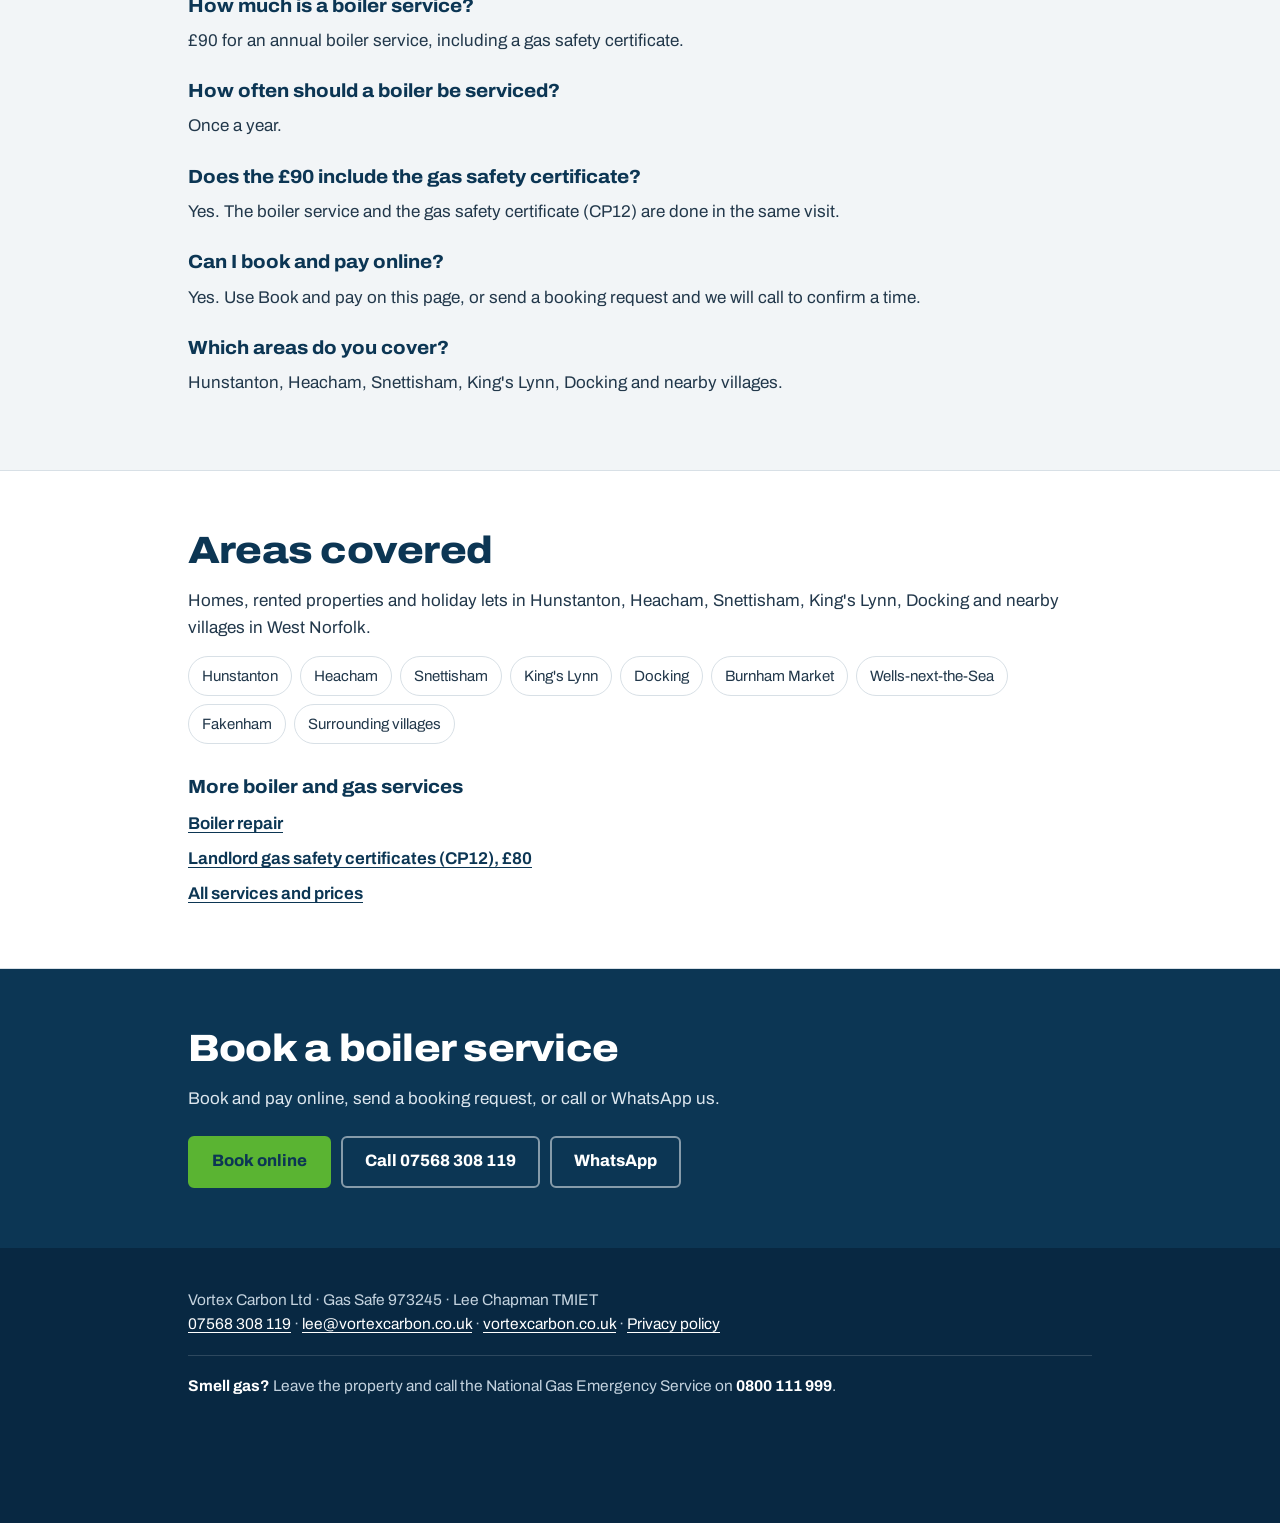
<file: boiler-service/index.html>
<!doctype html>
<html lang="en-GB">
<head>
<meta charset="utf-8">
<meta name="viewport" content="width=device-width,initial-scale=1,viewport-fit=cover">
<title>Boiler Service in Hunstanton and King&#x27;s Lynn | £90 with Gas Safety Certificate</title>
<meta name="description" content="Annual boiler service with gas safety certificate, £90. Vortex Carbon, Gas Safe 973245, covering Hunstanton, Heacham, Snettisham, King&#x27;s Lynn and nearby villages.">
<link rel="canonical" href="https://vortexcarbon.co.uk/boiler-service/">
<meta property="og:type" content="website">
<meta property="og:site_name" content="Vortex Carbon">
<meta property="og:title" content="Boiler Service in Hunstanton and King&#x27;s Lynn | £90 with Gas Safety Certificate">
<meta property="og:description" content="Annual boiler service with gas safety certificate, £90. Vortex Carbon, Gas Safe 973245, covering Hunstanton, Heacham, Snettisham, King&#x27;s Lynn and nearby villages.">
<meta property="og:image" content="https://vortexcarbon.co.uk/og-image.png">
<meta property="og:url" content="https://vortexcarbon.co.uk/boiler-service/">
<meta name="twitter:card" content="summary_large_image">
<meta name="theme-color" content="#0C3654">
<link rel="icon" type="image/png" href="/favicon-32.png">
<link rel="apple-touch-icon" href="/apple-touch-icon.png">
<link rel="preconnect" href="https://fonts.googleapis.com">
<link rel="preconnect" href="https://fonts.gstatic.com" crossorigin>
<link rel="stylesheet" href="https://fonts.googleapis.com/css2?family=Archivo:wdth,wght@62..125,400..900&display=swap">
<link rel="stylesheet" href="/pages.css">
<script type="application/ld+json">{"@context": "https://schema.org", "@type": "Service", "name": "Boiler service in Hunstanton and King's Lynn", "serviceType": "Boiler service", "url": "https://vortexcarbon.co.uk/boiler-service/", "description": "Annual boiler service with gas safety certificate, £90. Vortex Carbon, Gas Safe 973245, covering Hunstanton, Heacham, Snettisham, King's Lynn and nearby villages.", "provider": {"@type": ["Plumber", "HVACBusiness"], "@id": "https://vortexcarbon.co.uk/#business", "name": "Vortex Carbon Ltd", "url": "https://vortexcarbon.co.uk/", "telephone": "+447568308119"}, "areaServed": ["Hunstanton", "Heacham", "Snettisham", "King's Lynn", "Docking", "Burnham Market", "Wells-next-the-Sea", "Fakenham", "West Norfolk", "North Norfolk"], "offers": {"@type": "Offer", "price": "90", "priceCurrency": "GBP", "url": "https://vortexcarbon.co.uk/boiler-service/"}}</script>
<script type="application/ld+json">{"@context": "https://schema.org", "@type": "BreadcrumbList", "itemListElement": [{"@type": "ListItem", "position": 1, "name": "Vortex Carbon", "item": "https://vortexcarbon.co.uk/"}, {"@type": "ListItem", "position": 2, "name": "Boiler service", "item": "https://vortexcarbon.co.uk/boiler-service/"}]}</script>
<script type="application/ld+json">{"@context": "https://schema.org", "@type": "FAQPage", "mainEntity": [{"@type": "Question", "name": "How much is a boiler service?", "acceptedAnswer": {"@type": "Answer", "text": "£90 for an annual boiler service, including a gas safety certificate."}}, {"@type": "Question", "name": "How often should a boiler be serviced?", "acceptedAnswer": {"@type": "Answer", "text": "Once a year."}}, {"@type": "Question", "name": "Does the £90 include the gas safety certificate?", "acceptedAnswer": {"@type": "Answer", "text": "Yes. The boiler service and the gas safety certificate (CP12) are done in the same visit."}}, {"@type": "Question", "name": "Can I book and pay online?", "acceptedAnswer": {"@type": "Answer", "text": "Yes. Use Book and pay on this page, or send a booking request and we will call to confirm a time."}}, {"@type": "Question", "name": "Which areas do you cover?", "acceptedAnswer": {"@type": "Answer", "text": "Hunstanton, Heacham, Snettisham, King's Lynn, Docking and nearby villages."}}]}</script>
</head>
<body>
<header class="top"><div class="wrap">
  <a class="logo" href="/" aria-label="Vortex Carbon home"><img src="/logo.webp" alt="Vortex Carbon: Gas, Water, Air, Electrical" width="107" height="48"></a>
  <a class="phone" href="tel:+447568308119"><small>Call or text</small><b>07568 308 119</b></a>
</div></header>
<div class="stripe" aria-hidden="true"></div>
<main>
<div class="hero"><div class="wrap">
  <p class="crumb"><a href="/">Vortex Carbon</a> / Boiler service</p>
  <h1>Boiler service in Hunstanton and King&#x27;s Lynn</h1>
  <p class="lead">Annual boiler service with a gas safety certificate in the same visit, for homes across Hunstanton, Heacham, Snettisham, King&#x27;s Lynn and nearby villages.</p>
  <div class="price"><b>£90</b><span>boiler service with gas safety certificate</span></div>
  <div class="row"><a class="btn go" href="https://buy.stripe.com/00wdRb8hC1EocfDc9w2Ry01" target="_blank" rel="noopener">Book &amp; pay £90</a><a class="btn" href="tel:+447568308119">Call 07568 308 119</a><a class="btn" href="https://wa.me/447568308119">WhatsApp</a></div>
  <ul class="trust"><li>Gas Safe registered 973245</li><li>Rated 5.0 from 17 Google reviews</li></ul>
</div></div>
<section><div class="wrap"><h2>What is included</h2><ul class="steps"><li><b>Full boiler service</b><span>The boiler is serviced and checked.</span></li><li><b>Gas safety certificate</b><span>Every gas appliance inspected and tested, with a gas safety certificate (CP12) in the same visit.</span></li><li><b>One visit</b><span>Service and certificate together, once a year.</span></li></ul></div></section>
<section class="alt"><div class="wrap"><h2>Prices</h2><ul class="prices"><li><span>Boiler service with gas safety certificate</span><b>£90</b></li><li><span>Gas safety certificate on its own</span><b>£80</b></li></ul><p class="note">Book and pay online, or send a booking request and we will call to confirm a time.</p></div></section>
<section class="alt"><div class="wrap faq"><h2>Common questions</h2><h3>How much is a boiler service?</h3><p>£90 for an annual boiler service, including a gas safety certificate.</p><h3>How often should a boiler be serviced?</h3><p>Once a year.</p><h3>Does the £90 include the gas safety certificate?</h3><p>Yes. The boiler service and the gas safety certificate (CP12) are done in the same visit.</p><h3>Can I book and pay online?</h3><p>Yes. Use Book and pay on this page, or send a booking request and we will call to confirm a time.</p><h3>Which areas do you cover?</h3><p>Hunstanton, Heacham, Snettisham, King&#x27;s Lynn, Docking and nearby villages.</p></div></section>
<section><div class="wrap"><h2>Areas covered</h2><p>Homes, rented properties and holiday lets in Hunstanton, Heacham, Snettisham, King&#x27;s Lynn, Docking and nearby villages in West Norfolk.</p><ul class="towns"><li>Hunstanton</li><li>Heacham</li><li>Snettisham</li><li>King&#x27;s Lynn</li><li>Docking</li><li>Burnham Market</li><li>Wells-next-the-Sea</li><li>Fakenham</li><li>Surrounding villages</li></ul>
<h3 style="margin-top:28px">More boiler and gas services</h3><ul class="more"><li><a href="/boiler-repair/">Boiler repair</a></li><li><a href="/landlord-gas-safety-certificate/">Landlord gas safety certificates (CP12), £80</a></li><li><a href="/">All services and prices</a></li></ul></div></section>
<section class="cta"><div class="wrap"><h2>Book a boiler service</h2><p>Book and pay online, send a booking request, or call or WhatsApp us.</p>
<div class="row"><a class="btn go" href="/#book">Book online</a><a class="btn" href="tel:+447568308119">Call 07568 308 119</a><a class="btn" href="https://wa.me/447568308119">WhatsApp</a></div></div></section>
</main>
<footer><div class="wrap">
  <p>Vortex Carbon Ltd · Gas Safe 973245 · Lee Chapman TMIET<br><a href="tel:+447568308119">07568 308 119</a> · <a href="mailto:lee@vortexcarbon.co.uk">lee@vortexcarbon.co.uk</a> · <a href="/">vortexcarbon.co.uk</a> · <a href="/privacy/">Privacy policy</a></p>
  <p class="emerg"><b>Smell gas?</b> Leave the property and call the National Gas Emergency Service on <b>0800 111 999</b>.</p>
</div></footer>
<nav class="bar-m" aria-label="Quick contact"><a class="btn" href="tel:+447568308119">Call</a><a class="btn" href="https://wa.me/447568308119">WhatsApp</a><a class="btn go" href="/#book">Book</a></nav>
<!-- Visit counter (GoatCounter: no cookies, no personal data). Numbers at vortexcarbon.goatcounter.com -->
<script data-goatcounter="https://vortexcarbon.goatcounter.com/count" async src="https://gc.zgo.at/count.js"></script>
<script>
document.addEventListener('click', e => {
  const a = e.target.closest('a'); if (!a || !window.goatcounter || !goatcounter.count) return;
  const h = a.getAttribute('href') || '';
  const n = h === '#book' ? 'Book tapped' : h.startsWith('tel:') ? 'Call tapped' : h.includes('wa.me') ? 'WhatsApp tapped' : h.includes('buy.stripe.com') ? 'Book and pay tapped' : h.startsWith('mailto:') ? 'Email tapped' : '';
  if (n) goatcounter.count({ path: n.toLowerCase().replace(/ /g, '-'), title: n, event: true });
});
</script>
</body>
</html>
</file>
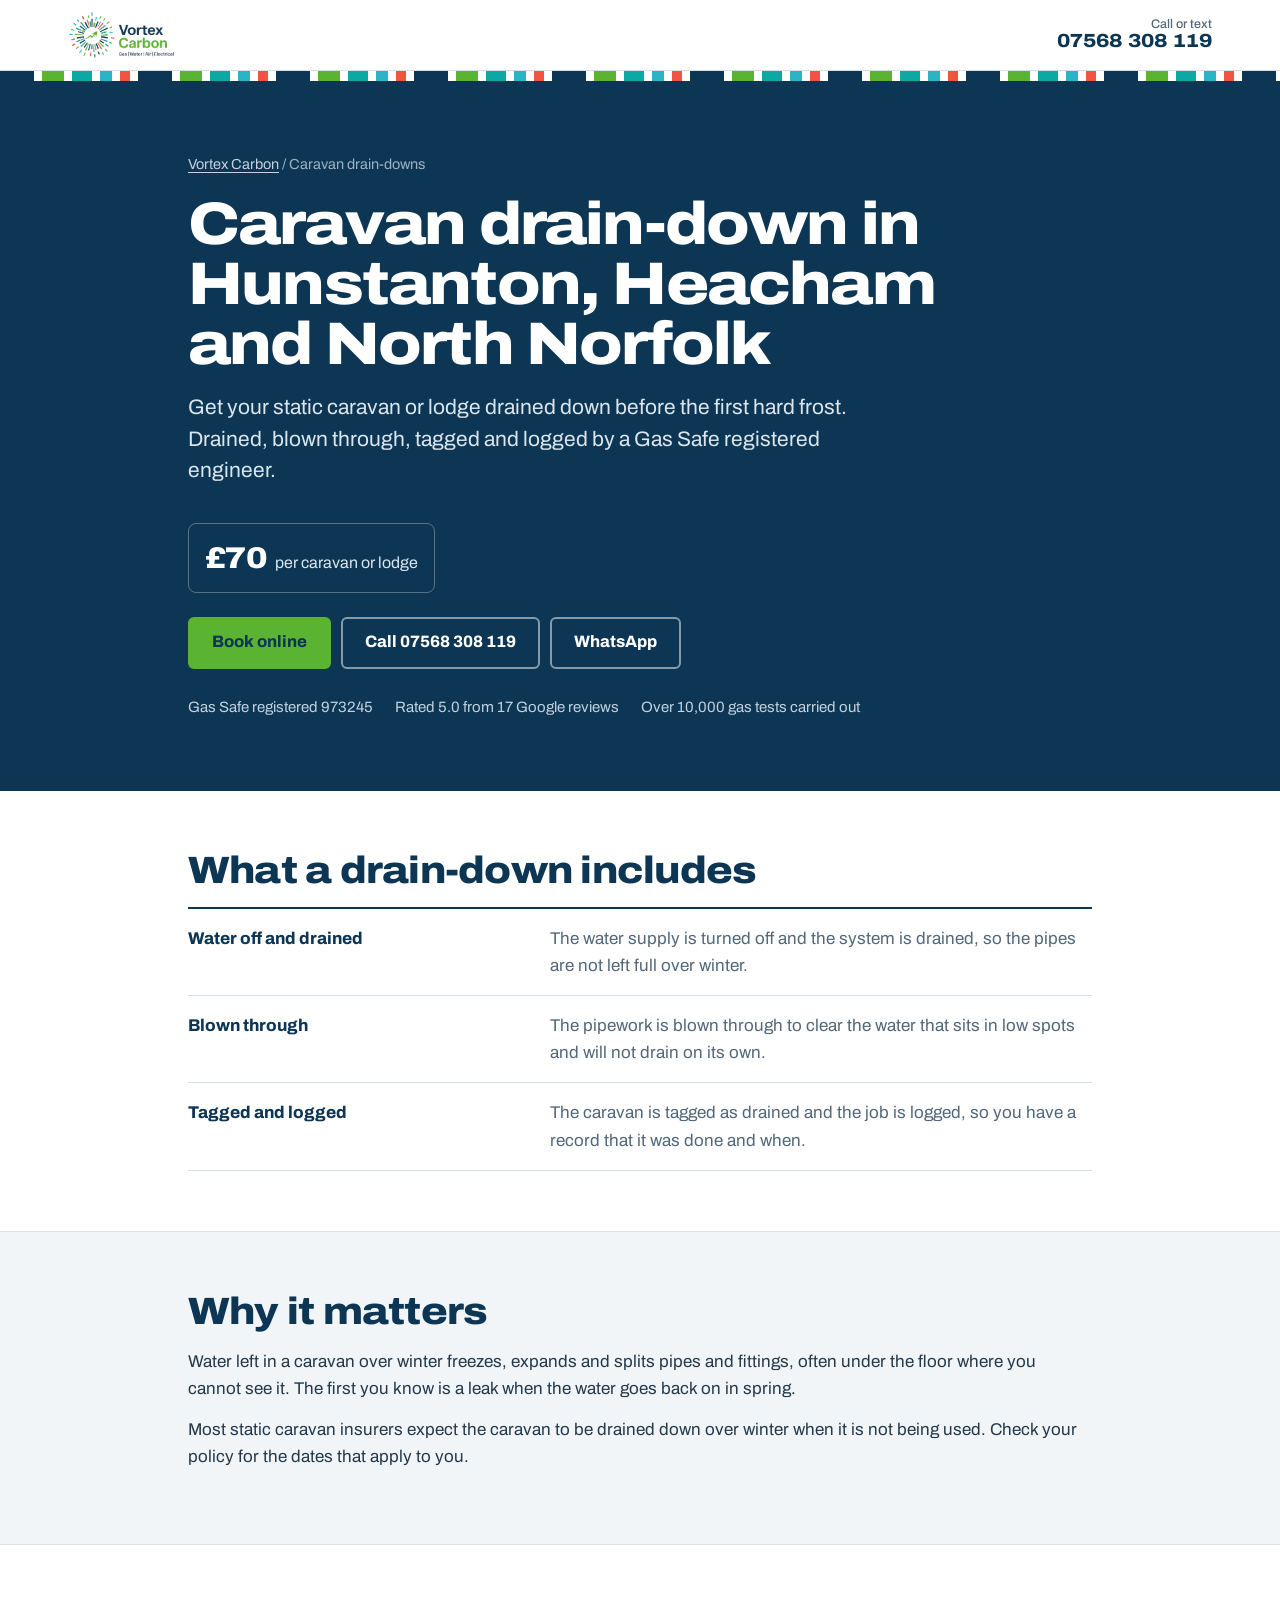
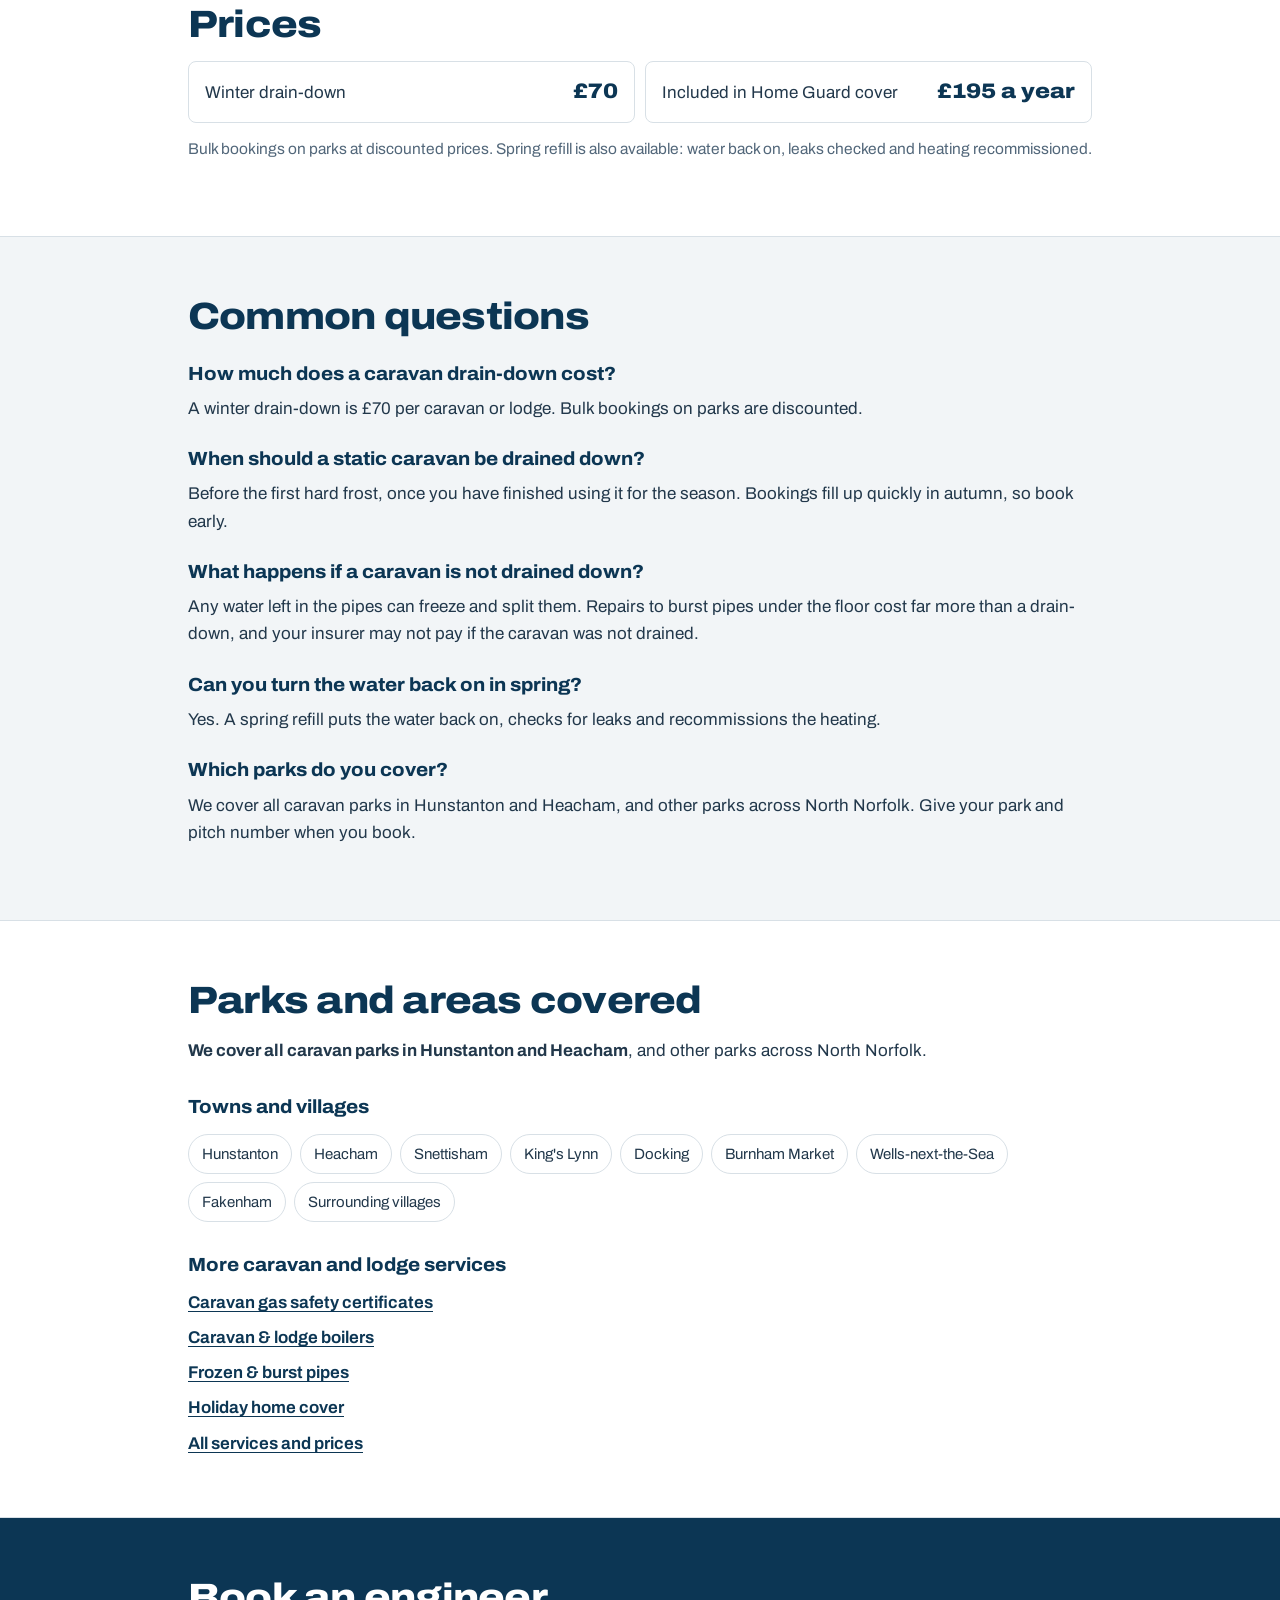
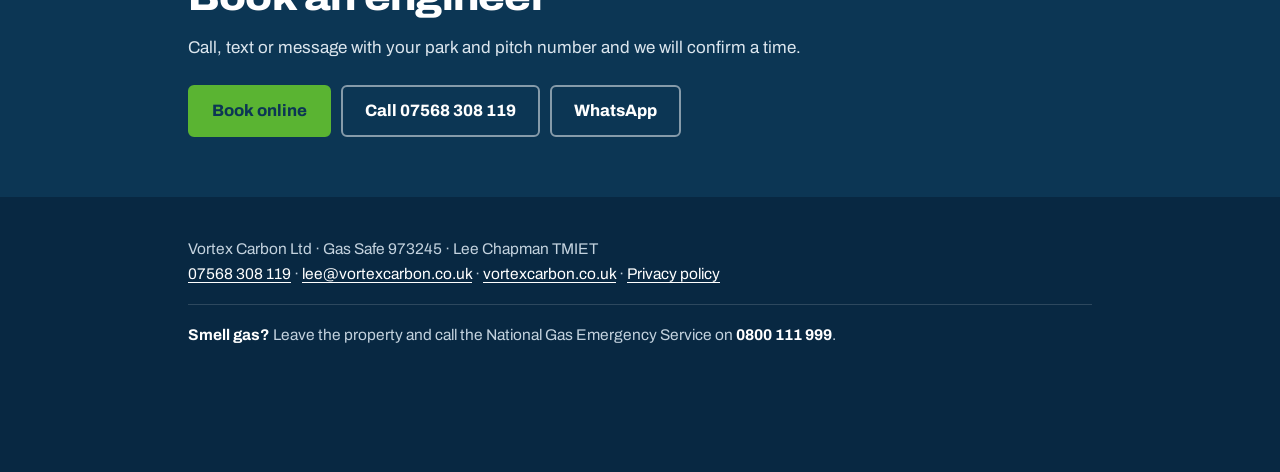
<file: caravan-drain-down/index.html>
<!doctype html>
<html lang="en-GB">
<head>
<meta charset="utf-8">
<meta name="viewport" content="width=device-width,initial-scale=1,viewport-fit=cover">
<title>Caravan Drain-Down Hunstanton &amp; Heacham | £70 | Vortex Carbon</title>
<meta name="description" content="Static caravan and lodge drain-downs in Hunstanton, Heacham and North Norfolk. £70. Drained, blown through, tagged and logged before the frost. Call 07568 308 119.">
<link rel="canonical" href="https://vortexcarbon.co.uk/caravan-drain-down/">
<meta property="og:type" content="website">
<meta property="og:site_name" content="Vortex Carbon">
<meta property="og:title" content="Caravan Drain-Down Hunstanton &amp; Heacham | £70 | Vortex Carbon">
<meta property="og:description" content="Static caravan and lodge drain-downs in Hunstanton, Heacham and North Norfolk. £70. Drained, blown through, tagged and logged before the frost. Call 07568 308 119.">
<meta property="og:image" content="https://vortexcarbon.co.uk/og-image.png">
<meta property="og:url" content="https://vortexcarbon.co.uk/caravan-drain-down/">
<meta name="twitter:card" content="summary_large_image">
<meta name="theme-color" content="#0C3654">
<link rel="icon" type="image/png" href="/favicon-32.png">
<link rel="apple-touch-icon" href="/apple-touch-icon.png">
<link rel="preconnect" href="https://fonts.googleapis.com">
<link rel="preconnect" href="https://fonts.gstatic.com" crossorigin>
<link rel="stylesheet" href="https://fonts.googleapis.com/css2?family=Archivo:wdth,wght@62..125,400..900&display=swap">
<link rel="stylesheet" href="/pages.css">
<script type="application/ld+json">{"@context": "https://schema.org", "@type": "Service", "name": "Caravan and lodge winter drain-down", "serviceType": "Caravan and lodge winter drain-down", "url": "https://vortexcarbon.co.uk/caravan-drain-down/", "description": "Static caravan and lodge drain-downs in Hunstanton, Heacham and North Norfolk. £70. Drained, blown through, tagged and logged before the frost. Call 07568 308 119.", "provider": {"@type": ["Plumber", "HVACBusiness"], "@id": "https://vortexcarbon.co.uk/#business", "name": "Vortex Carbon Ltd", "url": "https://vortexcarbon.co.uk/", "telephone": "+447568308119"}, "areaServed": ["Hunstanton", "Heacham", "Snettisham", "King's Lynn", "Docking", "Burnham Market", "Wells-next-the-Sea", "Fakenham", "North Norfolk"], "offers": {"@type": "Offer", "price": "70", "priceCurrency": "GBP", "url": "https://vortexcarbon.co.uk/caravan-drain-down/"}}</script>
<script type="application/ld+json">{"@context": "https://schema.org", "@type": "BreadcrumbList", "itemListElement": [{"@type": "ListItem", "position": 1, "name": "Vortex Carbon", "item": "https://vortexcarbon.co.uk/"}, {"@type": "ListItem", "position": 2, "name": "Caravan drain-downs", "item": "https://vortexcarbon.co.uk/caravan-drain-down/"}]}</script>
<script type="application/ld+json">{"@context": "https://schema.org", "@type": "FAQPage", "mainEntity": [{"@type": "Question", "name": "How much does a caravan drain-down cost?", "acceptedAnswer": {"@type": "Answer", "text": "A winter drain-down is £70 per caravan or lodge. Bulk bookings on parks are discounted."}}, {"@type": "Question", "name": "When should a static caravan be drained down?", "acceptedAnswer": {"@type": "Answer", "text": "Before the first hard frost, once you have finished using it for the season. Bookings fill up quickly in autumn, so book early."}}, {"@type": "Question", "name": "What happens if a caravan is not drained down?", "acceptedAnswer": {"@type": "Answer", "text": "Any water left in the pipes can freeze and split them. Repairs to burst pipes under the floor cost far more than a drain-down, and your insurer may not pay if the caravan was not drained."}}, {"@type": "Question", "name": "Can you turn the water back on in spring?", "acceptedAnswer": {"@type": "Answer", "text": "Yes. A spring refill puts the water back on, checks for leaks and recommissions the heating."}}, {"@type": "Question", "name": "Which parks do you cover?", "acceptedAnswer": {"@type": "Answer", "text": "We cover all caravan parks in Hunstanton and Heacham, and other parks across North Norfolk. Give your park and pitch number when you book."}}]}</script>
</head>
<body>
<header class="top"><div class="wrap">
  <a class="logo" href="/" aria-label="Vortex Carbon home"><img src="/logo.webp" alt="Vortex Carbon: Gas, Water, Air, Electrical" width="107" height="48"></a>
  <a class="phone" href="tel:+447568308119"><small>Call or text</small><b>07568 308 119</b></a>
</div></header>
<div class="stripe" aria-hidden="true"></div>
<main>
<div class="hero"><div class="wrap">
  <p class="crumb"><a href="/">Vortex Carbon</a> / Caravan drain-downs</p>
  <h1>Caravan drain-down in Hunstanton, Heacham and North Norfolk</h1>
  <p class="lead">Get your static caravan or lodge drained down before the first hard frost. Drained, blown through, tagged and logged by a Gas Safe registered engineer.</p>
  <div class="price"><b>£70</b><span>per caravan or lodge</span></div>
  <div class="row"><a class="btn go" href="/#book">Book online</a><a class="btn" href="tel:+447568308119">Call 07568 308 119</a><a class="btn" href="https://wa.me/447568308119">WhatsApp</a></div>
  <ul class="trust"><li>Gas Safe registered 973245</li><li>Rated 5.0 from 17 Google reviews</li><li>Over 10,000 gas tests carried out</li></ul>
</div></div>
<section><div class="wrap"><h2>What a drain-down includes</h2><ul class="steps"><li><b>Water off and drained</b><span>The water supply is turned off and the system is drained, so the pipes are not left full over winter.</span></li><li><b>Blown through</b><span>The pipework is blown through to clear the water that sits in low spots and will not drain on its own.</span></li><li><b>Tagged and logged</b><span>The caravan is tagged as drained and the job is logged, so you have a record that it was done and when.</span></li></ul></div></section>
<section class="alt"><div class="wrap"><h2>Why it matters</h2><p>Water left in a caravan over winter freezes, expands and splits pipes and fittings, often under the floor where you cannot see it. The first you know is a leak when the water goes back on in spring.</p><p>Most static caravan insurers expect the caravan to be drained down over winter when it is not being used. Check your policy for the dates that apply to you.</p></div></section>
<section><div class="wrap"><h2>Prices</h2><ul class="prices"><li><span>Winter drain-down</span><b>£70</b></li><li><span>Included in Home Guard cover</span><b>£195 a year</b></li></ul><p class="note">Bulk bookings on parks at discounted prices. Spring refill is also available: water back on, leaks checked and heating recommissioned.</p></div></section>
<section class="alt"><div class="wrap faq"><h2>Common questions</h2><h3>How much does a caravan drain-down cost?</h3><p>A winter drain-down is £70 per caravan or lodge. Bulk bookings on parks are discounted.</p><h3>When should a static caravan be drained down?</h3><p>Before the first hard frost, once you have finished using it for the season. Bookings fill up quickly in autumn, so book early.</p><h3>What happens if a caravan is not drained down?</h3><p>Any water left in the pipes can freeze and split them. Repairs to burst pipes under the floor cost far more than a drain-down, and your insurer may not pay if the caravan was not drained.</p><h3>Can you turn the water back on in spring?</h3><p>Yes. A spring refill puts the water back on, checks for leaks and recommissions the heating.</p><h3>Which parks do you cover?</h3><p>We cover all caravan parks in Hunstanton and Heacham, and other parks across North Norfolk. Give your park and pitch number when you book.</p></div></section>
<section><div class="wrap"><h2>Parks and areas covered</h2><p><b>We cover all caravan parks in Hunstanton and Heacham</b>, and other parks across North Norfolk.</p><h3 style="margin-top:28px">Towns and villages</h3><ul class="towns"><li>Hunstanton</li><li>Heacham</li><li>Snettisham</li><li>King&#x27;s Lynn</li><li>Docking</li><li>Burnham Market</li><li>Wells-next-the-Sea</li><li>Fakenham</li><li>Surrounding villages</li></ul>
<h3 style="margin-top:28px">More caravan and lodge services</h3><ul class="more"><li><a href="/caravan-gas-safety-certificate/">Caravan gas safety certificates</a></li><li><a href="/caravan-lodge-boiler-service/">Caravan &amp; lodge boilers</a></li><li><a href="/caravan-frozen-burst-pipes/">Frozen &amp; burst pipes</a></li><li><a href="/holiday-home-cover/">Holiday home cover</a></li><li><a href="/">All services and prices</a></li></ul></div></section>
<section class="cta"><div class="wrap"><h2>Book an engineer</h2><p>Call, text or message with your park and pitch number and we will confirm a time.</p>
<div class="row"><a class="btn go" href="/#book">Book online</a><a class="btn" href="tel:+447568308119">Call 07568 308 119</a><a class="btn" href="https://wa.me/447568308119">WhatsApp</a></div></div></section>
</main>
<footer><div class="wrap">
  <p>Vortex Carbon Ltd · Gas Safe 973245 · Lee Chapman TMIET<br><a href="tel:+447568308119">07568 308 119</a> · <a href="mailto:lee@vortexcarbon.co.uk">lee@vortexcarbon.co.uk</a> · <a href="/">vortexcarbon.co.uk</a> · <a href="/privacy/">Privacy policy</a></p>
  <p class="emerg"><b>Smell gas?</b> Leave the property and call the National Gas Emergency Service on <b>0800 111 999</b>.</p>
</div></footer>
<nav class="bar-m" aria-label="Quick contact"><a class="btn" href="tel:+447568308119">Call</a><a class="btn" href="https://wa.me/447568308119">WhatsApp</a><a class="btn go" href="/#book">Book</a></nav>
<!-- Visit counter (GoatCounter: no cookies, no personal data). Numbers at vortexcarbon.goatcounter.com -->
<script data-goatcounter="https://vortexcarbon.goatcounter.com/count" async src="https://gc.zgo.at/count.js"></script>
<script>
document.addEventListener('click', e => {
  const a = e.target.closest('a'); if (!a || !window.goatcounter || !goatcounter.count) return;
  const h = a.getAttribute('href') || '';
  const n = h === '#book' ? 'Book tapped' : h.startsWith('tel:') ? 'Call tapped' : h.includes('wa.me') ? 'WhatsApp tapped' : h.includes('buy.stripe.com') ? 'Book and pay tapped' : h.startsWith('mailto:') ? 'Email tapped' : '';
  if (n) goatcounter.count({ path: n.toLowerCase().replace(/ /g, '-'), title: n, event: true });
});
</script>
</body>
</html>
</file>
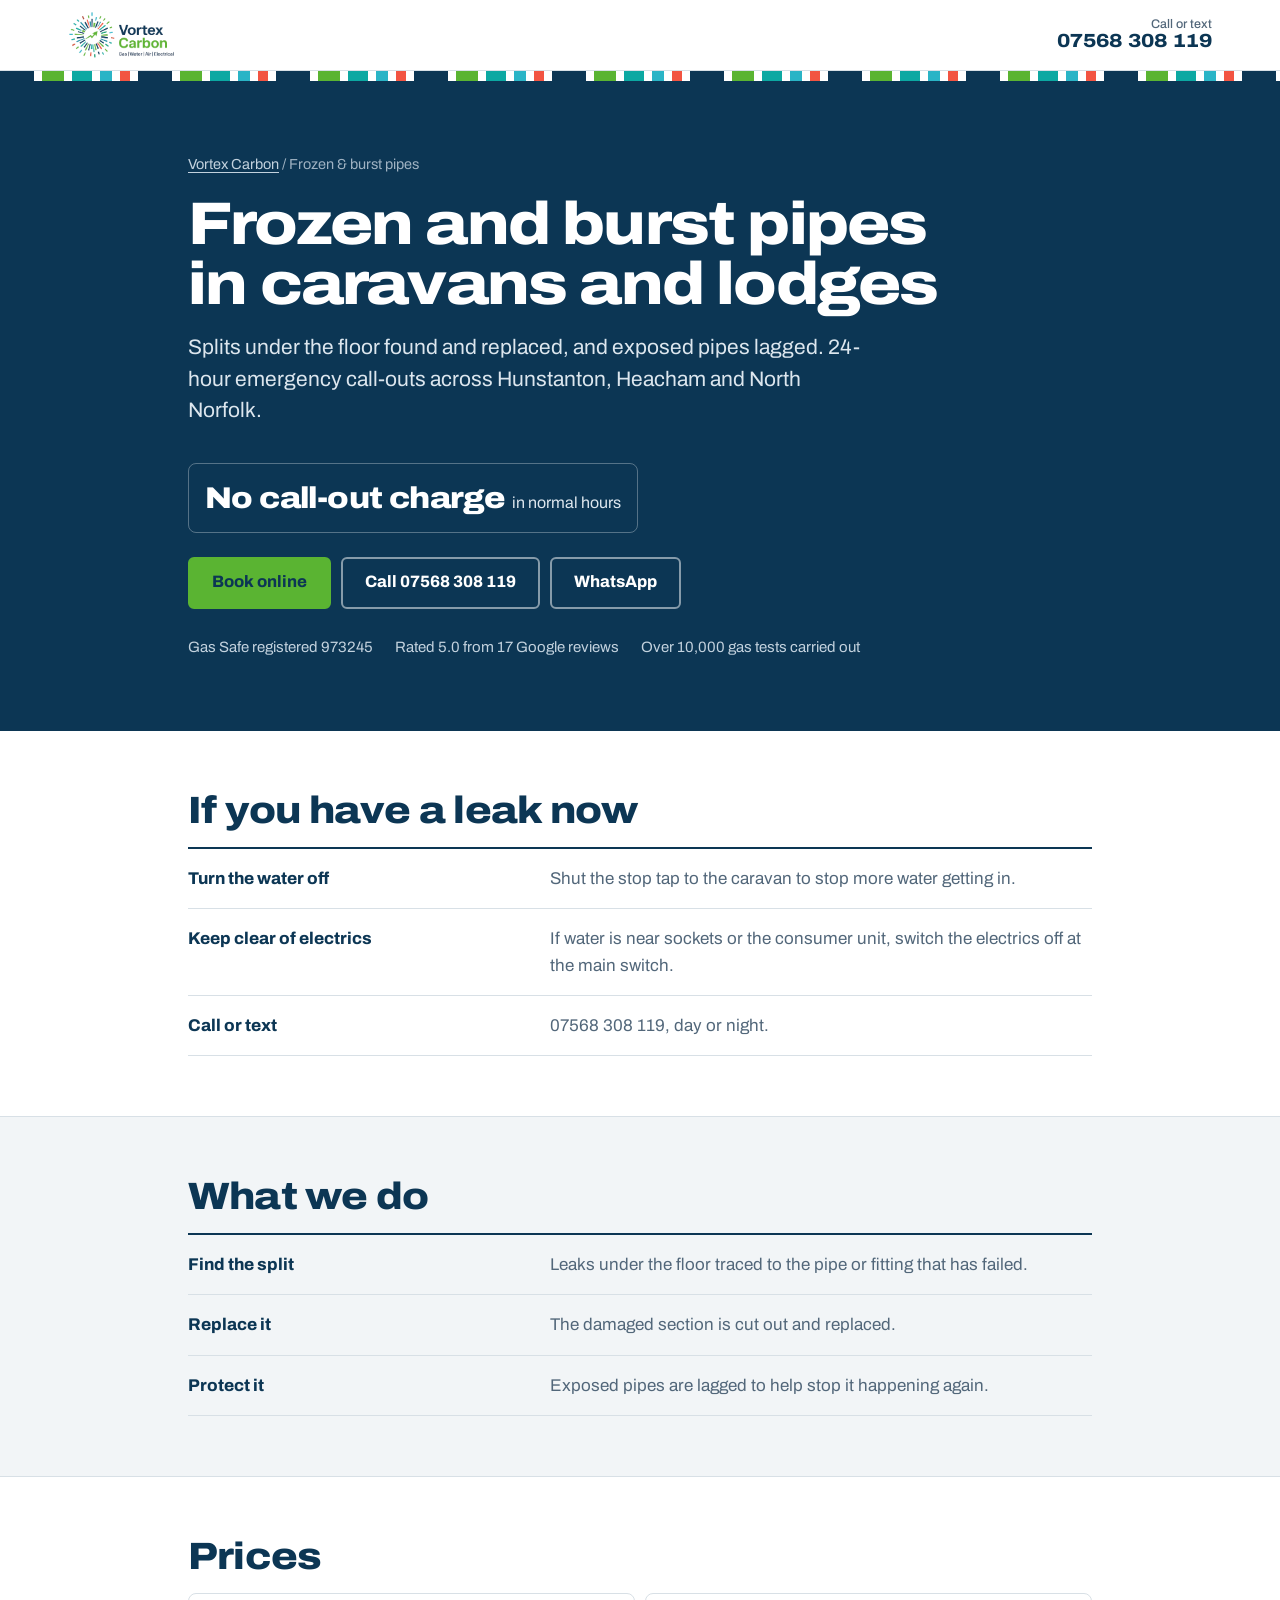
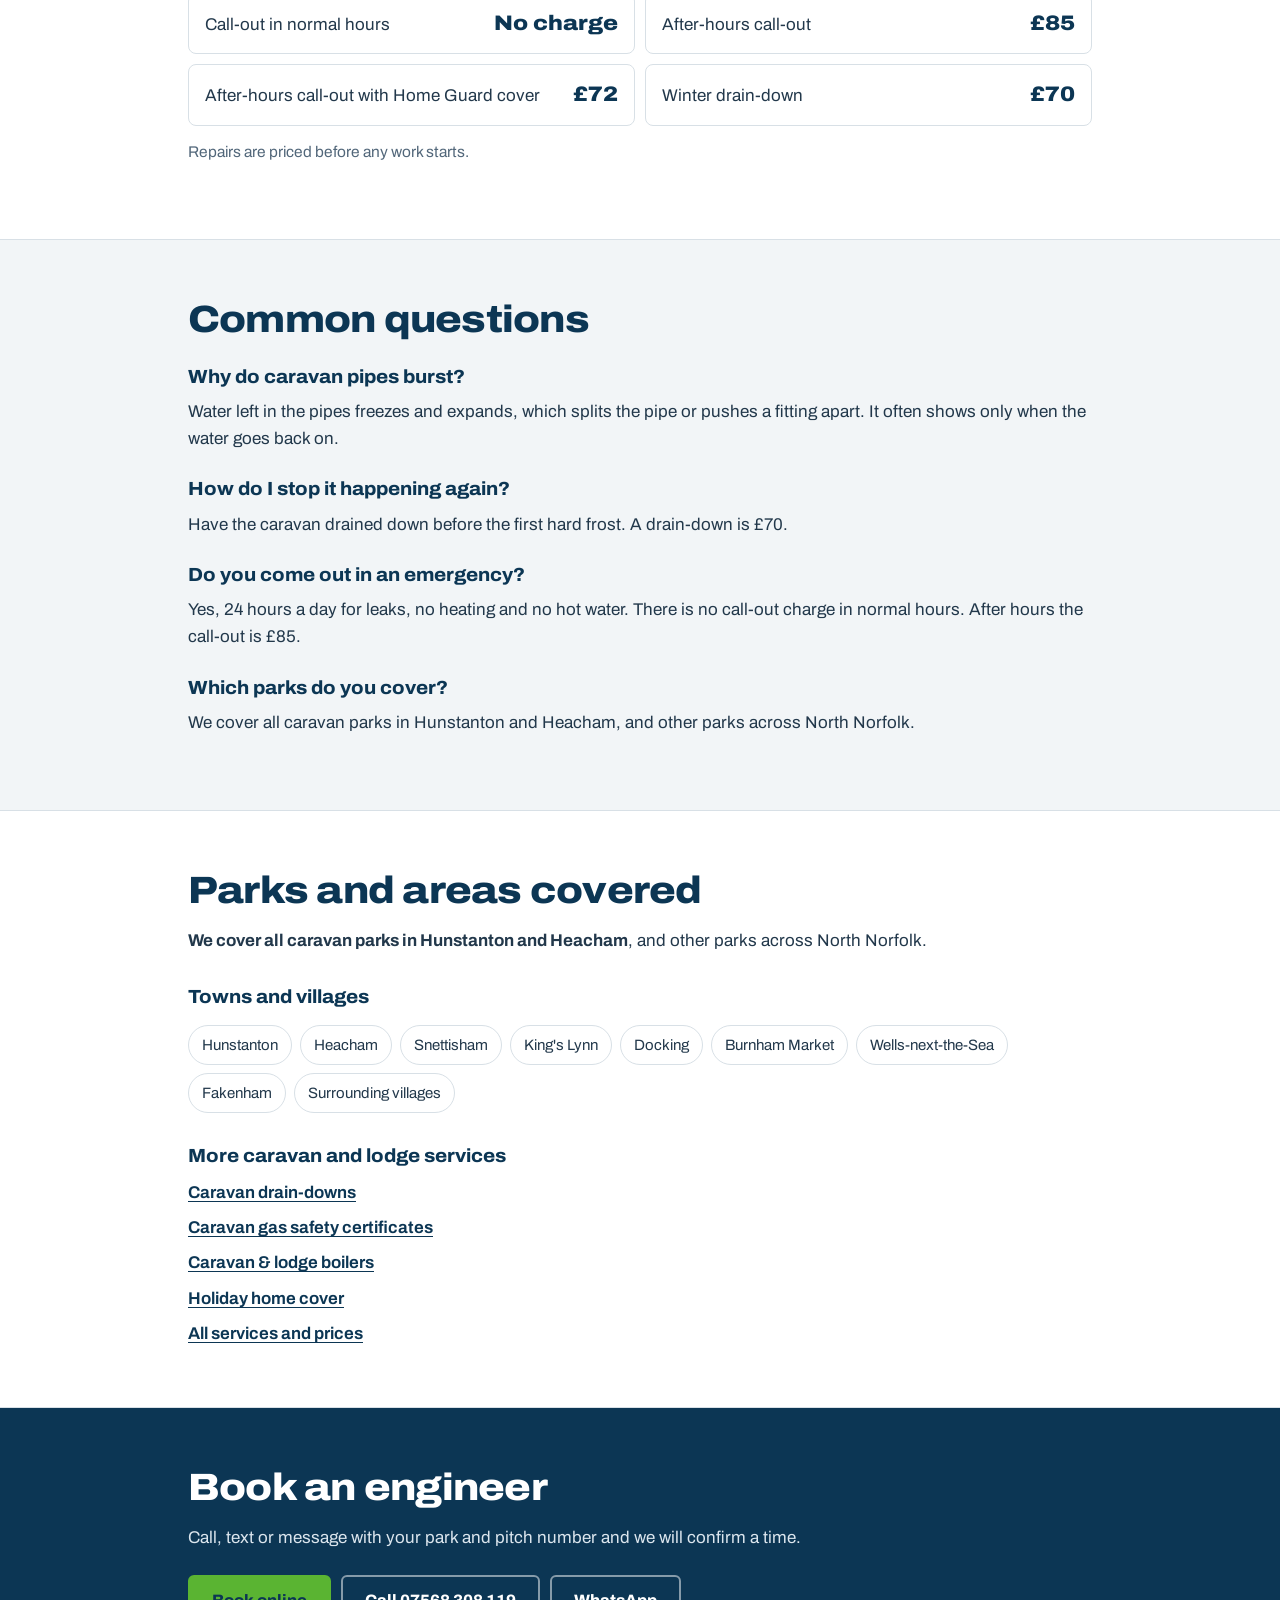
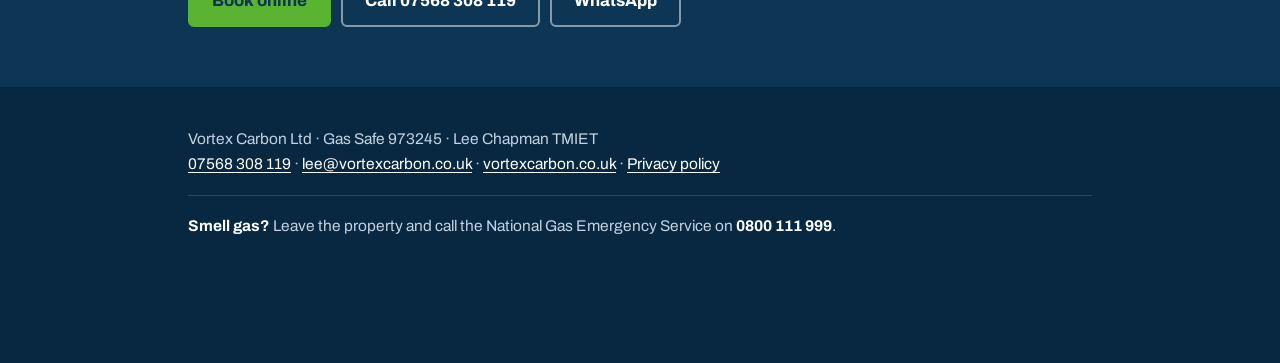
<file: caravan-frozen-burst-pipes/index.html>
<!doctype html>
<html lang="en-GB">
<head>
<meta charset="utf-8">
<meta name="viewport" content="width=device-width,initial-scale=1,viewport-fit=cover">
<title>Caravan Frozen &amp; Burst Pipe Repair | Hunstanton &amp; Heacham</title>
<meta name="description" content="Frozen and burst pipes in static caravans and lodges repaired in Hunstanton, Heacham and North Norfolk. Splits under the floor found and replaced. Call 07568 308 119.">
<link rel="canonical" href="https://vortexcarbon.co.uk/caravan-frozen-burst-pipes/">
<meta property="og:type" content="website">
<meta property="og:site_name" content="Vortex Carbon">
<meta property="og:title" content="Caravan Frozen &amp; Burst Pipe Repair | Hunstanton &amp; Heacham">
<meta property="og:description" content="Frozen and burst pipes in static caravans and lodges repaired in Hunstanton, Heacham and North Norfolk. Splits under the floor found and replaced. Call 07568 308 119.">
<meta property="og:image" content="https://vortexcarbon.co.uk/og-image.png">
<meta property="og:url" content="https://vortexcarbon.co.uk/caravan-frozen-burst-pipes/">
<meta name="twitter:card" content="summary_large_image">
<meta name="theme-color" content="#0C3654">
<link rel="icon" type="image/png" href="/favicon-32.png">
<link rel="apple-touch-icon" href="/apple-touch-icon.png">
<link rel="preconnect" href="https://fonts.googleapis.com">
<link rel="preconnect" href="https://fonts.gstatic.com" crossorigin>
<link rel="stylesheet" href="https://fonts.googleapis.com/css2?family=Archivo:wdth,wght@62..125,400..900&display=swap">
<link rel="stylesheet" href="/pages.css">
<script type="application/ld+json">{"@context": "https://schema.org", "@type": "Service", "name": "Caravan frozen and burst pipe repair", "serviceType": "Caravan frozen and burst pipe repair", "url": "https://vortexcarbon.co.uk/caravan-frozen-burst-pipes/", "description": "Frozen and burst pipes in static caravans and lodges repaired in Hunstanton, Heacham and North Norfolk. Splits under the floor found and replaced. Call 07568 308 119.", "provider": {"@type": ["Plumber", "HVACBusiness"], "@id": "https://vortexcarbon.co.uk/#business", "name": "Vortex Carbon Ltd", "url": "https://vortexcarbon.co.uk/", "telephone": "+447568308119"}, "areaServed": ["Hunstanton", "Heacham", "Snettisham", "King's Lynn", "Docking", "Burnham Market", "Wells-next-the-Sea", "Fakenham", "North Norfolk"]}</script>
<script type="application/ld+json">{"@context": "https://schema.org", "@type": "BreadcrumbList", "itemListElement": [{"@type": "ListItem", "position": 1, "name": "Vortex Carbon", "item": "https://vortexcarbon.co.uk/"}, {"@type": "ListItem", "position": 2, "name": "Frozen & burst pipes", "item": "https://vortexcarbon.co.uk/caravan-frozen-burst-pipes/"}]}</script>
<script type="application/ld+json">{"@context": "https://schema.org", "@type": "FAQPage", "mainEntity": [{"@type": "Question", "name": "Why do caravan pipes burst?", "acceptedAnswer": {"@type": "Answer", "text": "Water left in the pipes freezes and expands, which splits the pipe or pushes a fitting apart. It often shows only when the water goes back on."}}, {"@type": "Question", "name": "How do I stop it happening again?", "acceptedAnswer": {"@type": "Answer", "text": "Have the caravan drained down before the first hard frost. A drain-down is £70."}}, {"@type": "Question", "name": "Do you come out in an emergency?", "acceptedAnswer": {"@type": "Answer", "text": "Yes, 24 hours a day for leaks, no heating and no hot water. There is no call-out charge in normal hours. After hours the call-out is £85."}}, {"@type": "Question", "name": "Which parks do you cover?", "acceptedAnswer": {"@type": "Answer", "text": "We cover all caravan parks in Hunstanton and Heacham, and other parks across North Norfolk."}}]}</script>
</head>
<body>
<header class="top"><div class="wrap">
  <a class="logo" href="/" aria-label="Vortex Carbon home"><img src="/logo.webp" alt="Vortex Carbon: Gas, Water, Air, Electrical" width="107" height="48"></a>
  <a class="phone" href="tel:+447568308119"><small>Call or text</small><b>07568 308 119</b></a>
</div></header>
<div class="stripe" aria-hidden="true"></div>
<main>
<div class="hero"><div class="wrap">
  <p class="crumb"><a href="/">Vortex Carbon</a> / Frozen &amp; burst pipes</p>
  <h1>Frozen and burst pipes in caravans and lodges</h1>
  <p class="lead">Splits under the floor found and replaced, and exposed pipes lagged. 24-hour emergency call-outs across Hunstanton, Heacham and North Norfolk.</p>
  <div class="price"><b>No call-out charge</b><span>in normal hours</span></div>
  <div class="row"><a class="btn go" href="/#book">Book online</a><a class="btn" href="tel:+447568308119">Call 07568 308 119</a><a class="btn" href="https://wa.me/447568308119">WhatsApp</a></div>
  <ul class="trust"><li>Gas Safe registered 973245</li><li>Rated 5.0 from 17 Google reviews</li><li>Over 10,000 gas tests carried out</li></ul>
</div></div>
<section><div class="wrap"><h2>If you have a leak now</h2><ul class="steps"><li><b>Turn the water off</b><span>Shut the stop tap to the caravan to stop more water getting in.</span></li><li><b>Keep clear of electrics</b><span>If water is near sockets or the consumer unit, switch the electrics off at the main switch.</span></li><li><b>Call or text</b><span>07568 308 119, day or night.</span></li></ul></div></section>
<section class="alt"><div class="wrap"><h2>What we do</h2><ul class="steps"><li><b>Find the split</b><span>Leaks under the floor traced to the pipe or fitting that has failed.</span></li><li><b>Replace it</b><span>The damaged section is cut out and replaced.</span></li><li><b>Protect it</b><span>Exposed pipes are lagged to help stop it happening again.</span></li></ul></div></section>
<section><div class="wrap"><h2>Prices</h2><ul class="prices"><li><span>Call-out in normal hours</span><b>No charge</b></li><li><span>After-hours call-out</span><b>£85</b></li><li><span>After-hours call-out with Home Guard cover</span><b>£72</b></li><li><span>Winter drain-down</span><b>£70</b></li></ul><p class="note">Repairs are priced before any work starts.</p></div></section>
<section class="alt"><div class="wrap faq"><h2>Common questions</h2><h3>Why do caravan pipes burst?</h3><p>Water left in the pipes freezes and expands, which splits the pipe or pushes a fitting apart. It often shows only when the water goes back on.</p><h3>How do I stop it happening again?</h3><p>Have the caravan drained down before the first hard frost. A drain-down is £70.</p><h3>Do you come out in an emergency?</h3><p>Yes, 24 hours a day for leaks, no heating and no hot water. There is no call-out charge in normal hours. After hours the call-out is £85.</p><h3>Which parks do you cover?</h3><p>We cover all caravan parks in Hunstanton and Heacham, and other parks across North Norfolk.</p></div></section>
<section><div class="wrap"><h2>Parks and areas covered</h2><p><b>We cover all caravan parks in Hunstanton and Heacham</b>, and other parks across North Norfolk.</p><h3 style="margin-top:28px">Towns and villages</h3><ul class="towns"><li>Hunstanton</li><li>Heacham</li><li>Snettisham</li><li>King&#x27;s Lynn</li><li>Docking</li><li>Burnham Market</li><li>Wells-next-the-Sea</li><li>Fakenham</li><li>Surrounding villages</li></ul>
<h3 style="margin-top:28px">More caravan and lodge services</h3><ul class="more"><li><a href="/caravan-drain-down/">Caravan drain-downs</a></li><li><a href="/caravan-gas-safety-certificate/">Caravan gas safety certificates</a></li><li><a href="/caravan-lodge-boiler-service/">Caravan &amp; lodge boilers</a></li><li><a href="/holiday-home-cover/">Holiday home cover</a></li><li><a href="/">All services and prices</a></li></ul></div></section>
<section class="cta"><div class="wrap"><h2>Book an engineer</h2><p>Call, text or message with your park and pitch number and we will confirm a time.</p>
<div class="row"><a class="btn go" href="/#book">Book online</a><a class="btn" href="tel:+447568308119">Call 07568 308 119</a><a class="btn" href="https://wa.me/447568308119">WhatsApp</a></div></div></section>
</main>
<footer><div class="wrap">
  <p>Vortex Carbon Ltd · Gas Safe 973245 · Lee Chapman TMIET<br><a href="tel:+447568308119">07568 308 119</a> · <a href="mailto:lee@vortexcarbon.co.uk">lee@vortexcarbon.co.uk</a> · <a href="/">vortexcarbon.co.uk</a> · <a href="/privacy/">Privacy policy</a></p>
  <p class="emerg"><b>Smell gas?</b> Leave the property and call the National Gas Emergency Service on <b>0800 111 999</b>.</p>
</div></footer>
<nav class="bar-m" aria-label="Quick contact"><a class="btn" href="tel:+447568308119">Call</a><a class="btn" href="https://wa.me/447568308119">WhatsApp</a><a class="btn go" href="/#book">Book</a></nav>
<!-- Visit counter (GoatCounter: no cookies, no personal data). Numbers at vortexcarbon.goatcounter.com -->
<script data-goatcounter="https://vortexcarbon.goatcounter.com/count" async src="https://gc.zgo.at/count.js"></script>
<script>
document.addEventListener('click', e => {
  const a = e.target.closest('a'); if (!a || !window.goatcounter || !goatcounter.count) return;
  const h = a.getAttribute('href') || '';
  const n = h === '#book' ? 'Book tapped' : h.startsWith('tel:') ? 'Call tapped' : h.includes('wa.me') ? 'WhatsApp tapped' : h.includes('buy.stripe.com') ? 'Book and pay tapped' : h.startsWith('mailto:') ? 'Email tapped' : '';
  if (n) goatcounter.count({ path: n.toLowerCase().replace(/ /g, '-'), title: n, event: true });
});
</script>
</body>
</html>
</file>
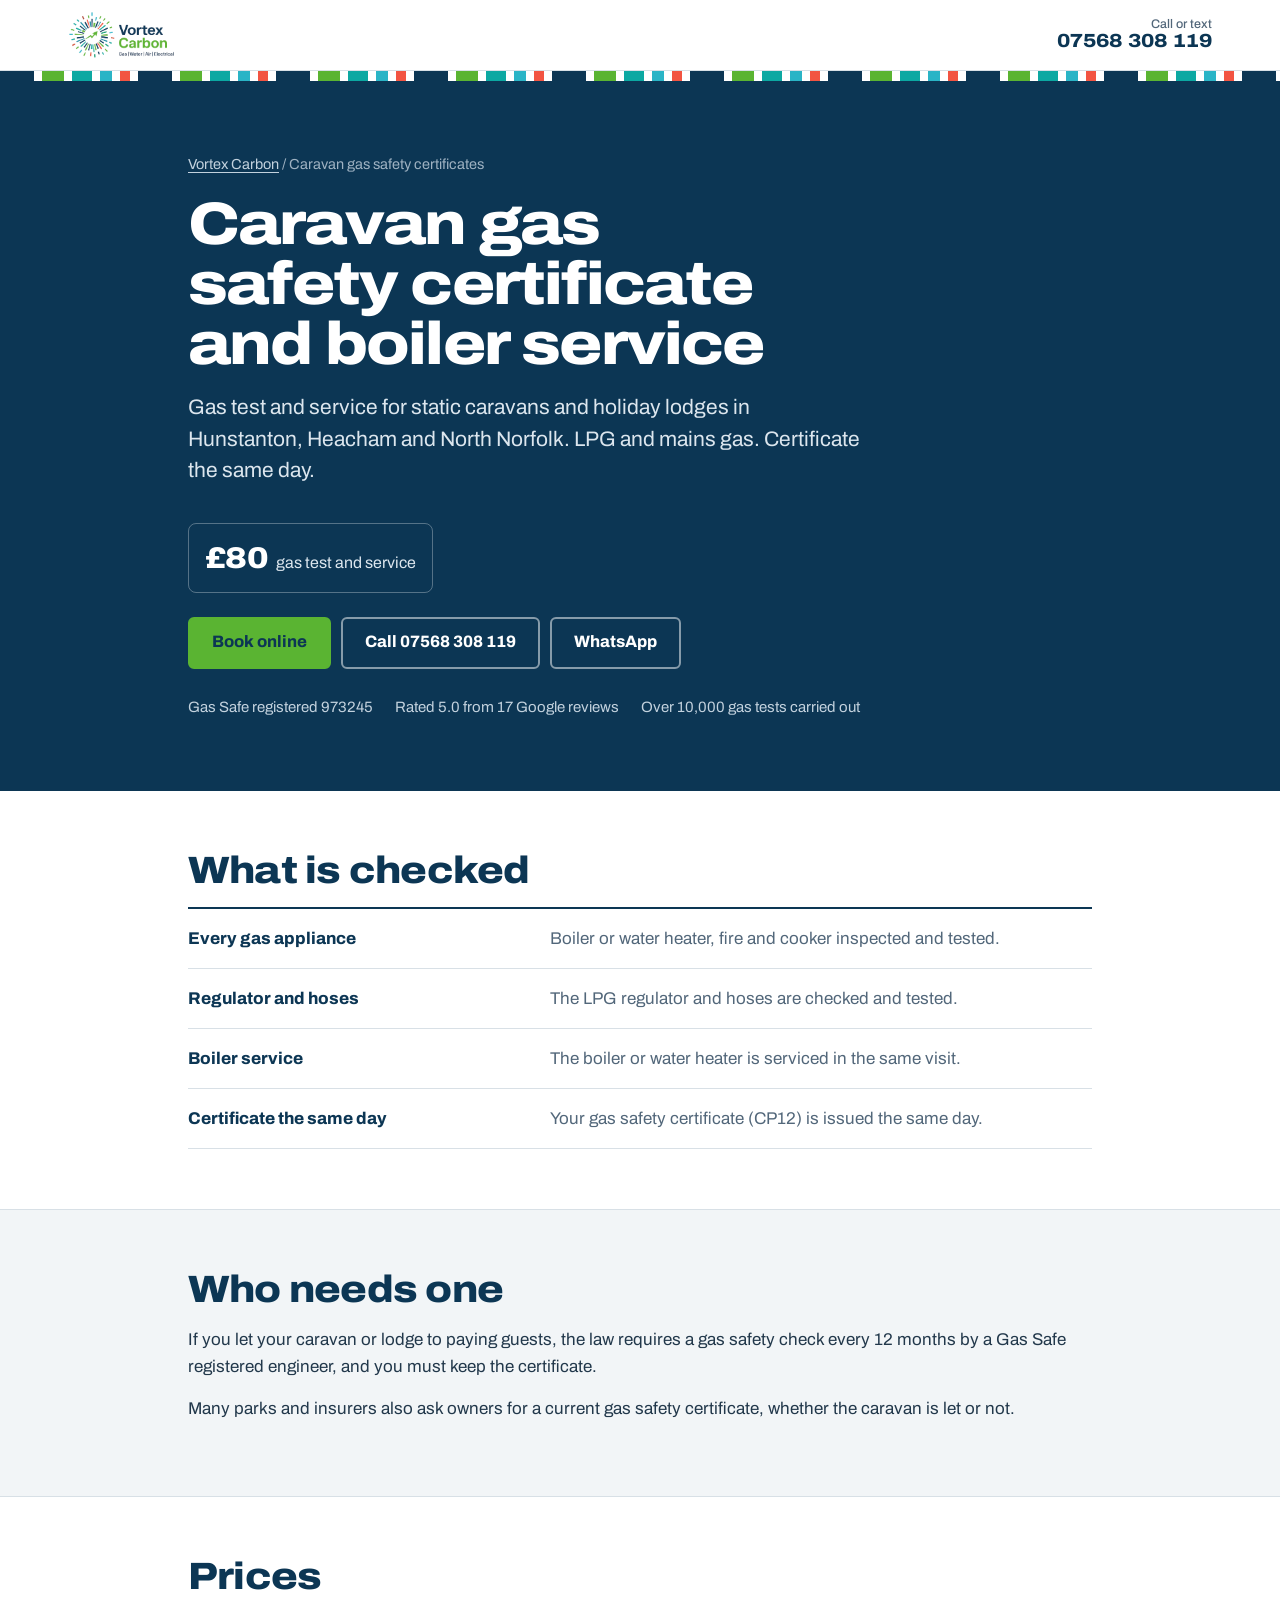
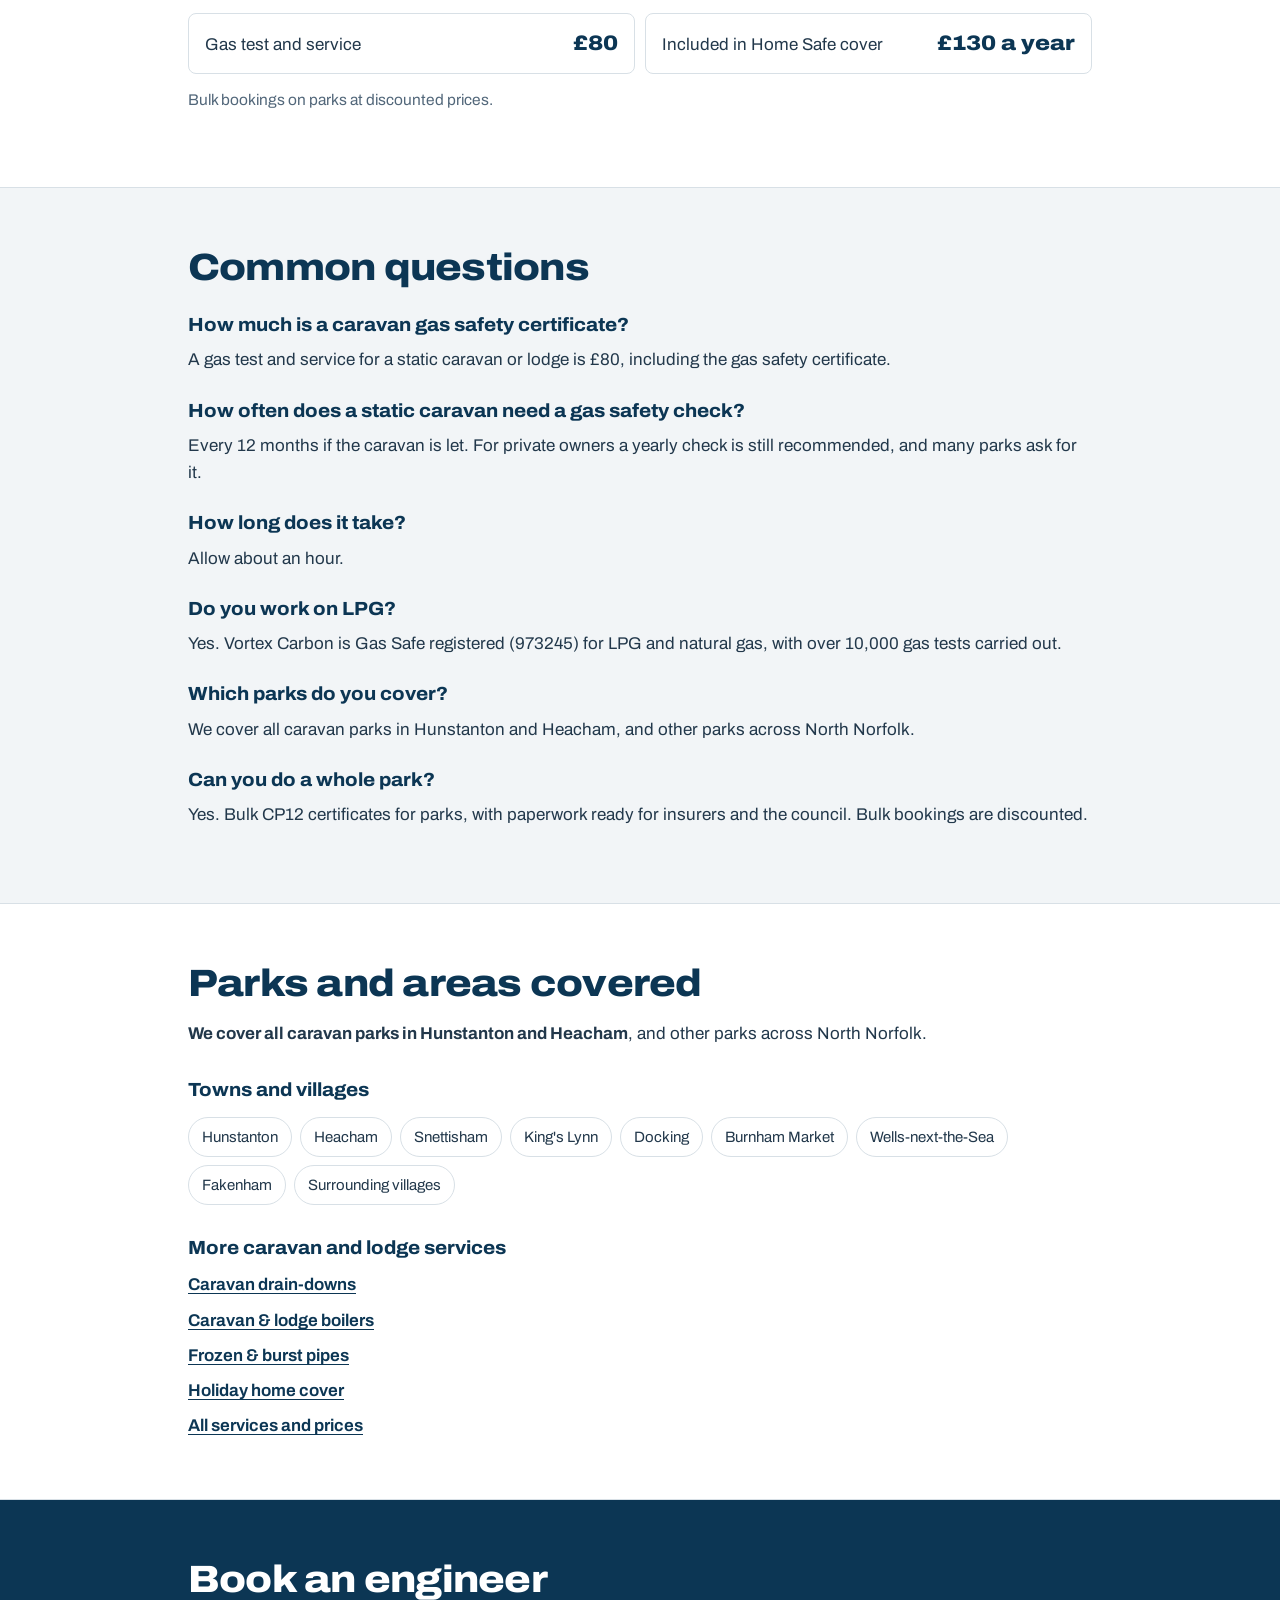
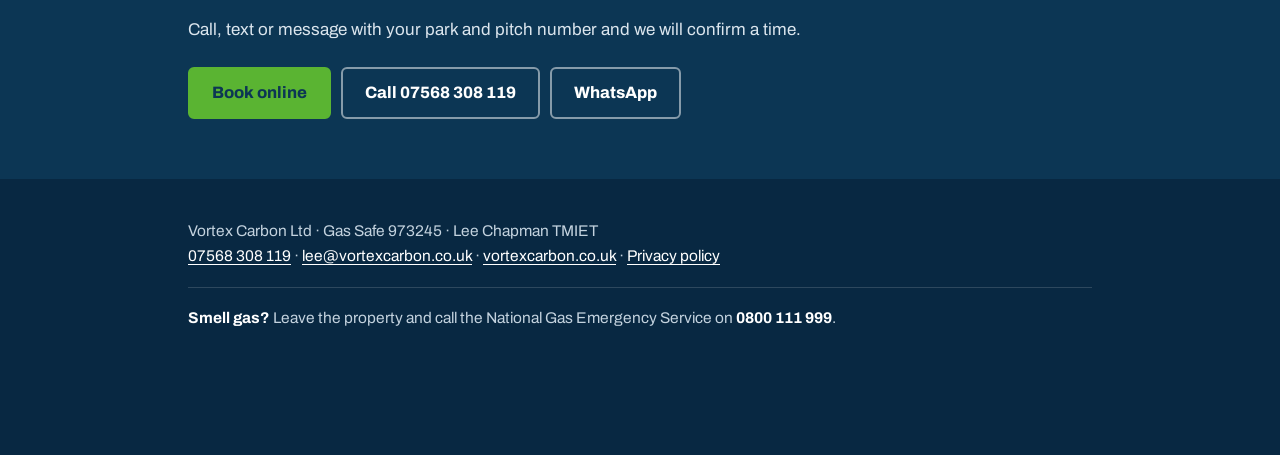
<file: caravan-gas-safety-certificate/index.html>
<!doctype html>
<html lang="en-GB">
<head>
<meta charset="utf-8">
<meta name="viewport" content="width=device-width,initial-scale=1,viewport-fit=cover">
<title>Caravan Gas Safety Certificate &amp; Service | Hunstanton | £80</title>
<meta name="description" content="Static caravan and lodge gas safety certificates (CP12) with boiler service in Hunstanton, Heacham and North Norfolk. £80. LPG and mains gas. Gas Safe 973245.">
<link rel="canonical" href="https://vortexcarbon.co.uk/caravan-gas-safety-certificate/">
<meta property="og:type" content="website">
<meta property="og:site_name" content="Vortex Carbon">
<meta property="og:title" content="Caravan Gas Safety Certificate &amp; Service | Hunstanton | £80">
<meta property="og:description" content="Static caravan and lodge gas safety certificates (CP12) with boiler service in Hunstanton, Heacham and North Norfolk. £80. LPG and mains gas. Gas Safe 973245.">
<meta property="og:image" content="https://vortexcarbon.co.uk/og-image.png">
<meta property="og:url" content="https://vortexcarbon.co.uk/caravan-gas-safety-certificate/">
<meta name="twitter:card" content="summary_large_image">
<meta name="theme-color" content="#0C3654">
<link rel="icon" type="image/png" href="/favicon-32.png">
<link rel="apple-touch-icon" href="/apple-touch-icon.png">
<link rel="preconnect" href="https://fonts.googleapis.com">
<link rel="preconnect" href="https://fonts.gstatic.com" crossorigin>
<link rel="stylesheet" href="https://fonts.googleapis.com/css2?family=Archivo:wdth,wght@62..125,400..900&display=swap">
<link rel="stylesheet" href="/pages.css">
<script type="application/ld+json">{"@context": "https://schema.org", "@type": "Service", "name": "Caravan gas safety certificate and boiler service", "serviceType": "Caravan gas safety certificate and boiler service", "url": "https://vortexcarbon.co.uk/caravan-gas-safety-certificate/", "description": "Static caravan and lodge gas safety certificates (CP12) with boiler service in Hunstanton, Heacham and North Norfolk. £80. LPG and mains gas. Gas Safe 973245.", "provider": {"@type": ["Plumber", "HVACBusiness"], "@id": "https://vortexcarbon.co.uk/#business", "name": "Vortex Carbon Ltd", "url": "https://vortexcarbon.co.uk/", "telephone": "+447568308119"}, "areaServed": ["Hunstanton", "Heacham", "Snettisham", "King's Lynn", "Docking", "Burnham Market", "Wells-next-the-Sea", "Fakenham", "North Norfolk"], "offers": {"@type": "Offer", "price": "80", "priceCurrency": "GBP", "url": "https://vortexcarbon.co.uk/caravan-gas-safety-certificate/"}}</script>
<script type="application/ld+json">{"@context": "https://schema.org", "@type": "BreadcrumbList", "itemListElement": [{"@type": "ListItem", "position": 1, "name": "Vortex Carbon", "item": "https://vortexcarbon.co.uk/"}, {"@type": "ListItem", "position": 2, "name": "Caravan gas safety certificates", "item": "https://vortexcarbon.co.uk/caravan-gas-safety-certificate/"}]}</script>
<script type="application/ld+json">{"@context": "https://schema.org", "@type": "FAQPage", "mainEntity": [{"@type": "Question", "name": "How much is a caravan gas safety certificate?", "acceptedAnswer": {"@type": "Answer", "text": "A gas test and service for a static caravan or lodge is £80, including the gas safety certificate."}}, {"@type": "Question", "name": "How often does a static caravan need a gas safety check?", "acceptedAnswer": {"@type": "Answer", "text": "Every 12 months if the caravan is let. For private owners a yearly check is still recommended, and many parks ask for it."}}, {"@type": "Question", "name": "How long does it take?", "acceptedAnswer": {"@type": "Answer", "text": "Allow about an hour."}}, {"@type": "Question", "name": "Do you work on LPG?", "acceptedAnswer": {"@type": "Answer", "text": "Yes. Vortex Carbon is Gas Safe registered (973245) for LPG and natural gas, with over 10,000 gas tests carried out."}}, {"@type": "Question", "name": "Which parks do you cover?", "acceptedAnswer": {"@type": "Answer", "text": "We cover all caravan parks in Hunstanton and Heacham, and other parks across North Norfolk."}}, {"@type": "Question", "name": "Can you do a whole park?", "acceptedAnswer": {"@type": "Answer", "text": "Yes. Bulk CP12 certificates for parks, with paperwork ready for insurers and the council. Bulk bookings are discounted."}}]}</script>
</head>
<body>
<header class="top"><div class="wrap">
  <a class="logo" href="/" aria-label="Vortex Carbon home"><img src="/logo.webp" alt="Vortex Carbon: Gas, Water, Air, Electrical" width="107" height="48"></a>
  <a class="phone" href="tel:+447568308119"><small>Call or text</small><b>07568 308 119</b></a>
</div></header>
<div class="stripe" aria-hidden="true"></div>
<main>
<div class="hero"><div class="wrap">
  <p class="crumb"><a href="/">Vortex Carbon</a> / Caravan gas safety certificates</p>
  <h1>Caravan gas safety certificate and boiler service</h1>
  <p class="lead">Gas test and service for static caravans and holiday lodges in Hunstanton, Heacham and North Norfolk. LPG and mains gas. Certificate the same day.</p>
  <div class="price"><b>£80</b><span>gas test and service</span></div>
  <div class="row"><a class="btn go" href="/#book">Book online</a><a class="btn" href="tel:+447568308119">Call 07568 308 119</a><a class="btn" href="https://wa.me/447568308119">WhatsApp</a></div>
  <ul class="trust"><li>Gas Safe registered 973245</li><li>Rated 5.0 from 17 Google reviews</li><li>Over 10,000 gas tests carried out</li></ul>
</div></div>
<section><div class="wrap"><h2>What is checked</h2><ul class="steps"><li><b>Every gas appliance</b><span>Boiler or water heater, fire and cooker inspected and tested.</span></li><li><b>Regulator and hoses</b><span>The LPG regulator and hoses are checked and tested.</span></li><li><b>Boiler service</b><span>The boiler or water heater is serviced in the same visit.</span></li><li><b>Certificate the same day</b><span>Your gas safety certificate (CP12) is issued the same day.</span></li></ul></div></section>
<section class="alt"><div class="wrap"><h2>Who needs one</h2><p>If you let your caravan or lodge to paying guests, the law requires a gas safety check every 12 months by a Gas Safe registered engineer, and you must keep the certificate.</p><p>Many parks and insurers also ask owners for a current gas safety certificate, whether the caravan is let or not.</p></div></section>
<section><div class="wrap"><h2>Prices</h2><ul class="prices"><li><span>Gas test and service</span><b>£80</b></li><li><span>Included in Home Safe cover</span><b>£130 a year</b></li></ul><p class="note">Bulk bookings on parks at discounted prices.</p></div></section>
<section class="alt"><div class="wrap faq"><h2>Common questions</h2><h3>How much is a caravan gas safety certificate?</h3><p>A gas test and service for a static caravan or lodge is £80, including the gas safety certificate.</p><h3>How often does a static caravan need a gas safety check?</h3><p>Every 12 months if the caravan is let. For private owners a yearly check is still recommended, and many parks ask for it.</p><h3>How long does it take?</h3><p>Allow about an hour.</p><h3>Do you work on LPG?</h3><p>Yes. Vortex Carbon is Gas Safe registered (973245) for LPG and natural gas, with over 10,000 gas tests carried out.</p><h3>Which parks do you cover?</h3><p>We cover all caravan parks in Hunstanton and Heacham, and other parks across North Norfolk.</p><h3>Can you do a whole park?</h3><p>Yes. Bulk CP12 certificates for parks, with paperwork ready for insurers and the council. Bulk bookings are discounted.</p></div></section>
<section><div class="wrap"><h2>Parks and areas covered</h2><p><b>We cover all caravan parks in Hunstanton and Heacham</b>, and other parks across North Norfolk.</p><h3 style="margin-top:28px">Towns and villages</h3><ul class="towns"><li>Hunstanton</li><li>Heacham</li><li>Snettisham</li><li>King&#x27;s Lynn</li><li>Docking</li><li>Burnham Market</li><li>Wells-next-the-Sea</li><li>Fakenham</li><li>Surrounding villages</li></ul>
<h3 style="margin-top:28px">More caravan and lodge services</h3><ul class="more"><li><a href="/caravan-drain-down/">Caravan drain-downs</a></li><li><a href="/caravan-lodge-boiler-service/">Caravan &amp; lodge boilers</a></li><li><a href="/caravan-frozen-burst-pipes/">Frozen &amp; burst pipes</a></li><li><a href="/holiday-home-cover/">Holiday home cover</a></li><li><a href="/">All services and prices</a></li></ul></div></section>
<section class="cta"><div class="wrap"><h2>Book an engineer</h2><p>Call, text or message with your park and pitch number and we will confirm a time.</p>
<div class="row"><a class="btn go" href="/#book">Book online</a><a class="btn" href="tel:+447568308119">Call 07568 308 119</a><a class="btn" href="https://wa.me/447568308119">WhatsApp</a></div></div></section>
</main>
<footer><div class="wrap">
  <p>Vortex Carbon Ltd · Gas Safe 973245 · Lee Chapman TMIET<br><a href="tel:+447568308119">07568 308 119</a> · <a href="mailto:lee@vortexcarbon.co.uk">lee@vortexcarbon.co.uk</a> · <a href="/">vortexcarbon.co.uk</a> · <a href="/privacy/">Privacy policy</a></p>
  <p class="emerg"><b>Smell gas?</b> Leave the property and call the National Gas Emergency Service on <b>0800 111 999</b>.</p>
</div></footer>
<nav class="bar-m" aria-label="Quick contact"><a class="btn" href="tel:+447568308119">Call</a><a class="btn" href="https://wa.me/447568308119">WhatsApp</a><a class="btn go" href="/#book">Book</a></nav>
<!-- Visit counter (GoatCounter: no cookies, no personal data). Numbers at vortexcarbon.goatcounter.com -->
<script data-goatcounter="https://vortexcarbon.goatcounter.com/count" async src="https://gc.zgo.at/count.js"></script>
<script>
document.addEventListener('click', e => {
  const a = e.target.closest('a'); if (!a || !window.goatcounter || !goatcounter.count) return;
  const h = a.getAttribute('href') || '';
  const n = h === '#book' ? 'Book tapped' : h.startsWith('tel:') ? 'Call tapped' : h.includes('wa.me') ? 'WhatsApp tapped' : h.includes('buy.stripe.com') ? 'Book and pay tapped' : h.startsWith('mailto:') ? 'Email tapped' : '';
  if (n) goatcounter.count({ path: n.toLowerCase().replace(/ /g, '-'), title: n, event: true });
});
</script>
</body>
</html>
</file>
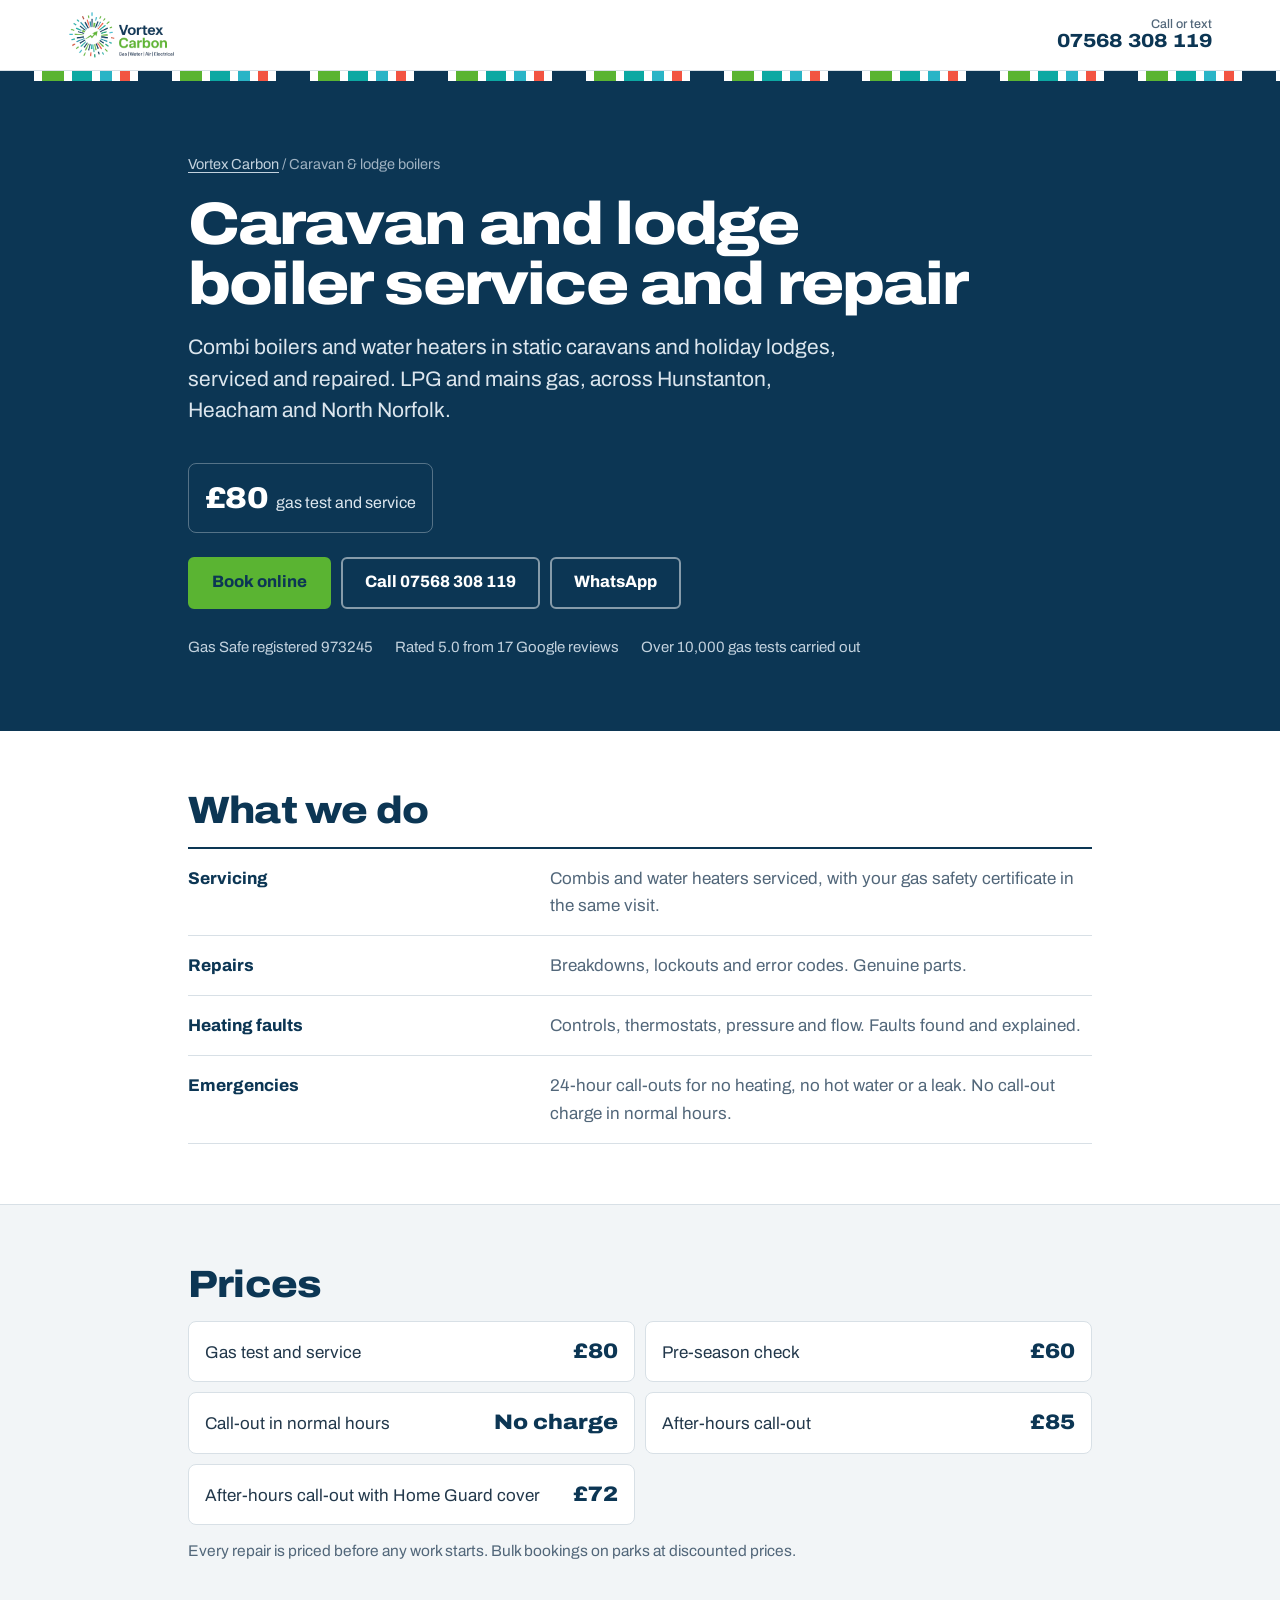
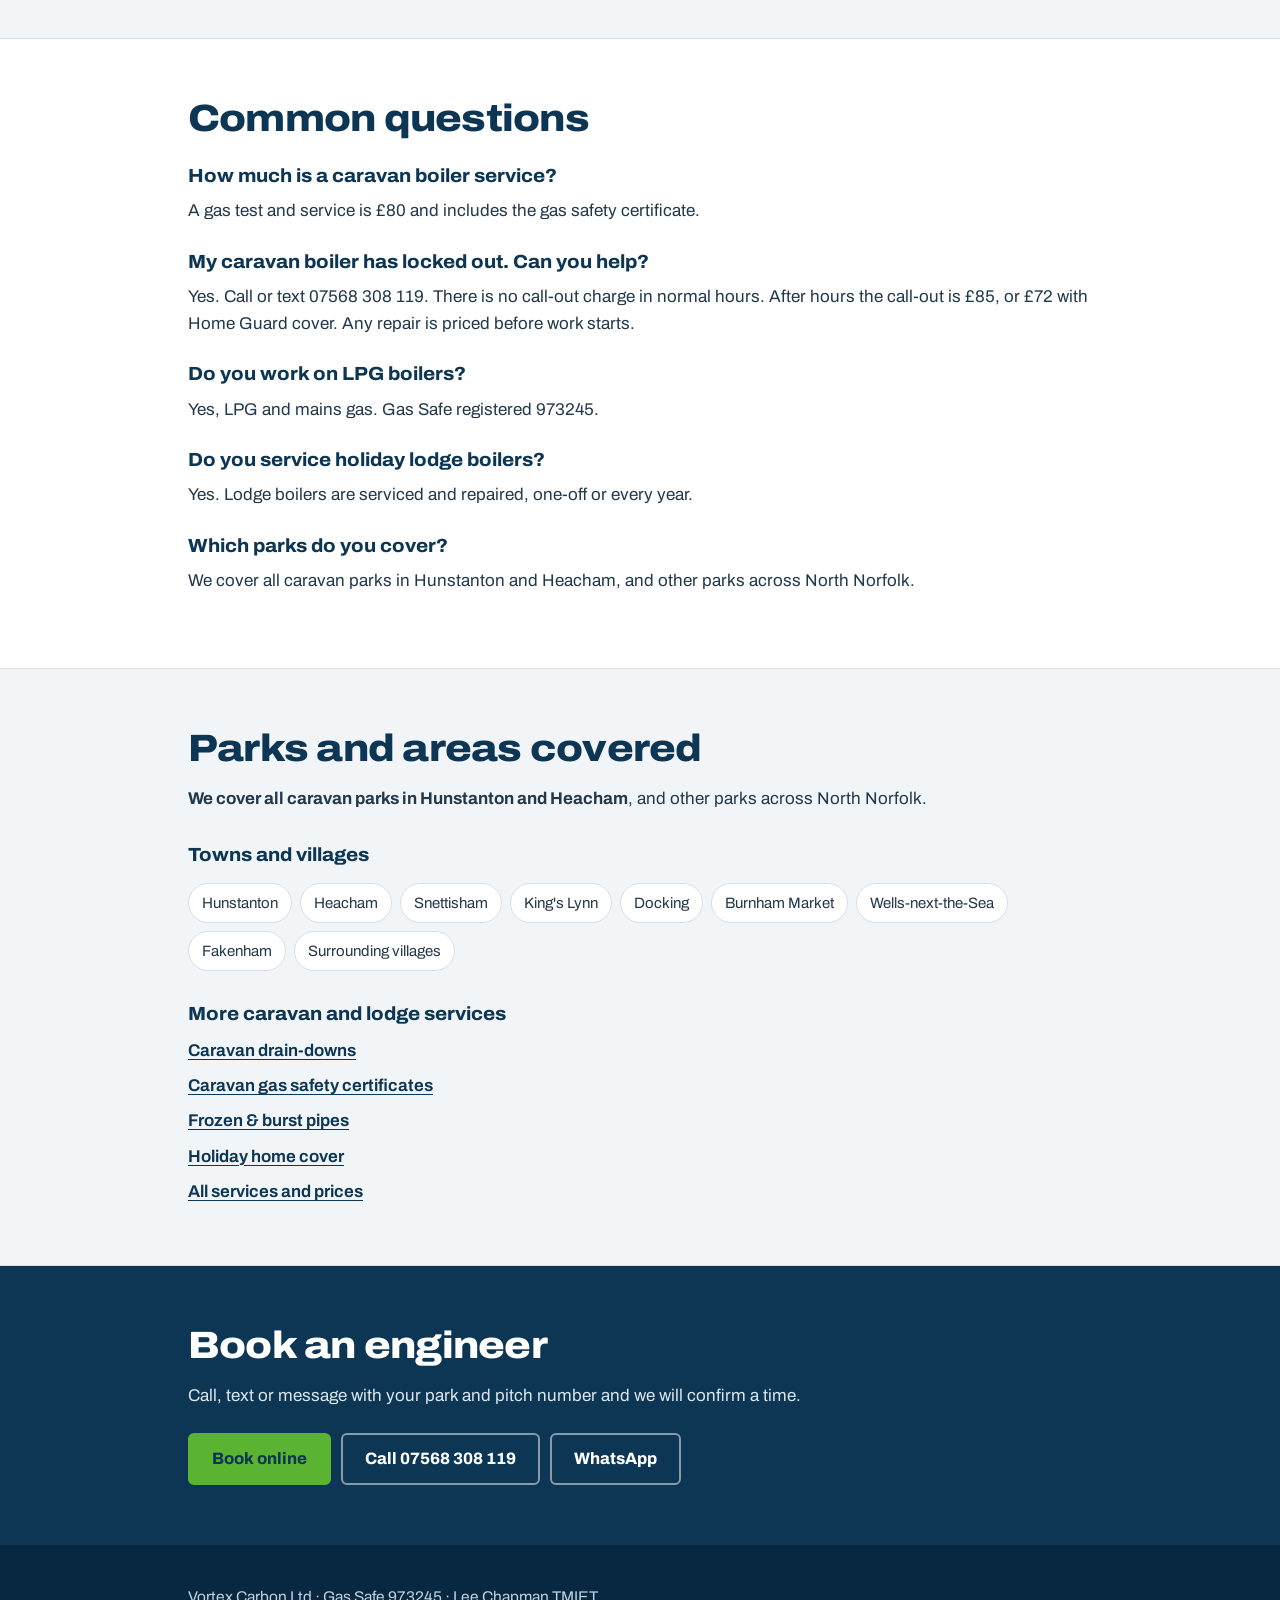
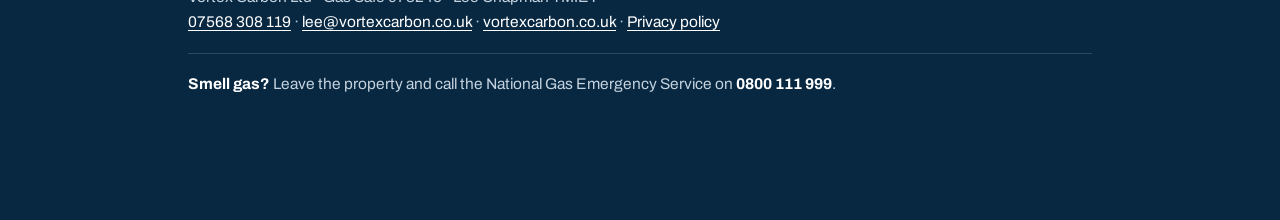
<file: caravan-lodge-boiler-service/index.html>
<!doctype html>
<html lang="en-GB">
<head>
<meta charset="utf-8">
<meta name="viewport" content="width=device-width,initial-scale=1,viewport-fit=cover">
<title>Caravan &amp; Lodge Boiler Service and Repair | Hunstanton, Norfolk</title>
<meta name="description" content="Caravan and holiday lodge boilers and water heaters serviced and repaired in Hunstanton, Heacham and North Norfolk. LPG and mains gas. Gas Safe 973245. Call 07568 308 119.">
<link rel="canonical" href="https://vortexcarbon.co.uk/caravan-lodge-boiler-service/">
<meta property="og:type" content="website">
<meta property="og:site_name" content="Vortex Carbon">
<meta property="og:title" content="Caravan &amp; Lodge Boiler Service and Repair | Hunstanton, Norfolk">
<meta property="og:description" content="Caravan and holiday lodge boilers and water heaters serviced and repaired in Hunstanton, Heacham and North Norfolk. LPG and mains gas. Gas Safe 973245. Call 07568 308 119.">
<meta property="og:image" content="https://vortexcarbon.co.uk/og-image.png">
<meta property="og:url" content="https://vortexcarbon.co.uk/caravan-lodge-boiler-service/">
<meta name="twitter:card" content="summary_large_image">
<meta name="theme-color" content="#0C3654">
<link rel="icon" type="image/png" href="/favicon-32.png">
<link rel="apple-touch-icon" href="/apple-touch-icon.png">
<link rel="preconnect" href="https://fonts.googleapis.com">
<link rel="preconnect" href="https://fonts.gstatic.com" crossorigin>
<link rel="stylesheet" href="https://fonts.googleapis.com/css2?family=Archivo:wdth,wght@62..125,400..900&display=swap">
<link rel="stylesheet" href="/pages.css">
<script type="application/ld+json">{"@context": "https://schema.org", "@type": "Service", "name": "Caravan and lodge boiler service and repair", "serviceType": "Caravan and lodge boiler service and repair", "url": "https://vortexcarbon.co.uk/caravan-lodge-boiler-service/", "description": "Caravan and holiday lodge boilers and water heaters serviced and repaired in Hunstanton, Heacham and North Norfolk. LPG and mains gas. Gas Safe 973245. Call 07568 308 119.", "provider": {"@type": ["Plumber", "HVACBusiness"], "@id": "https://vortexcarbon.co.uk/#business", "name": "Vortex Carbon Ltd", "url": "https://vortexcarbon.co.uk/", "telephone": "+447568308119"}, "areaServed": ["Hunstanton", "Heacham", "Snettisham", "King's Lynn", "Docking", "Burnham Market", "Wells-next-the-Sea", "Fakenham", "North Norfolk"], "offers": {"@type": "Offer", "price": "80", "priceCurrency": "GBP", "url": "https://vortexcarbon.co.uk/caravan-lodge-boiler-service/"}}</script>
<script type="application/ld+json">{"@context": "https://schema.org", "@type": "BreadcrumbList", "itemListElement": [{"@type": "ListItem", "position": 1, "name": "Vortex Carbon", "item": "https://vortexcarbon.co.uk/"}, {"@type": "ListItem", "position": 2, "name": "Caravan & lodge boilers", "item": "https://vortexcarbon.co.uk/caravan-lodge-boiler-service/"}]}</script>
<script type="application/ld+json">{"@context": "https://schema.org", "@type": "FAQPage", "mainEntity": [{"@type": "Question", "name": "How much is a caravan boiler service?", "acceptedAnswer": {"@type": "Answer", "text": "A gas test and service is £80 and includes the gas safety certificate."}}, {"@type": "Question", "name": "My caravan boiler has locked out. Can you help?", "acceptedAnswer": {"@type": "Answer", "text": "Yes. Call or text 07568 308 119. There is no call-out charge in normal hours. After hours the call-out is £85, or £72 with Home Guard cover. Any repair is priced before work starts."}}, {"@type": "Question", "name": "Do you work on LPG boilers?", "acceptedAnswer": {"@type": "Answer", "text": "Yes, LPG and mains gas. Gas Safe registered 973245."}}, {"@type": "Question", "name": "Do you service holiday lodge boilers?", "acceptedAnswer": {"@type": "Answer", "text": "Yes. Lodge boilers are serviced and repaired, one-off or every year."}}, {"@type": "Question", "name": "Which parks do you cover?", "acceptedAnswer": {"@type": "Answer", "text": "We cover all caravan parks in Hunstanton and Heacham, and other parks across North Norfolk."}}]}</script>
</head>
<body>
<header class="top"><div class="wrap">
  <a class="logo" href="/" aria-label="Vortex Carbon home"><img src="/logo.webp" alt="Vortex Carbon: Gas, Water, Air, Electrical" width="107" height="48"></a>
  <a class="phone" href="tel:+447568308119"><small>Call or text</small><b>07568 308 119</b></a>
</div></header>
<div class="stripe" aria-hidden="true"></div>
<main>
<div class="hero"><div class="wrap">
  <p class="crumb"><a href="/">Vortex Carbon</a> / Caravan &amp; lodge boilers</p>
  <h1>Caravan and lodge boiler service and repair</h1>
  <p class="lead">Combi boilers and water heaters in static caravans and holiday lodges, serviced and repaired. LPG and mains gas, across Hunstanton, Heacham and North Norfolk.</p>
  <div class="price"><b>£80</b><span>gas test and service</span></div>
  <div class="row"><a class="btn go" href="/#book">Book online</a><a class="btn" href="tel:+447568308119">Call 07568 308 119</a><a class="btn" href="https://wa.me/447568308119">WhatsApp</a></div>
  <ul class="trust"><li>Gas Safe registered 973245</li><li>Rated 5.0 from 17 Google reviews</li><li>Over 10,000 gas tests carried out</li></ul>
</div></div>
<section><div class="wrap"><h2>What we do</h2><ul class="steps"><li><b>Servicing</b><span>Combis and water heaters serviced, with your gas safety certificate in the same visit.</span></li><li><b>Repairs</b><span>Breakdowns, lockouts and error codes. Genuine parts.</span></li><li><b>Heating faults</b><span>Controls, thermostats, pressure and flow. Faults found and explained.</span></li><li><b>Emergencies</b><span>24-hour call-outs for no heating, no hot water or a leak. No call-out charge in normal hours.</span></li></ul></div></section>
<section class="alt"><div class="wrap"><h2>Prices</h2><ul class="prices"><li><span>Gas test and service</span><b>£80</b></li><li><span>Pre-season check</span><b>£60</b></li><li><span>Call-out in normal hours</span><b>No charge</b></li><li><span>After-hours call-out</span><b>£85</b></li><li><span>After-hours call-out with Home Guard cover</span><b>£72</b></li></ul><p class="note">Every repair is priced before any work starts. Bulk bookings on parks at discounted prices.</p></div></section>
<section><div class="wrap faq"><h2>Common questions</h2><h3>How much is a caravan boiler service?</h3><p>A gas test and service is £80 and includes the gas safety certificate.</p><h3>My caravan boiler has locked out. Can you help?</h3><p>Yes. Call or text 07568 308 119. There is no call-out charge in normal hours. After hours the call-out is £85, or £72 with Home Guard cover. Any repair is priced before work starts.</p><h3>Do you work on LPG boilers?</h3><p>Yes, LPG and mains gas. Gas Safe registered 973245.</p><h3>Do you service holiday lodge boilers?</h3><p>Yes. Lodge boilers are serviced and repaired, one-off or every year.</p><h3>Which parks do you cover?</h3><p>We cover all caravan parks in Hunstanton and Heacham, and other parks across North Norfolk.</p></div></section>
<section class="alt"><div class="wrap"><h2>Parks and areas covered</h2><p><b>We cover all caravan parks in Hunstanton and Heacham</b>, and other parks across North Norfolk.</p><h3 style="margin-top:28px">Towns and villages</h3><ul class="towns"><li>Hunstanton</li><li>Heacham</li><li>Snettisham</li><li>King&#x27;s Lynn</li><li>Docking</li><li>Burnham Market</li><li>Wells-next-the-Sea</li><li>Fakenham</li><li>Surrounding villages</li></ul>
<h3 style="margin-top:28px">More caravan and lodge services</h3><ul class="more"><li><a href="/caravan-drain-down/">Caravan drain-downs</a></li><li><a href="/caravan-gas-safety-certificate/">Caravan gas safety certificates</a></li><li><a href="/caravan-frozen-burst-pipes/">Frozen &amp; burst pipes</a></li><li><a href="/holiday-home-cover/">Holiday home cover</a></li><li><a href="/">All services and prices</a></li></ul></div></section>
<section class="cta"><div class="wrap"><h2>Book an engineer</h2><p>Call, text or message with your park and pitch number and we will confirm a time.</p>
<div class="row"><a class="btn go" href="/#book">Book online</a><a class="btn" href="tel:+447568308119">Call 07568 308 119</a><a class="btn" href="https://wa.me/447568308119">WhatsApp</a></div></div></section>
</main>
<footer><div class="wrap">
  <p>Vortex Carbon Ltd · Gas Safe 973245 · Lee Chapman TMIET<br><a href="tel:+447568308119">07568 308 119</a> · <a href="mailto:lee@vortexcarbon.co.uk">lee@vortexcarbon.co.uk</a> · <a href="/">vortexcarbon.co.uk</a> · <a href="/privacy/">Privacy policy</a></p>
  <p class="emerg"><b>Smell gas?</b> Leave the property and call the National Gas Emergency Service on <b>0800 111 999</b>.</p>
</div></footer>
<nav class="bar-m" aria-label="Quick contact"><a class="btn" href="tel:+447568308119">Call</a><a class="btn" href="https://wa.me/447568308119">WhatsApp</a><a class="btn go" href="/#book">Book</a></nav>
<!-- Visit counter (GoatCounter: no cookies, no personal data). Numbers at vortexcarbon.goatcounter.com -->
<script data-goatcounter="https://vortexcarbon.goatcounter.com/count" async src="https://gc.zgo.at/count.js"></script>
<script>
document.addEventListener('click', e => {
  const a = e.target.closest('a'); if (!a || !window.goatcounter || !goatcounter.count) return;
  const h = a.getAttribute('href') || '';
  const n = h === '#book' ? 'Book tapped' : h.startsWith('tel:') ? 'Call tapped' : h.includes('wa.me') ? 'WhatsApp tapped' : h.includes('buy.stripe.com') ? 'Book and pay tapped' : h.startsWith('mailto:') ? 'Email tapped' : '';
  if (n) goatcounter.count({ path: n.toLowerCase().replace(/ /g, '-'), title: n, event: true });
});
</script>
</body>
</html>
</file>
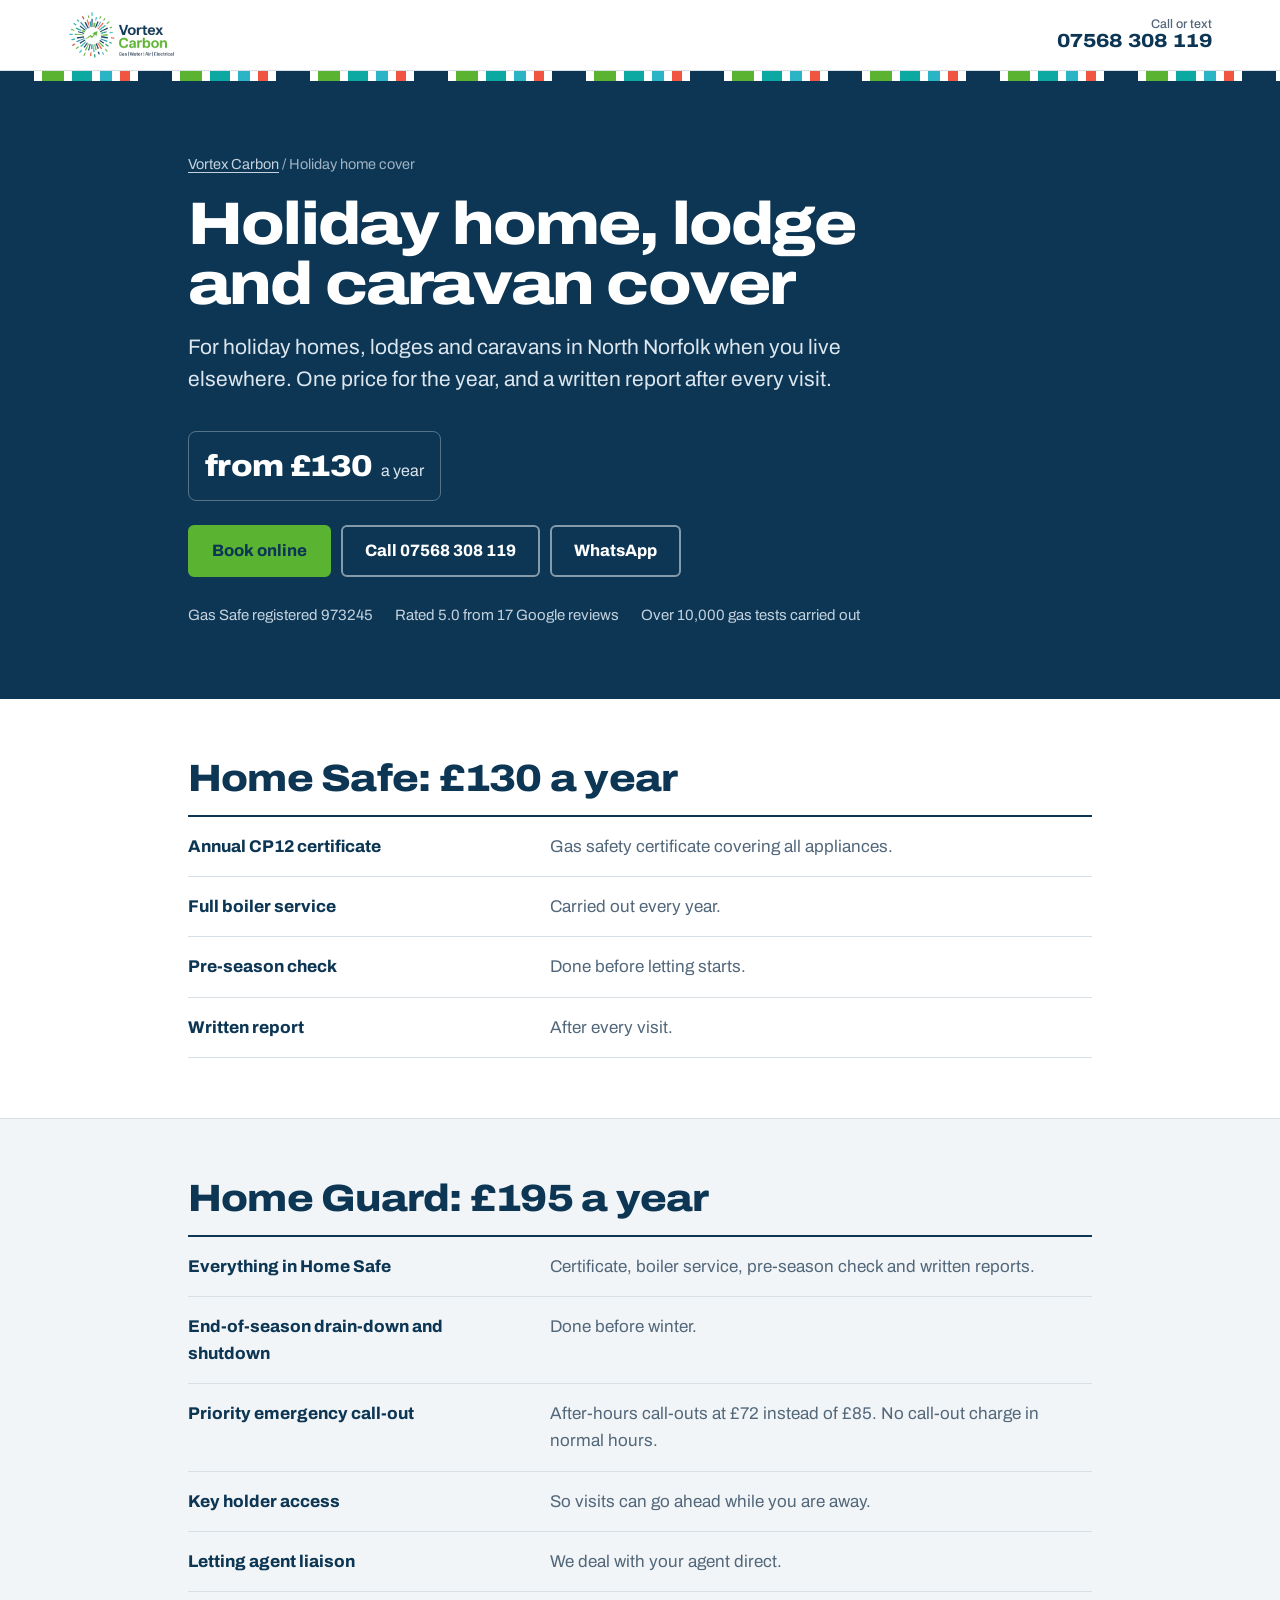
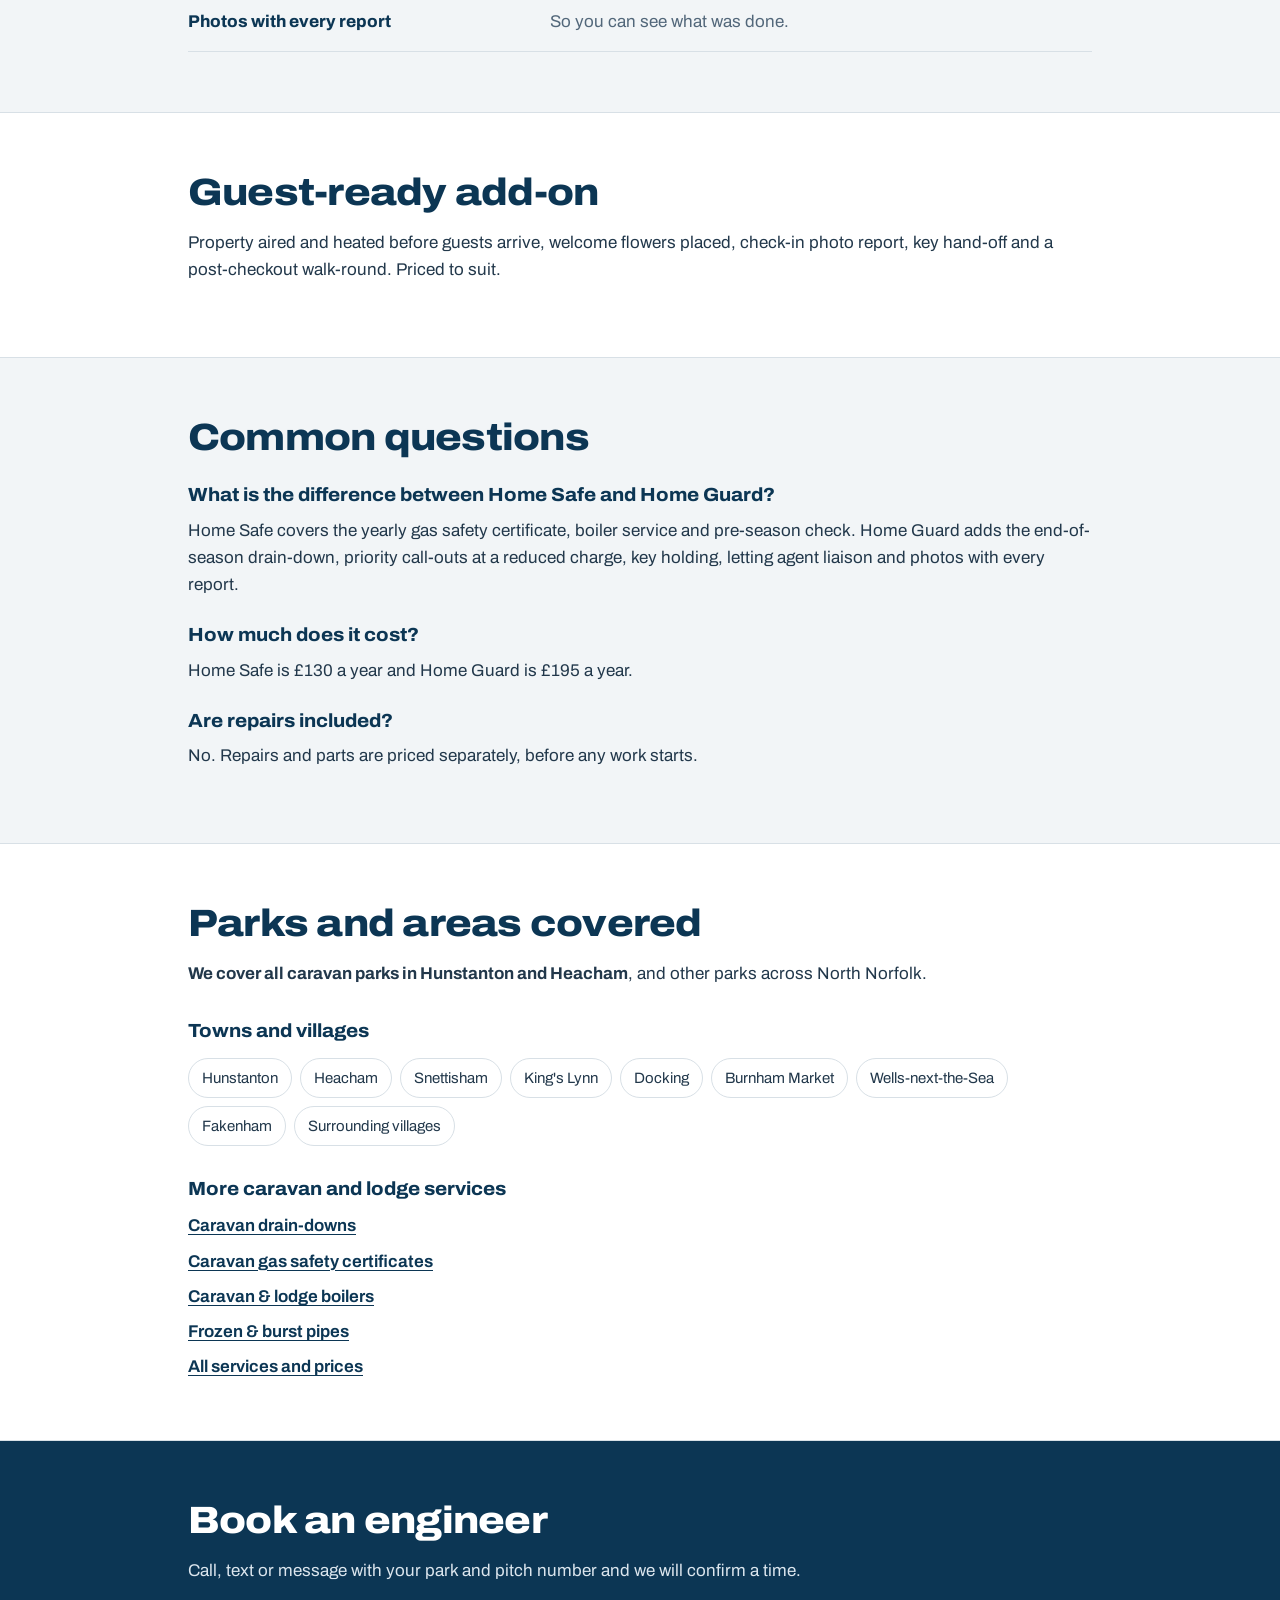
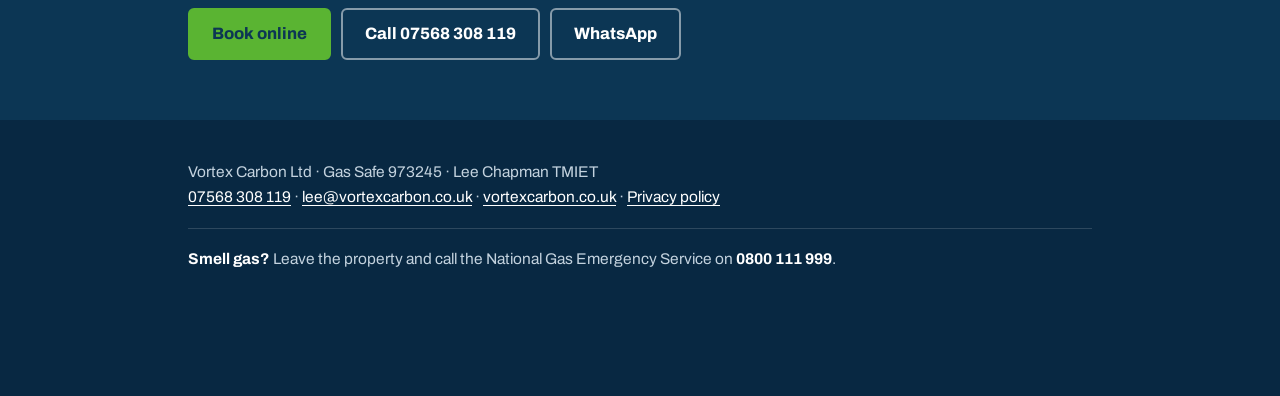
<file: holiday-home-cover/index.html>
<!doctype html>
<html lang="en-GB">
<head>
<meta charset="utf-8">
<meta name="viewport" content="width=device-width,initial-scale=1,viewport-fit=cover">
<title>Holiday Home &amp; Caravan Cover | Home Safe £130, Home Guard £195</title>
<meta name="description" content="Yearly cover for holiday homes, lodges and caravans in North Norfolk when you live elsewhere. Home Safe £130 a year, Home Guard £195 a year. Call 07568 308 119.">
<link rel="canonical" href="https://vortexcarbon.co.uk/holiday-home-cover/">
<meta property="og:type" content="website">
<meta property="og:site_name" content="Vortex Carbon">
<meta property="og:title" content="Holiday Home &amp; Caravan Cover | Home Safe £130, Home Guard £195">
<meta property="og:description" content="Yearly cover for holiday homes, lodges and caravans in North Norfolk when you live elsewhere. Home Safe £130 a year, Home Guard £195 a year. Call 07568 308 119.">
<meta property="og:image" content="https://vortexcarbon.co.uk/og-image.png">
<meta property="og:url" content="https://vortexcarbon.co.uk/holiday-home-cover/">
<meta name="twitter:card" content="summary_large_image">
<meta name="theme-color" content="#0C3654">
<link rel="icon" type="image/png" href="/favicon-32.png">
<link rel="apple-touch-icon" href="/apple-touch-icon.png">
<link rel="preconnect" href="https://fonts.googleapis.com">
<link rel="preconnect" href="https://fonts.gstatic.com" crossorigin>
<link rel="stylesheet" href="https://fonts.googleapis.com/css2?family=Archivo:wdth,wght@62..125,400..900&display=swap">
<link rel="stylesheet" href="/pages.css">
<script type="application/ld+json">{"@context": "https://schema.org", "@type": "Service", "name": "Holiday home, lodge and caravan cover", "serviceType": "Holiday home, lodge and caravan cover", "url": "https://vortexcarbon.co.uk/holiday-home-cover/", "description": "Yearly cover for holiday homes, lodges and caravans in North Norfolk when you live elsewhere. Home Safe £130 a year, Home Guard £195 a year. Call 07568 308 119.", "provider": {"@type": ["Plumber", "HVACBusiness"], "@id": "https://vortexcarbon.co.uk/#business", "name": "Vortex Carbon Ltd", "url": "https://vortexcarbon.co.uk/", "telephone": "+447568308119"}, "areaServed": ["Hunstanton", "Heacham", "Snettisham", "King's Lynn", "Docking", "Burnham Market", "Wells-next-the-Sea", "Fakenham", "North Norfolk"], "offers": {"@type": "Offer", "price": "130", "priceCurrency": "GBP", "url": "https://vortexcarbon.co.uk/holiday-home-cover/"}}</script>
<script type="application/ld+json">{"@context": "https://schema.org", "@type": "BreadcrumbList", "itemListElement": [{"@type": "ListItem", "position": 1, "name": "Vortex Carbon", "item": "https://vortexcarbon.co.uk/"}, {"@type": "ListItem", "position": 2, "name": "Holiday home cover", "item": "https://vortexcarbon.co.uk/holiday-home-cover/"}]}</script>
<script type="application/ld+json">{"@context": "https://schema.org", "@type": "FAQPage", "mainEntity": [{"@type": "Question", "name": "What is the difference between Home Safe and Home Guard?", "acceptedAnswer": {"@type": "Answer", "text": "Home Safe covers the yearly gas safety certificate, boiler service and pre-season check. Home Guard adds the end-of-season drain-down, priority call-outs at a reduced charge, key holding, letting agent liaison and photos with every report."}}, {"@type": "Question", "name": "How much does it cost?", "acceptedAnswer": {"@type": "Answer", "text": "Home Safe is £130 a year and Home Guard is £195 a year."}}, {"@type": "Question", "name": "Are repairs included?", "acceptedAnswer": {"@type": "Answer", "text": "No. Repairs and parts are priced separately, before any work starts."}}]}</script>
</head>
<body>
<header class="top"><div class="wrap">
  <a class="logo" href="/" aria-label="Vortex Carbon home"><img src="/logo.webp" alt="Vortex Carbon: Gas, Water, Air, Electrical" width="107" height="48"></a>
  <a class="phone" href="tel:+447568308119"><small>Call or text</small><b>07568 308 119</b></a>
</div></header>
<div class="stripe" aria-hidden="true"></div>
<main>
<div class="hero"><div class="wrap">
  <p class="crumb"><a href="/">Vortex Carbon</a> / Holiday home cover</p>
  <h1>Holiday home, lodge and caravan cover</h1>
  <p class="lead">For holiday homes, lodges and caravans in North Norfolk when you live elsewhere. One price for the year, and a written report after every visit.</p>
  <div class="price"><b>from £130</b><span>a year</span></div>
  <div class="row"><a class="btn go" href="/#book">Book online</a><a class="btn" href="tel:+447568308119">Call 07568 308 119</a><a class="btn" href="https://wa.me/447568308119">WhatsApp</a></div>
  <ul class="trust"><li>Gas Safe registered 973245</li><li>Rated 5.0 from 17 Google reviews</li><li>Over 10,000 gas tests carried out</li></ul>
</div></div>
<section><div class="wrap"><h2>Home Safe: £130 a year</h2><ul class="steps"><li><b>Annual CP12 certificate</b><span>Gas safety certificate covering all appliances.</span></li><li><b>Full boiler service</b><span>Carried out every year.</span></li><li><b>Pre-season check</b><span>Done before letting starts.</span></li><li><b>Written report</b><span>After every visit.</span></li></ul></div></section>
<section class="alt"><div class="wrap"><h2>Home Guard: £195 a year</h2><ul class="steps"><li><b>Everything in Home Safe</b><span>Certificate, boiler service, pre-season check and written reports.</span></li><li><b>End-of-season drain-down and shutdown</b><span>Done before winter.</span></li><li><b>Priority emergency call-out</b><span>After-hours call-outs at £72 instead of £85. No call-out charge in normal hours.</span></li><li><b>Key holder access</b><span>So visits can go ahead while you are away.</span></li><li><b>Letting agent liaison</b><span>We deal with your agent direct.</span></li><li><b>Photos with every report</b><span>So you can see what was done.</span></li></ul></div></section>
<section><div class="wrap"><h2>Guest-ready add-on</h2><p>Property aired and heated before guests arrive, welcome flowers placed, check-in photo report, key hand-off and a post-checkout walk-round. Priced to suit.</p></div></section>
<section class="alt"><div class="wrap faq"><h2>Common questions</h2><h3>What is the difference between Home Safe and Home Guard?</h3><p>Home Safe covers the yearly gas safety certificate, boiler service and pre-season check. Home Guard adds the end-of-season drain-down, priority call-outs at a reduced charge, key holding, letting agent liaison and photos with every report.</p><h3>How much does it cost?</h3><p>Home Safe is £130 a year and Home Guard is £195 a year.</p><h3>Are repairs included?</h3><p>No. Repairs and parts are priced separately, before any work starts.</p></div></section>
<section><div class="wrap"><h2>Parks and areas covered</h2><p><b>We cover all caravan parks in Hunstanton and Heacham</b>, and other parks across North Norfolk.</p><h3 style="margin-top:28px">Towns and villages</h3><ul class="towns"><li>Hunstanton</li><li>Heacham</li><li>Snettisham</li><li>King&#x27;s Lynn</li><li>Docking</li><li>Burnham Market</li><li>Wells-next-the-Sea</li><li>Fakenham</li><li>Surrounding villages</li></ul>
<h3 style="margin-top:28px">More caravan and lodge services</h3><ul class="more"><li><a href="/caravan-drain-down/">Caravan drain-downs</a></li><li><a href="/caravan-gas-safety-certificate/">Caravan gas safety certificates</a></li><li><a href="/caravan-lodge-boiler-service/">Caravan &amp; lodge boilers</a></li><li><a href="/caravan-frozen-burst-pipes/">Frozen &amp; burst pipes</a></li><li><a href="/">All services and prices</a></li></ul></div></section>
<section class="cta"><div class="wrap"><h2>Book an engineer</h2><p>Call, text or message with your park and pitch number and we will confirm a time.</p>
<div class="row"><a class="btn go" href="/#book">Book online</a><a class="btn" href="tel:+447568308119">Call 07568 308 119</a><a class="btn" href="https://wa.me/447568308119">WhatsApp</a></div></div></section>
</main>
<footer><div class="wrap">
  <p>Vortex Carbon Ltd · Gas Safe 973245 · Lee Chapman TMIET<br><a href="tel:+447568308119">07568 308 119</a> · <a href="mailto:lee@vortexcarbon.co.uk">lee@vortexcarbon.co.uk</a> · <a href="/">vortexcarbon.co.uk</a> · <a href="/privacy/">Privacy policy</a></p>
  <p class="emerg"><b>Smell gas?</b> Leave the property and call the National Gas Emergency Service on <b>0800 111 999</b>.</p>
</div></footer>
<nav class="bar-m" aria-label="Quick contact"><a class="btn" href="tel:+447568308119">Call</a><a class="btn" href="https://wa.me/447568308119">WhatsApp</a><a class="btn go" href="/#book">Book</a></nav>
<!-- Visit counter (GoatCounter: no cookies, no personal data). Numbers at vortexcarbon.goatcounter.com -->
<script data-goatcounter="https://vortexcarbon.goatcounter.com/count" async src="https://gc.zgo.at/count.js"></script>
<script>
document.addEventListener('click', e => {
  const a = e.target.closest('a'); if (!a || !window.goatcounter || !goatcounter.count) return;
  const h = a.getAttribute('href') || '';
  const n = h === '#book' ? 'Book tapped' : h.startsWith('tel:') ? 'Call tapped' : h.includes('wa.me') ? 'WhatsApp tapped' : h.includes('buy.stripe.com') ? 'Book and pay tapped' : h.startsWith('mailto:') ? 'Email tapped' : '';
  if (n) goatcounter.count({ path: n.toLowerCase().replace(/ /g, '-'), title: n, event: true });
});
</script>
</body>
</html>
</file>
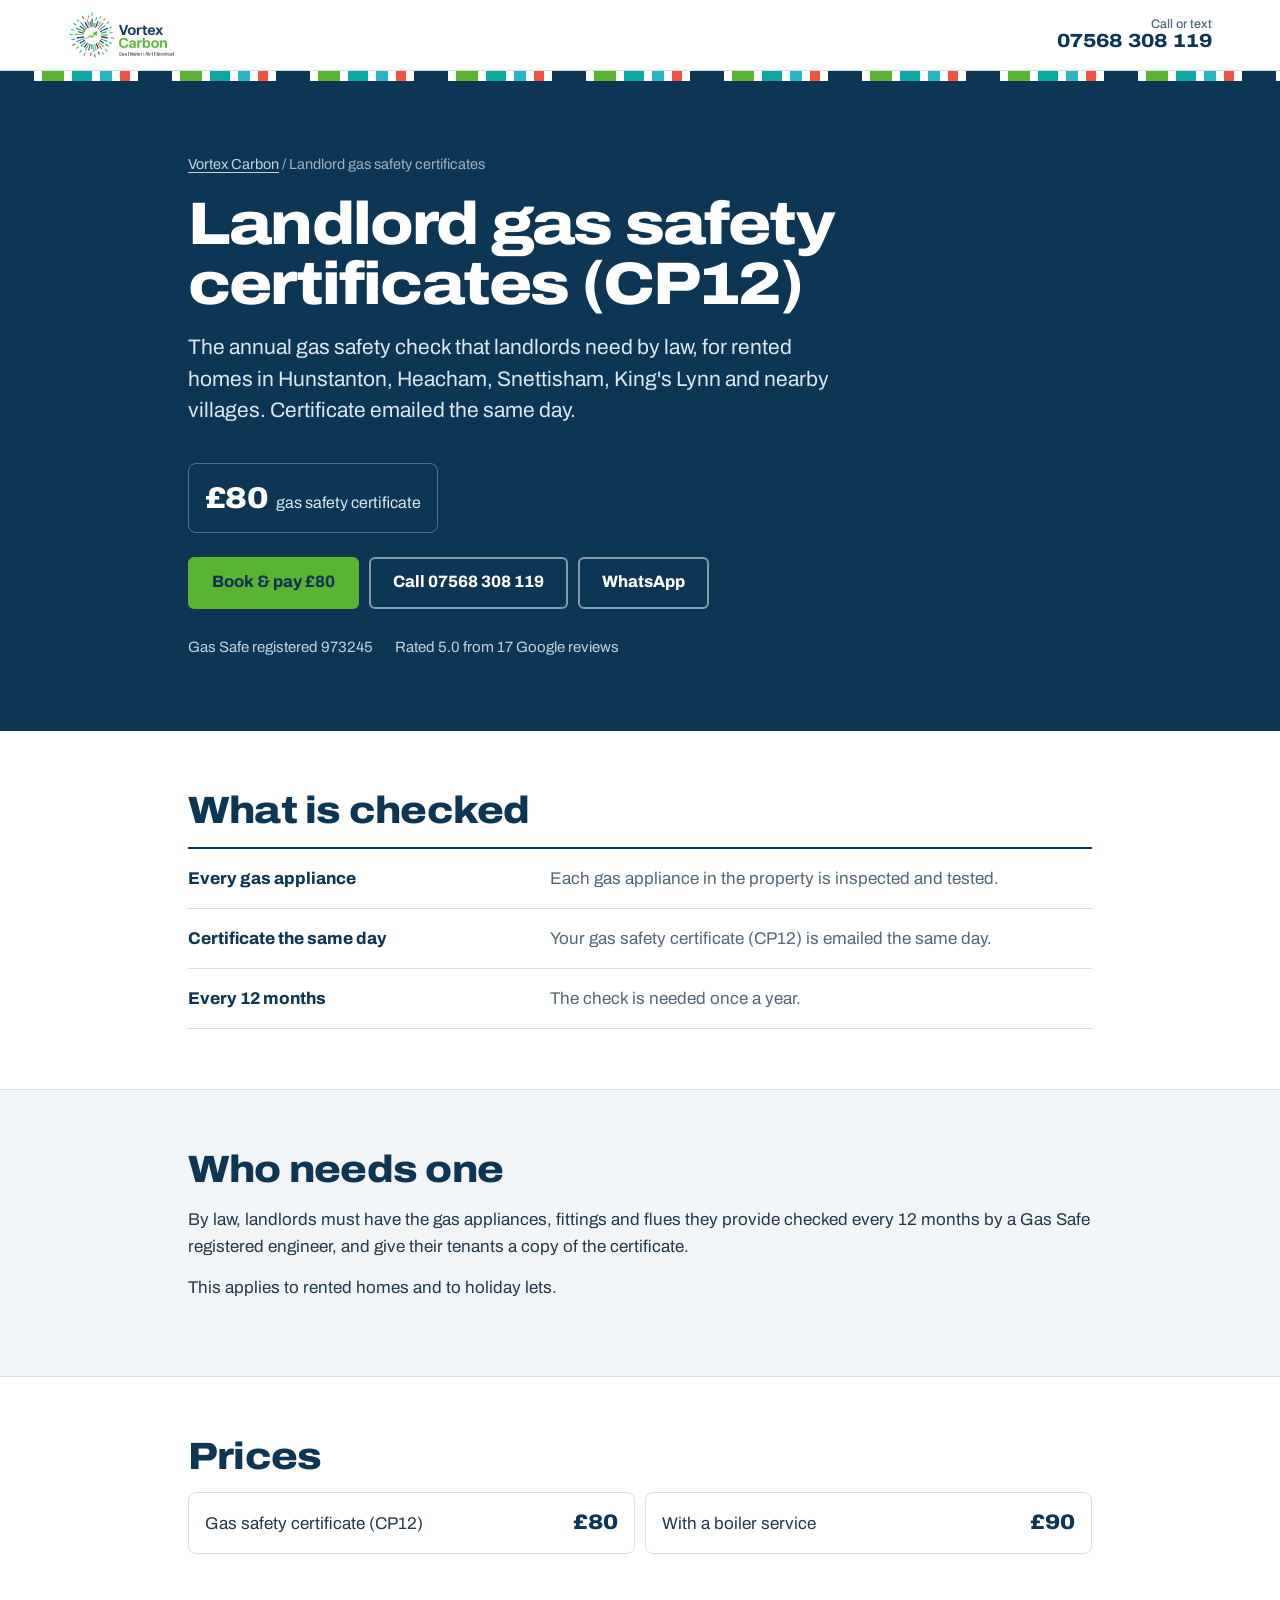
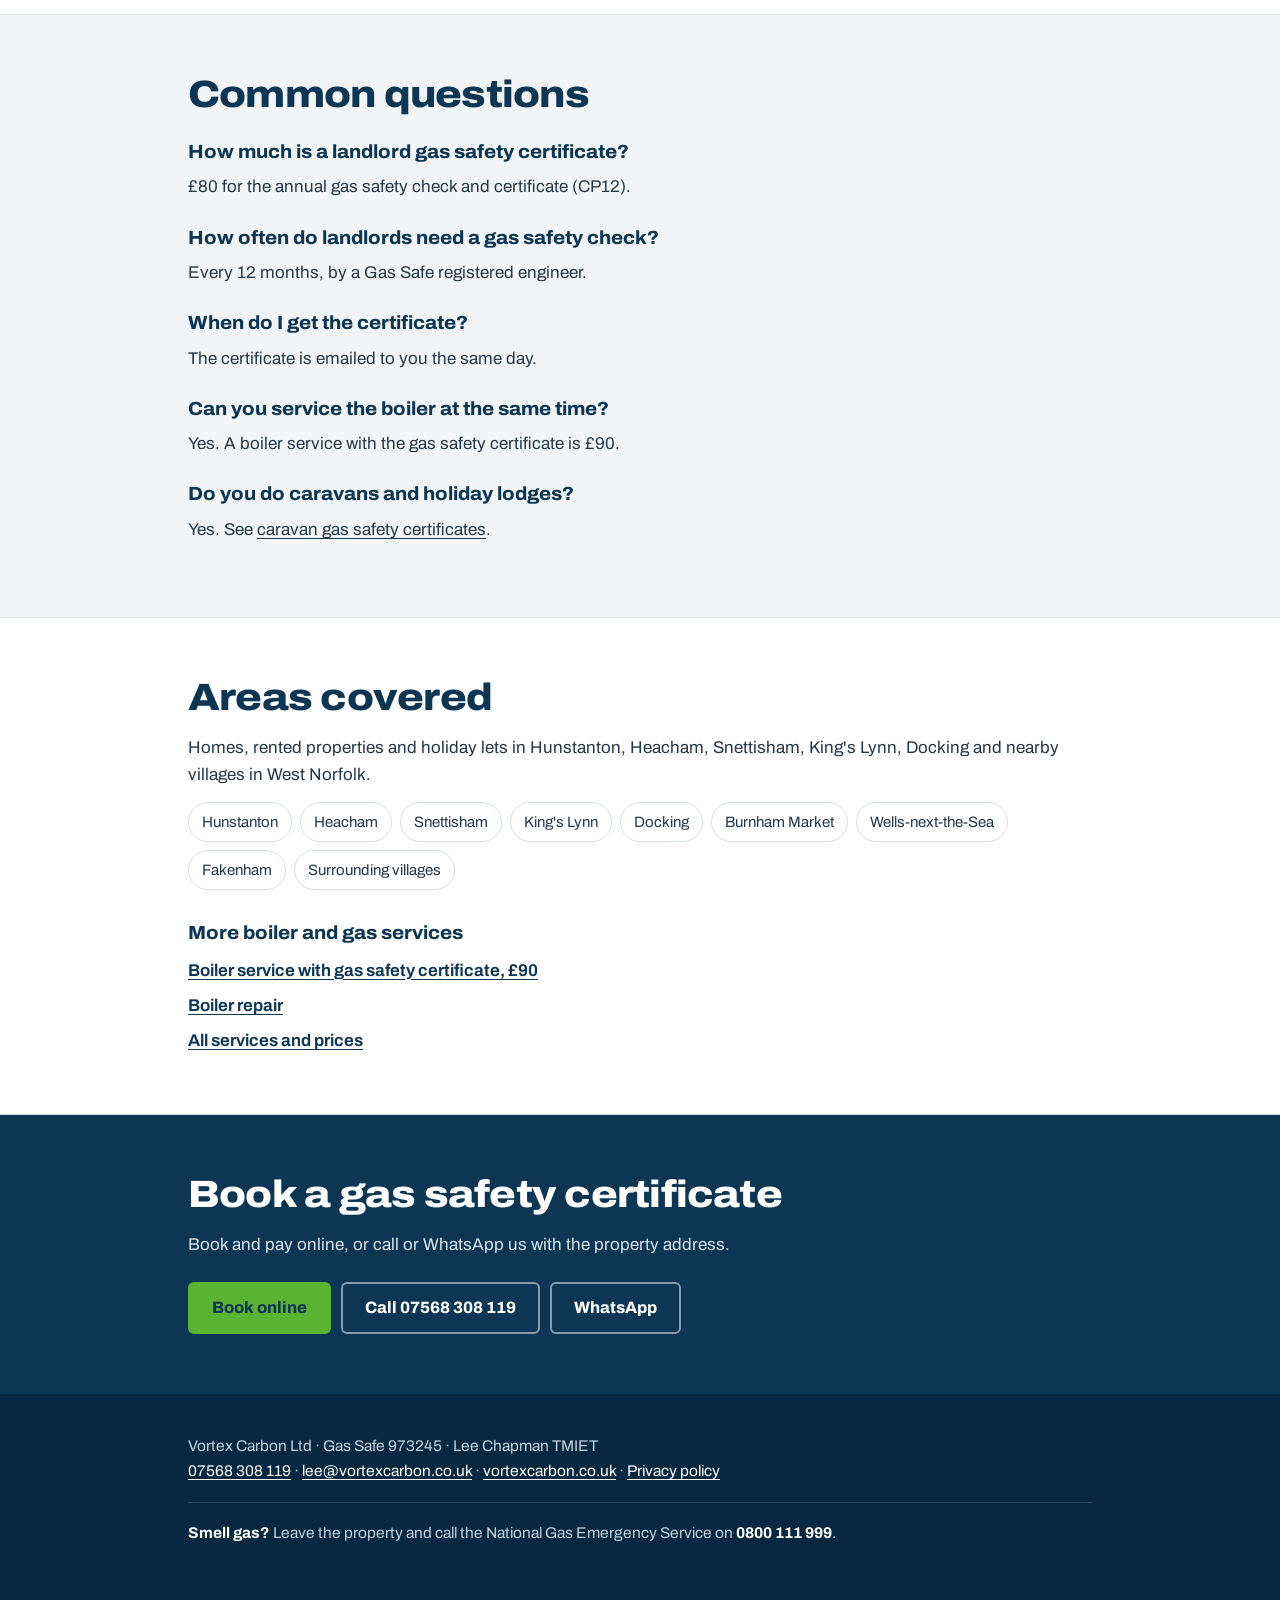
<file: landlord-gas-safety-certificate/index.html>
<!doctype html>
<html lang="en-GB">
<head>
<meta charset="utf-8">
<meta name="viewport" content="width=device-width,initial-scale=1,viewport-fit=cover">
<title>Landlord Gas Safety Certificate (CP12) Hunstanton and King&#x27;s Lynn | £80</title>
<meta name="description" content="Landlord gas safety certificates (CP12) in Hunstanton, Heacham, Snettisham, King&#x27;s Lynn and nearby villages. Annual legal check, certificate emailed the same day. £80. Gas Safe 973245.">
<link rel="canonical" href="https://vortexcarbon.co.uk/landlord-gas-safety-certificate/">
<meta property="og:type" content="website">
<meta property="og:site_name" content="Vortex Carbon">
<meta property="og:title" content="Landlord Gas Safety Certificate (CP12) Hunstanton and King&#x27;s Lynn | £80">
<meta property="og:description" content="Landlord gas safety certificates (CP12) in Hunstanton, Heacham, Snettisham, King&#x27;s Lynn and nearby villages. Annual legal check, certificate emailed the same day. £80. Gas Safe 973245.">
<meta property="og:image" content="https://vortexcarbon.co.uk/og-image.png">
<meta property="og:url" content="https://vortexcarbon.co.uk/landlord-gas-safety-certificate/">
<meta name="twitter:card" content="summary_large_image">
<meta name="theme-color" content="#0C3654">
<link rel="icon" type="image/png" href="/favicon-32.png">
<link rel="apple-touch-icon" href="/apple-touch-icon.png">
<link rel="preconnect" href="https://fonts.googleapis.com">
<link rel="preconnect" href="https://fonts.gstatic.com" crossorigin>
<link rel="stylesheet" href="https://fonts.googleapis.com/css2?family=Archivo:wdth,wght@62..125,400..900&display=swap">
<link rel="stylesheet" href="/pages.css">
<script type="application/ld+json">{"@context": "https://schema.org", "@type": "Service", "name": "Landlord gas safety certificates (CP12)", "serviceType": "Landlord gas safety certificate (CP12)", "url": "https://vortexcarbon.co.uk/landlord-gas-safety-certificate/", "description": "Landlord gas safety certificates (CP12) in Hunstanton, Heacham, Snettisham, King's Lynn and nearby villages. Annual legal check, certificate emailed the same day. £80. Gas Safe 973245.", "provider": {"@type": ["Plumber", "HVACBusiness"], "@id": "https://vortexcarbon.co.uk/#business", "name": "Vortex Carbon Ltd", "url": "https://vortexcarbon.co.uk/", "telephone": "+447568308119"}, "areaServed": ["Hunstanton", "Heacham", "Snettisham", "King's Lynn", "Docking", "Burnham Market", "Wells-next-the-Sea", "Fakenham", "West Norfolk", "North Norfolk"], "offers": {"@type": "Offer", "price": "80", "priceCurrency": "GBP", "url": "https://vortexcarbon.co.uk/landlord-gas-safety-certificate/"}}</script>
<script type="application/ld+json">{"@context": "https://schema.org", "@type": "BreadcrumbList", "itemListElement": [{"@type": "ListItem", "position": 1, "name": "Vortex Carbon", "item": "https://vortexcarbon.co.uk/"}, {"@type": "ListItem", "position": 2, "name": "Landlord gas safety certificates", "item": "https://vortexcarbon.co.uk/landlord-gas-safety-certificate/"}]}</script>
<script type="application/ld+json">{"@context": "https://schema.org", "@type": "FAQPage", "mainEntity": [{"@type": "Question", "name": "How much is a landlord gas safety certificate?", "acceptedAnswer": {"@type": "Answer", "text": "£80 for the annual gas safety check and certificate (CP12)."}}, {"@type": "Question", "name": "How often do landlords need a gas safety check?", "acceptedAnswer": {"@type": "Answer", "text": "Every 12 months, by a Gas Safe registered engineer."}}, {"@type": "Question", "name": "When do I get the certificate?", "acceptedAnswer": {"@type": "Answer", "text": "The certificate is emailed to you the same day."}}, {"@type": "Question", "name": "Can you service the boiler at the same time?", "acceptedAnswer": {"@type": "Answer", "text": "Yes. A boiler service with the gas safety certificate is £90."}}, {"@type": "Question", "name": "Do you do caravans and holiday lodges?", "acceptedAnswer": {"@type": "Answer", "text": "Yes. See caravan gas safety certificates."}}]}</script>
</head>
<body>
<header class="top"><div class="wrap">
  <a class="logo" href="/" aria-label="Vortex Carbon home"><img src="/logo.webp" alt="Vortex Carbon: Gas, Water, Air, Electrical" width="107" height="48"></a>
  <a class="phone" href="tel:+447568308119"><small>Call or text</small><b>07568 308 119</b></a>
</div></header>
<div class="stripe" aria-hidden="true"></div>
<main>
<div class="hero"><div class="wrap">
  <p class="crumb"><a href="/">Vortex Carbon</a> / Landlord gas safety certificates</p>
  <h1>Landlord gas safety certificates (CP12)</h1>
  <p class="lead">The annual gas safety check that landlords need by law, for rented homes in Hunstanton, Heacham, Snettisham, King&#x27;s Lynn and nearby villages. Certificate emailed the same day.</p>
  <div class="price"><b>£80</b><span>gas safety certificate</span></div>
  <div class="row"><a class="btn go" href="https://buy.stripe.com/4gMeVf2Xi5UE2F3b5s2Ry02" target="_blank" rel="noopener">Book &amp; pay £80</a><a class="btn" href="tel:+447568308119">Call 07568 308 119</a><a class="btn" href="https://wa.me/447568308119">WhatsApp</a></div>
  <ul class="trust"><li>Gas Safe registered 973245</li><li>Rated 5.0 from 17 Google reviews</li></ul>
</div></div>
<section><div class="wrap"><h2>What is checked</h2><ul class="steps"><li><b>Every gas appliance</b><span>Each gas appliance in the property is inspected and tested.</span></li><li><b>Certificate the same day</b><span>Your gas safety certificate (CP12) is emailed the same day.</span></li><li><b>Every 12 months</b><span>The check is needed once a year.</span></li></ul></div></section>
<section class="alt"><div class="wrap"><h2>Who needs one</h2><p>By law, landlords must have the gas appliances, fittings and flues they provide checked every 12 months by a Gas Safe registered engineer, and give their tenants a copy of the certificate.</p><p>This applies to rented homes and to holiday lets.</p></div></section>
<section><div class="wrap"><h2>Prices</h2><ul class="prices"><li><span>Gas safety certificate (CP12)</span><b>£80</b></li><li><span>With a boiler service</span><b>£90</b></li></ul></div></section>
<section class="alt"><div class="wrap faq"><h2>Common questions</h2><h3>How much is a landlord gas safety certificate?</h3><p>£80 for the annual gas safety check and certificate (CP12).</p><h3>How often do landlords need a gas safety check?</h3><p>Every 12 months, by a Gas Safe registered engineer.</p><h3>When do I get the certificate?</h3><p>The certificate is emailed to you the same day.</p><h3>Can you service the boiler at the same time?</h3><p>Yes. A boiler service with the gas safety certificate is £90.</p><h3>Do you do caravans and holiday lodges?</h3><p><!---->Yes. See <a href="/caravan-gas-safety-certificate/">caravan gas safety certificates</a>.</p></div></section>
<section><div class="wrap"><h2>Areas covered</h2><p>Homes, rented properties and holiday lets in Hunstanton, Heacham, Snettisham, King&#x27;s Lynn, Docking and nearby villages in West Norfolk.</p><ul class="towns"><li>Hunstanton</li><li>Heacham</li><li>Snettisham</li><li>King&#x27;s Lynn</li><li>Docking</li><li>Burnham Market</li><li>Wells-next-the-Sea</li><li>Fakenham</li><li>Surrounding villages</li></ul>
<h3 style="margin-top:28px">More boiler and gas services</h3><ul class="more"><li><a href="/boiler-service/">Boiler service with gas safety certificate, £90</a></li><li><a href="/boiler-repair/">Boiler repair</a></li><li><a href="/">All services and prices</a></li></ul></div></section>
<section class="cta"><div class="wrap"><h2>Book a gas safety certificate</h2><p>Book and pay online, or call or WhatsApp us with the property address.</p>
<div class="row"><a class="btn go" href="/#book">Book online</a><a class="btn" href="tel:+447568308119">Call 07568 308 119</a><a class="btn" href="https://wa.me/447568308119">WhatsApp</a></div></div></section>
</main>
<footer><div class="wrap">
  <p>Vortex Carbon Ltd · Gas Safe 973245 · Lee Chapman TMIET<br><a href="tel:+447568308119">07568 308 119</a> · <a href="mailto:lee@vortexcarbon.co.uk">lee@vortexcarbon.co.uk</a> · <a href="/">vortexcarbon.co.uk</a> · <a href="/privacy/">Privacy policy</a></p>
  <p class="emerg"><b>Smell gas?</b> Leave the property and call the National Gas Emergency Service on <b>0800 111 999</b>.</p>
</div></footer>
<nav class="bar-m" aria-label="Quick contact"><a class="btn" href="tel:+447568308119">Call</a><a class="btn" href="https://wa.me/447568308119">WhatsApp</a><a class="btn go" href="/#book">Book</a></nav>
<!-- Visit counter (GoatCounter: no cookies, no personal data). Numbers at vortexcarbon.goatcounter.com -->
<script data-goatcounter="https://vortexcarbon.goatcounter.com/count" async src="https://gc.zgo.at/count.js"></script>
<script>
document.addEventListener('click', e => {
  const a = e.target.closest('a'); if (!a || !window.goatcounter || !goatcounter.count) return;
  const h = a.getAttribute('href') || '';
  const n = h === '#book' ? 'Book tapped' : h.startsWith('tel:') ? 'Call tapped' : h.includes('wa.me') ? 'WhatsApp tapped' : h.includes('buy.stripe.com') ? 'Book and pay tapped' : h.startsWith('mailto:') ? 'Email tapped' : '';
  if (n) goatcounter.count({ path: n.toLowerCase().replace(/ /g, '-'), title: n, event: true });
});
</script>
</body>
</html>
</file>
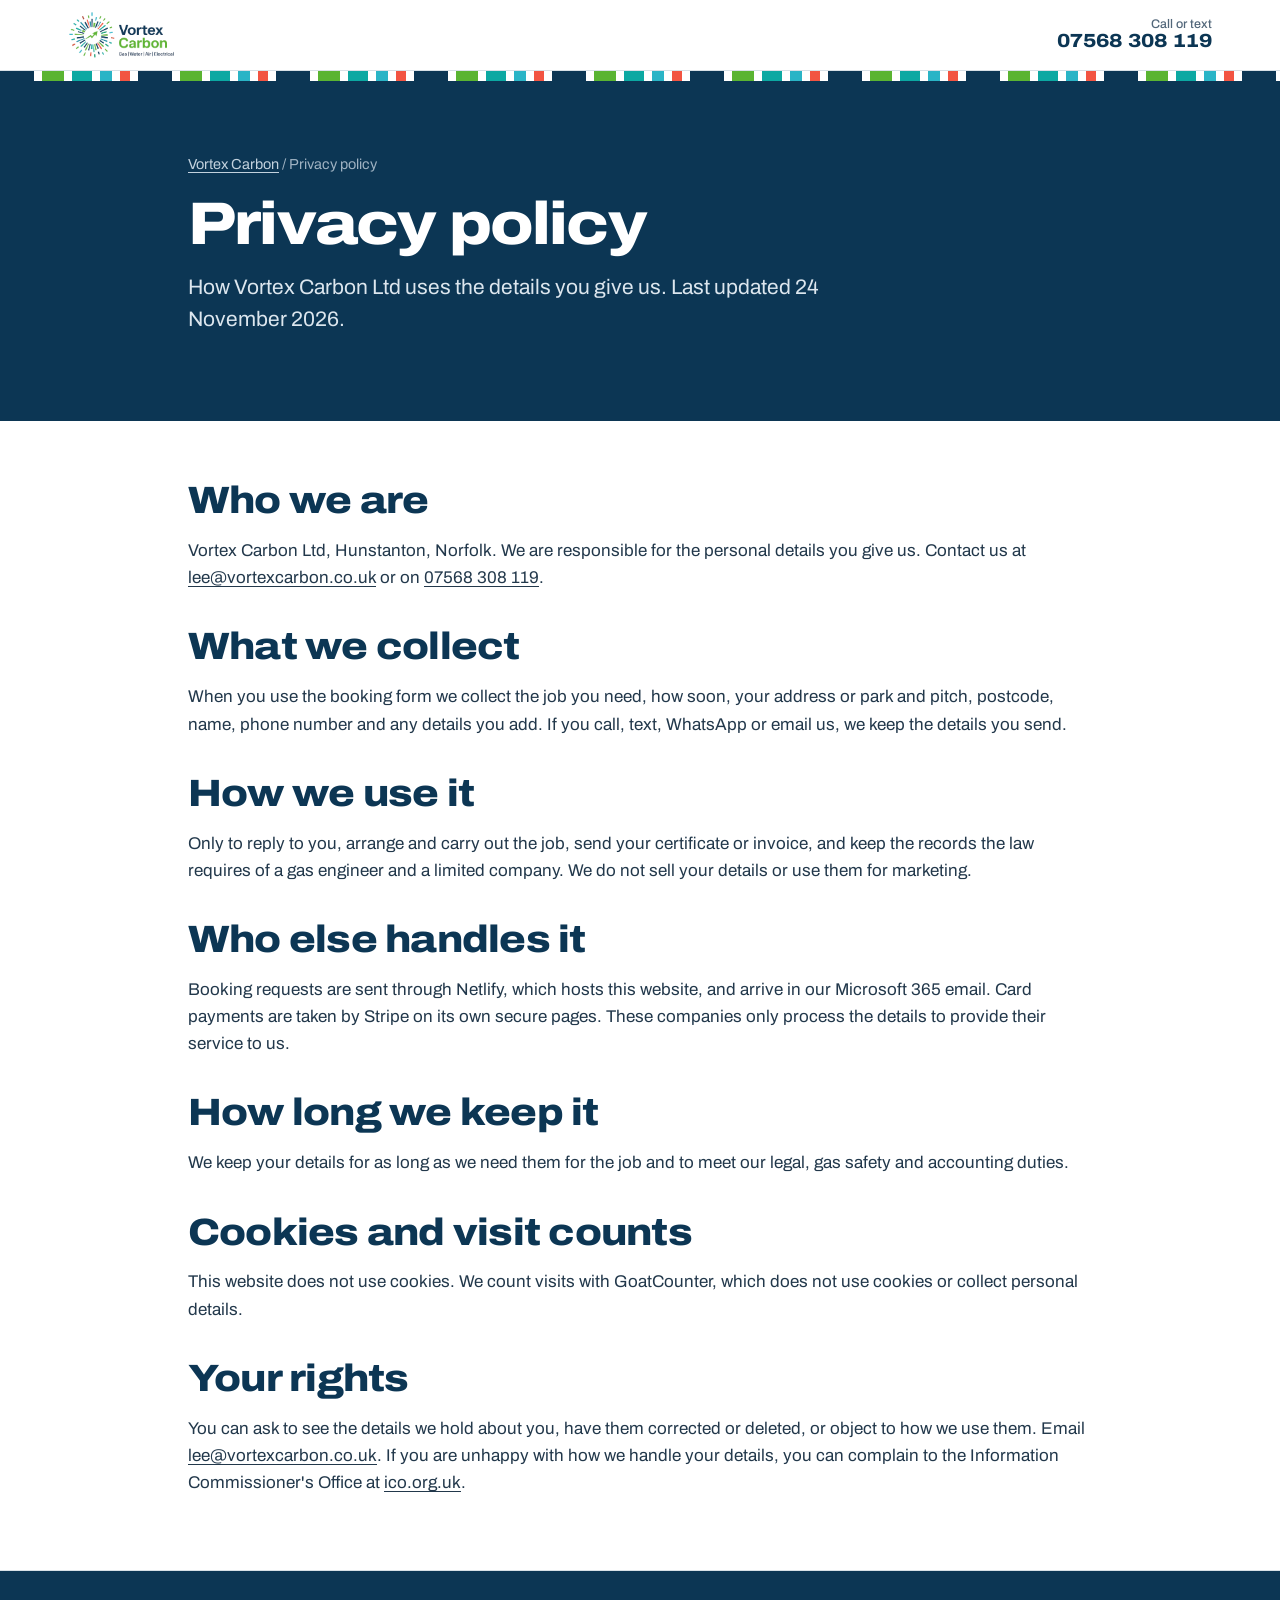
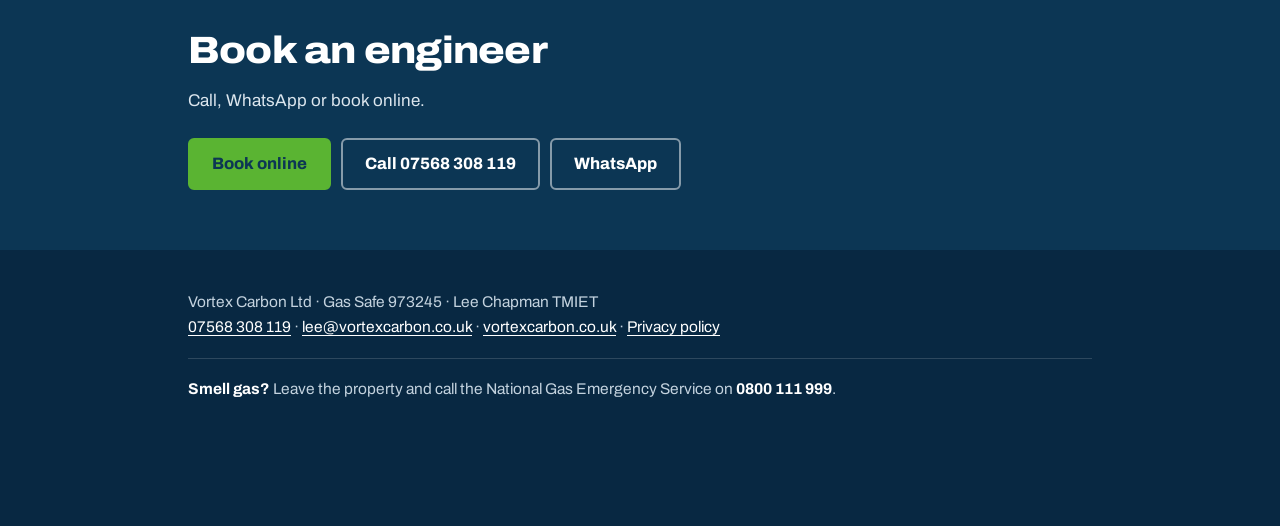
<file: privacy/index.html>
<!doctype html>
<html lang="en-GB">
<head>
<meta charset="utf-8">
<meta name="viewport" content="width=device-width,initial-scale=1,viewport-fit=cover">
<title>Privacy Policy | Vortex Carbon, Hunstanton</title>
<meta name="description" content="How Vortex Carbon Ltd, gas engineers in Hunstanton, uses the details you send through the booking form, by phone, WhatsApp or email.">
<link rel="canonical" href="https://vortexcarbon.co.uk/privacy/">
<meta property="og:type" content="website">
<meta property="og:site_name" content="Vortex Carbon">
<meta property="og:title" content="Privacy Policy | Vortex Carbon, Hunstanton">
<meta property="og:description" content="How Vortex Carbon Ltd, gas engineers in Hunstanton, uses the details you send through the booking form, by phone, WhatsApp or email.">
<meta property="og:image" content="https://vortexcarbon.co.uk/og-image.png">
<meta property="og:url" content="https://vortexcarbon.co.uk/privacy/">
<meta name="twitter:card" content="summary_large_image">
<meta name="theme-color" content="#0C3654">
<link rel="icon" type="image/png" href="/favicon-32.png">
<link rel="apple-touch-icon" href="/apple-touch-icon.png">
<link rel="preconnect" href="https://fonts.googleapis.com">
<link rel="preconnect" href="https://fonts.gstatic.com" crossorigin>
<link rel="stylesheet" href="https://fonts.googleapis.com/css2?family=Archivo:wdth,wght@62..125,400..900&display=swap">
<link rel="stylesheet" href="/pages.css">
<script type="application/ld+json">{"@context": "https://schema.org", "@type": "BreadcrumbList", "itemListElement": [{"@type": "ListItem", "position": 1, "name": "Vortex Carbon", "item": "https://vortexcarbon.co.uk/"}, {"@type": "ListItem", "position": 2, "name": "Privacy policy", "item": "https://vortexcarbon.co.uk/privacy/"}]}</script>
</head>
<body>
<header class="top"><div class="wrap">
  <a class="logo" href="/" aria-label="Vortex Carbon home"><img src="/logo.webp" alt="Vortex Carbon: Gas, Water, Air, Electrical" width="107" height="48"></a>
  <a class="phone" href="tel:+447568308119"><small>Call or text</small><b>07568 308 119</b></a>
</div></header>
<div class="stripe" aria-hidden="true"></div>
<main>
<div class="hero"><div class="wrap">
  <p class="crumb"><a href="/">Vortex Carbon</a> / Privacy policy</p>
  <h1>Privacy policy</h1>
  <p class="lead">How Vortex Carbon Ltd uses the details you give us. Last updated 24 November 2026.</p>
  
</div></div>
<section><div class="wrap">
<h2>Who we are</h2><p>Vortex Carbon Ltd, Hunstanton, Norfolk. We are responsible for the personal details you give us. Contact us at <a href="mailto:lee@vortexcarbon.co.uk">lee@vortexcarbon.co.uk</a> or on <a href="tel:+447568308119">07568 308 119</a>.</p>
<h2 style="margin-top:36px">What we collect</h2><p>When you use the booking form we collect the job you need, how soon, your address or park and pitch, postcode, name, phone number and any details you add. If you call, text, WhatsApp or email us, we keep the details you send.</p>
<h2 style="margin-top:36px">How we use it</h2><p>Only to reply to you, arrange and carry out the job, send your certificate or invoice, and keep the records the law requires of a gas engineer and a limited company. We do not sell your details or use them for marketing.</p>
<h2 style="margin-top:36px">Who else handles it</h2><p>Booking requests are sent through Netlify, which hosts this website, and arrive in our Microsoft 365 email. Card payments are taken by Stripe on its own secure pages. These companies only process the details to provide their service to us.</p>
<h2 style="margin-top:36px">How long we keep it</h2><p>We keep your details for as long as we need them for the job and to meet our legal, gas safety and accounting duties.</p>
<h2 style="margin-top:36px">Cookies and visit counts</h2><p>This website does not use cookies. We count visits with GoatCounter, which does not use cookies or collect personal details.</p>
<h2 style="margin-top:36px">Your rights</h2><p>You can ask to see the details we hold about you, have them corrected or deleted, or object to how we use them. Email <a href="mailto:lee@vortexcarbon.co.uk">lee@vortexcarbon.co.uk</a>. If you are unhappy with how we handle your details, you can complain to the Information Commissioner&#x27;s Office at <a href="https://ico.org.uk">ico.org.uk</a>.</p>
</div></section>
<section class="cta"><div class="wrap"><h2>Book an engineer</h2><p>Call, WhatsApp or book online.</p>
<div class="row"><a class="btn go" href="/#book">Book online</a><a class="btn" href="tel:+447568308119">Call 07568 308 119</a><a class="btn" href="https://wa.me/447568308119">WhatsApp</a></div></div></section>
</main>
<footer><div class="wrap">
  <p>Vortex Carbon Ltd · Gas Safe 973245 · Lee Chapman TMIET<br><a href="tel:+447568308119">07568 308 119</a> · <a href="mailto:lee@vortexcarbon.co.uk">lee@vortexcarbon.co.uk</a> · <a href="/">vortexcarbon.co.uk</a> · <a href="/privacy/">Privacy policy</a></p>
  <p class="emerg"><b>Smell gas?</b> Leave the property and call the National Gas Emergency Service on <b>0800 111 999</b>.</p>
</div></footer>
<nav class="bar-m" aria-label="Quick contact"><a class="btn" href="tel:+447568308119">Call</a><a class="btn" href="https://wa.me/447568308119">WhatsApp</a><a class="btn go" href="/#book">Book</a></nav>
<!-- Visit counter (GoatCounter: no cookies, no personal data). Numbers at vortexcarbon.goatcounter.com -->
<script data-goatcounter="https://vortexcarbon.goatcounter.com/count" async src="https://gc.zgo.at/count.js"></script>
<script>
document.addEventListener('click', e => {
  const a = e.target.closest('a'); if (!a || !window.goatcounter || !goatcounter.count) return;
  const h = a.getAttribute('href') || '';
  const n = h === '#book' ? 'Book tapped' : h.startsWith('tel:') ? 'Call tapped' : h.includes('wa.me') ? 'WhatsApp tapped' : h.includes('buy.stripe.com') ? 'Book and pay tapped' : h.startsWith('mailto:') ? 'Email tapped' : '';
  if (n) goatcounter.count({ path: n.toLowerCase().replace(/ /g, '-'), title: n, event: true });
});
</script>
</body>
</html>
</file>
<file: pages.css>
:root{--navy:#0C3654;--navy-2:#082842;--green:#5AB432;--green-ink:#367A1A;--teal:#0CA8A2;--cyan:#2AB4C6;--coral:#F25442;--text:#22384B;--mute:#52677A;--line:#D8E0E6;--paper:#FFFFFF;--paper-2:#F2F5F7;--f:"Archivo",ui-sans-serif,system-ui,-apple-system,"Segoe UI",sans-serif;--gut:clamp(16px,4vw,48px);--max:1000px}
*,*::before,*::after{box-sizing:border-box}
html{-webkit-text-size-adjust:100%}
body{margin:0;background:var(--paper);color:var(--text);font:400 17px/1.6 var(--f);-webkit-font-smoothing:antialiased;overflow-x:hidden}
a{color:inherit;text-underline-offset:.2em}
:focus-visible{outline:3px solid var(--cyan);outline-offset:3px}
img{display:block;max-width:100%}
h1,h2,h3{color:var(--navy);margin:0;text-wrap:balance}
h1{font-size:clamp(34px,5.6vw,60px);line-height:1;font-weight:820;font-stretch:115%;letter-spacing:-.03em}
h2{font-size:clamp(26px,3.4vw,38px);line-height:1.05;font-weight:820;font-stretch:112%;letter-spacing:-.02em;margin-bottom:16px}
h3{font-size:19px;font-weight:750;font-stretch:106%}
p{margin:0 0 14px}
.wrap{max-width:var(--max);margin:0 auto;padding-inline:var(--gut)}
.top{background:#fff;border-bottom:1px solid var(--line)}
.top .wrap{display:flex;align-items:center;justify-content:space-between;gap:12px;min-height:70px;max-width:1240px}
.top .logo img{height:48px;width:auto}
.top .phone{display:flex;flex-direction:column;align-items:flex-end;text-decoration:none;line-height:1.1}
.top .phone small{font-size:12.5px;color:var(--mute);font-weight:500}
.top .phone b{font-size:19px;font-weight:800;font-stretch:112%;color:var(--navy)}
.stripe{height:10px;background:repeating-linear-gradient(90deg,var(--navy) 0 34px,transparent 34px 42px,var(--green) 42px 64px,transparent 64px 72px,var(--teal) 72px 92px,transparent 92px 100px,var(--cyan) 100px 112px,transparent 112px 120px,var(--coral) 120px 130px,transparent 130px 138px)}
.hero{background:var(--navy);color:#DCE6EE;padding-block:clamp(36px,6vw,72px)}
.hero h1{color:#fff}
.crumb{font-size:14.5px;color:#9FB2C2;margin-bottom:18px}
.crumb a{color:#C3D2DE}
.lead{font-size:clamp(18px,1.7vw,21px);line-height:1.5;margin-top:18px;max-width:56ch}
.price{display:inline-flex;align-items:baseline;gap:8px;margin-top:22px;padding:10px 16px;border:1px solid rgba(255,255,255,.3);border-radius:8px;color:#DCE6EE;font-size:16px}
.price b{color:#fff;font-size:30px;font-weight:850;font-stretch:112%;letter-spacing:-.02em}
.row{display:flex;flex-wrap:wrap;gap:10px;margin-top:24px}
.btn{display:inline-flex;align-items:center;justify-content:center;min-height:52px;padding:0 22px;border-radius:6px;border:2px solid var(--navy);background:#fff;color:var(--navy);font-weight:750;font-size:16.5px;text-decoration:none}
.btn.go{background:var(--green);border-color:var(--green);color:var(--navy)}
.hero .btn{border-color:rgba(255,255,255,.5);background:transparent;color:#fff}
.hero .btn.go{background:var(--green);border-color:var(--green);color:var(--navy)}
.trust{list-style:none;margin:26px 0 0;padding:0;display:flex;flex-wrap:wrap;gap:6px 22px;font-size:15px;color:#C3D2DE}
section{padding-block:clamp(36px,5vw,60px);border-bottom:1px solid var(--line)}
section.alt{background:var(--paper-2)}
.steps{list-style:none;margin:8px 0 0;padding:0;display:grid;gap:0;border-top:2px solid var(--navy)}
.steps li{display:grid;grid-template-columns:minmax(0,1fr) minmax(0,1.6fr);gap:4px 24px;padding:16px 0;border-bottom:1px solid var(--line)}
.steps b{color:var(--navy);font-weight:750}
.steps span{color:var(--mute)}
.prices{list-style:none;margin:8px 0 0;padding:0;display:grid;grid-template-columns:repeat(2,minmax(0,1fr));gap:10px}
.prices li{display:flex;justify-content:space-between;align-items:baseline;gap:12px;padding:13px 16px;border:1px solid var(--line);border-radius:8px;background:#fff}
.prices b{color:var(--navy);font-weight:850;font-stretch:112%;font-size:21px;white-space:nowrap}
.note{color:var(--mute);font-size:15.5px;margin-top:14px}
.faq h3{margin:22px 0 6px}
.faq p{color:var(--text)}
.towns{list-style:none;margin:12px 0 0;padding:0;display:flex;flex-wrap:wrap;gap:8px}
.towns li{padding:7px 13px;border:1px solid var(--line);border-radius:999px;font-size:15px;background:#fff}
.parks{list-style:none;margin:8px 0 0;padding:0;border-top:2px solid var(--navy)}
.parks li{display:flex;justify-content:space-between;gap:16px;padding:12px 0;border-bottom:1px solid var(--line)}
.parks b{color:var(--navy);font-weight:700}
.parks span{color:var(--mute);white-space:nowrap}
.more{list-style:none;margin:8px 0 0;padding:0;display:grid;gap:8px}
.more a{font-weight:650;color:var(--navy)}
.cta{background:var(--navy);color:#DCE6EE;border-bottom:0}
.cta h2{color:#fff}
.cta .btn{border-color:rgba(255,255,255,.5);background:transparent;color:#fff}
.cta .btn.go{background:var(--green);border-color:var(--green);color:var(--navy)}
footer{background:var(--navy-2);color:#C3D2DE;padding-block:40px 110px;font-size:15.5px}
footer a{color:#fff}
footer .emerg{margin-top:18px;padding-top:18px;border-top:1px solid rgba(255,255,255,.15)}
footer .emerg b{color:#fff}
.bar-m{display:none}
@media (max-width:760px){.bar-m{display:grid;grid-template-columns:1fr 1fr 1.3fr;gap:8px;position:fixed;left:0;right:0;bottom:0;z-index:50;padding:10px 12px calc(10px + env(safe-area-inset-bottom,0px));background:#fff;border-top:1px solid var(--line)}.bar-m .btn{min-height:50px;padding:0 10px;font-size:15px}}
@media (max-width:560px){.steps li,.prices{grid-template-columns:minmax(0,1fr)}.top .logo img{height:42px}.top .phone b{font-size:17px}}
</file>
